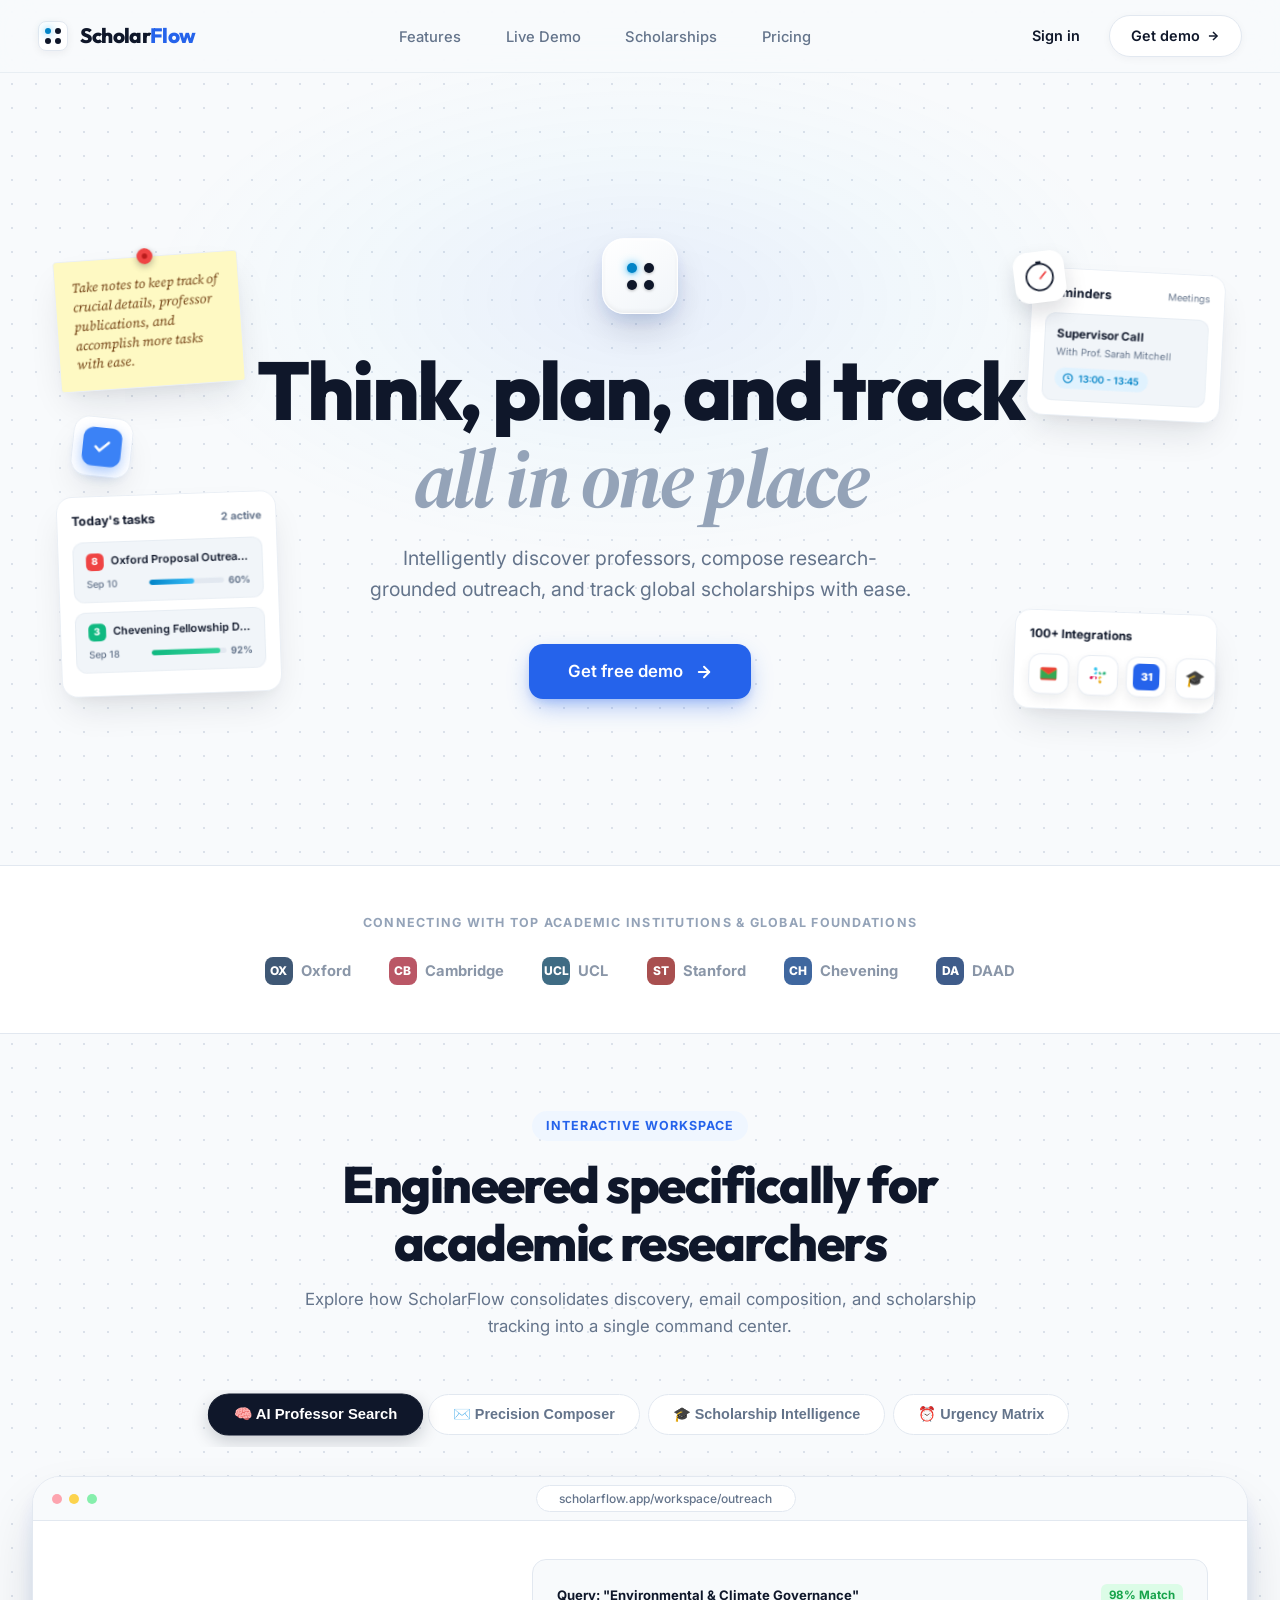
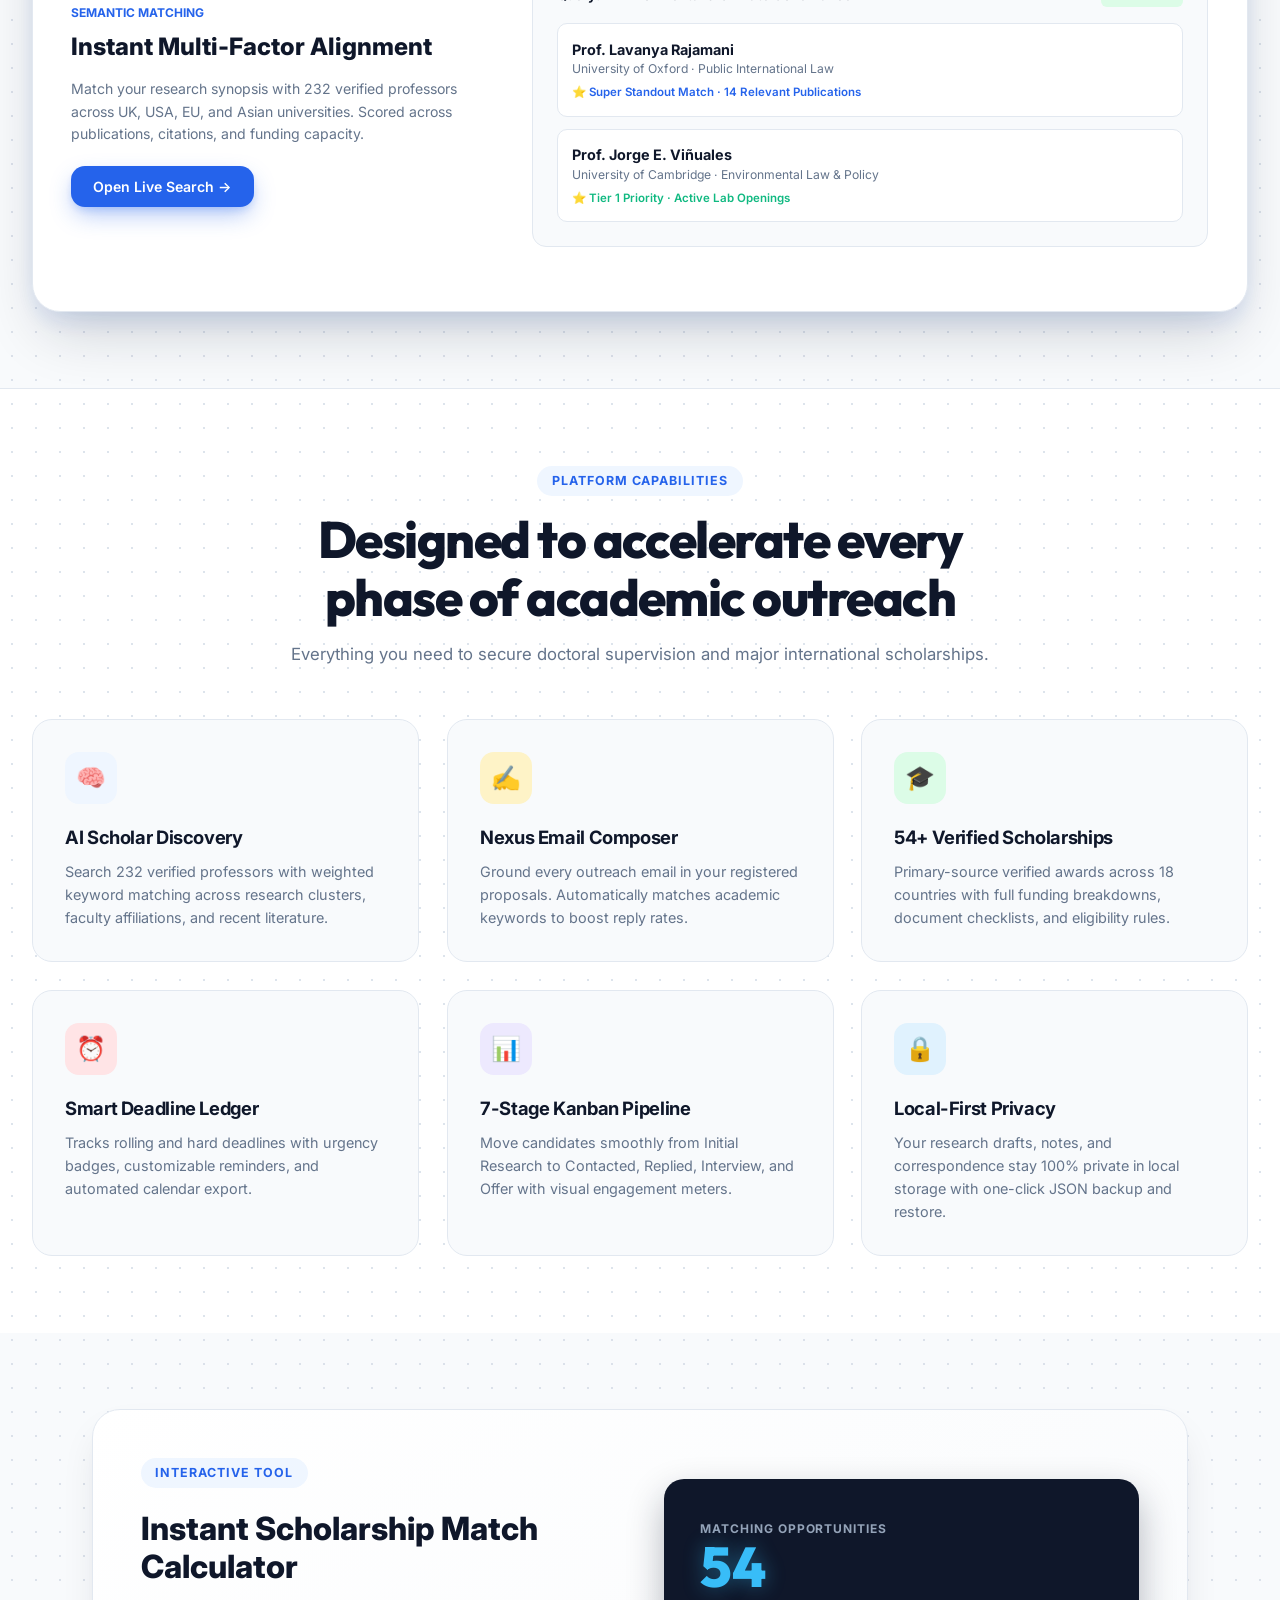
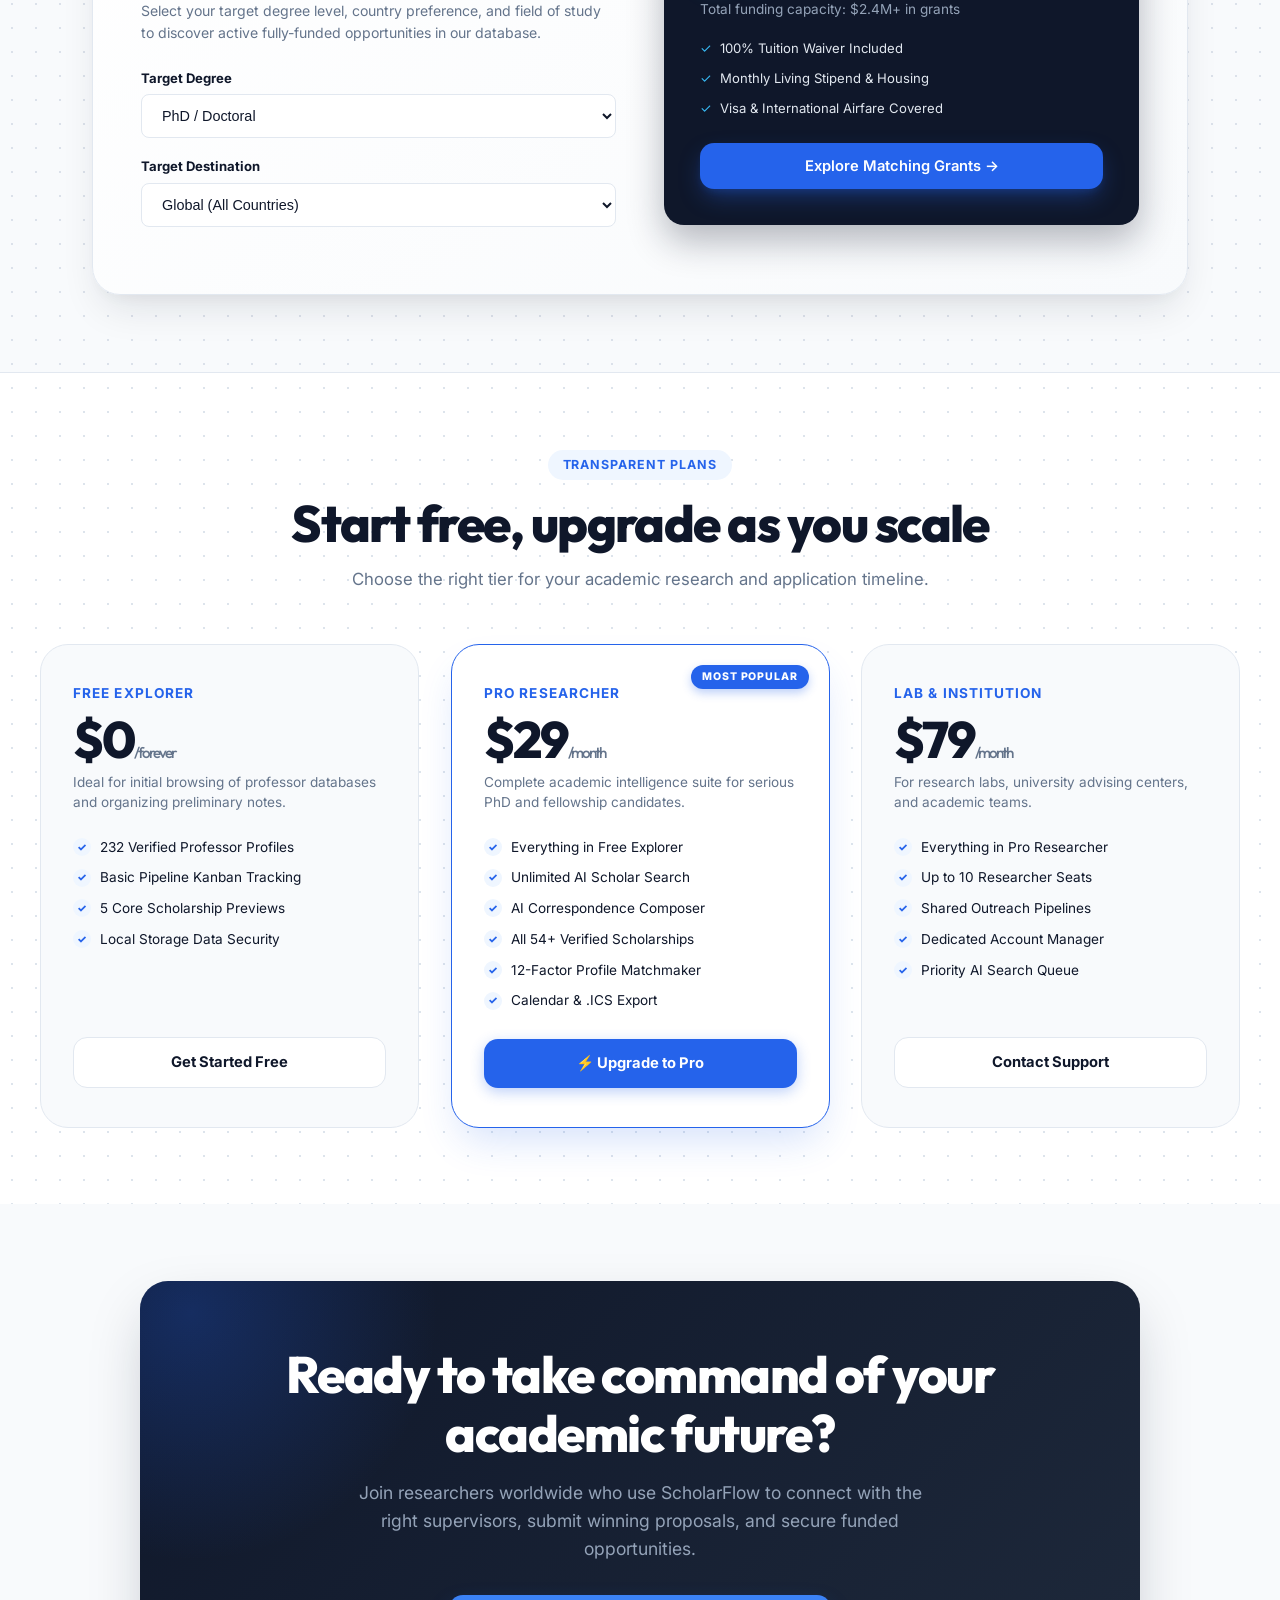
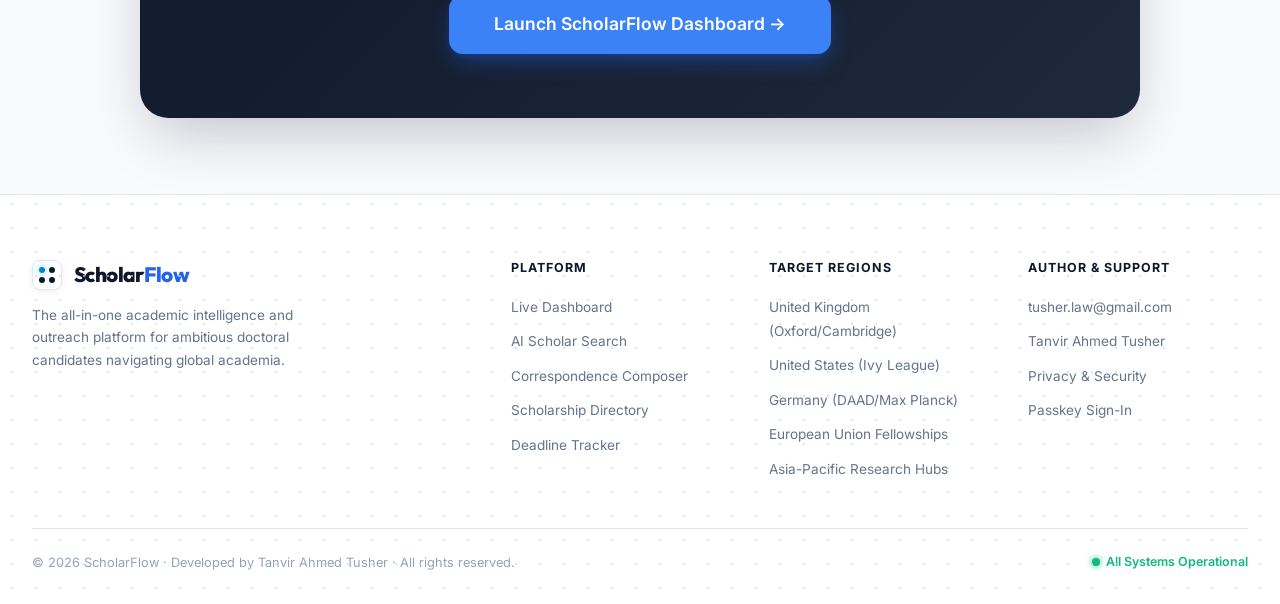
<file: landing.html>
<!DOCTYPE html>
<html lang="en">
<head>
  <meta charset="UTF-8">
  <meta name="viewport" content="width=device-width, initial-scale=1.0, maximum-scale=5.0, viewport-fit=cover">
  <title>ScholarFlow — Think, Plan, and Track Academic Outreach</title>
  <meta name="description" content="Intelligently discover professors, compose research-grounded outreach, track 54+ global scholarships, and manage PhD application deadlines in one cohesive ecosystem.">
  <meta name="theme-color" content="#2563EB">

  <!-- Favicon -->
  <link rel="icon" href="data:image/svg+xml,<svg xmlns=%22http://www.w3.org/2000/svg%22 viewBox=%220 0 100 100%22><rect width=%22100%22 height=%22100%22 rx=%2222%22 fill=%22%232563EB%22/><circle cx=%2235%22 cy=%2235%22 r=%2210%22 fill=%22%2338BDF8%22/><circle cx=%2265%22 cy=%2235%22 r=%2210%22 fill=%22white%22/><circle cx=%2235%22 cy=%2265%22 r=%2210%22 fill=%22white%22/><circle cx=%2265%22 cy=%2265%22 r=%2210%22 fill=%22white%22/></svg>">

  <!-- Google Fonts: Inter & Source Serif 4 & Outfit -->
  <link rel="preconnect" href="https://fonts.googleapis.com">
  <link rel="preconnect" href="https://fonts.gstatic.com" crossorigin>
  <link href="https://fonts.googleapis.com/css2?family=Inter:wght@300;400;500;600;700;800;900&family=Outfit:wght@400;500;600;700;800&family=Source+Serif+4:ital,opsz,wght@0,8..60,400;0,8..60,600;0,8..60,700;0,8..60,800;1,8..60,400;1,8..60,600&display=swap" rel="stylesheet">

  <style>
    /* ==========================================================================
       CHRONOTASK-INSPIRED 3D INTERACTIVE DESIGN SYSTEM
       ========================================================================== */
    *, *::before, *::after {
      box-sizing: border-box;
      margin: 0;
      padding: 0;
    }

    :root {
      --primary: #2563EB;
      --primary-hover: #1D4ED8;
      --primary-light: #EFF6FF;
      --primary-glow: rgba(37, 99, 235, 0.35);
      --cyan-dot: #0284C7;
      --cyan-bright: #38BDF8;

      --bg: #F8FAFC;
      --surface: #FFFFFF;
      --surface-subtle: #F1F5F9;
      --surface-hover: #F8FAFC;

      --border: #E2E8F0;
      --border-focus: #2563EB;
      --border-card: #EAEFF5;

      --text-main: #0F172A;
      --text-muted: #64748B;
      --text-light: #94A3B8;
      --text-subtle: #CBD5E1;

      --green: #10B981;
      --green-light: #ECFDF5;
      --amber: #F59E0B;
      --amber-light: #FEF3C7;
      --rose: #F43F5E;
      --rose-light: #FFE4E6;
      --purple: #8B5CF6;
      --purple-light: #F5F3FF;

      --shadow-sm: 0 2px 8px rgba(15, 23, 42, 0.04);
      --shadow-card: 0 10px 30px -5px rgba(15, 23, 42, 0.08), 0 4px 12px -2px rgba(15, 23, 42, 0.03);
      --shadow-float: 0 20px 40px -10px rgba(15, 23, 42, 0.12), 0 8px 16px -4px rgba(15, 23, 42, 0.04);
      --shadow-3d-deep: 0 28px 60px -12px rgba(15, 23, 42, 0.2), 0 12px 24px -6px rgba(37, 99, 235, 0.15);

      --radius-sm: 8px;
      --radius-md: 14px;
      --radius-lg: 20px;
      --radius-xl: 28px;
      --radius-full: 9999px;

      --font-sans: 'Inter', -apple-system, BlinkMacSystemFont, 'Segoe UI', Roboto, sans-serif;
      --font-display: 'Outfit', 'Inter', sans-serif;
      --font-serif: 'Source Serif 4', Georgia, serif;
    }

    html {
      scroll-behavior: smooth;
      -webkit-text-size-adjust: 100%;
    }

    body {
      font-family: var(--font-sans);
      background-color: var(--bg);
      color: var(--text-main);
      line-height: 1.5;
      -webkit-font-smoothing: antialiased;
      overflow-x: hidden;
      position: relative;
      perspective: 1200px;
    }

    /* Subtle Dot Matrix Canvas */
    .bg-dot-pattern {
      position: absolute;
      inset: 0;
      background-image: radial-gradient(circle, #CBD5E1 1.25px, transparent 1.25px);
      background-size: 24px 24px;
      opacity: 0.65;
      pointer-events: none;
      z-index: 0;
    }

    /* Ambient Soft Radial Lighting */
    .ambient-glow {
      position: absolute;
      top: 40px;
      left: 50%;
      transform: translateX(-50%);
      width: min(1000px, 90vw);
      height: 520px;
      background: radial-gradient(ellipse at center, rgba(37, 99, 235, 0.08) 0%, rgba(56, 189, 248, 0.03) 40%, transparent 70%);
      pointer-events: none;
      z-index: 0;
      animation: ambientPulse 8s ease-in-out infinite alternate;
    }

    @keyframes ambientPulse {
      0% { transform: translateX(-50%) scale(1); opacity: 0.7; }
      100% { transform: translateX(-50%) scale(1.1); opacity: 1; }
    }

    /* ==========================================================================
       3D TILT & ZOOM INTERACTIVE UTILITIES
       ========================================================================== */
    .tilt-3d {
      transform-style: preserve-3d;
      transition: transform 0.2s cubic-bezier(0.16, 1, 0.3, 1), box-shadow 0.2s ease;
      will-change: transform;
      position: relative;
    }

    .tilt-3d::after {
      content: '';
      position: absolute;
      inset: 0;
      border-radius: inherit;
      background: radial-gradient(circle at 50% 50%, rgba(255, 255, 255, 0.35) 0%, transparent 60%);
      opacity: 0;
      transition: opacity 0.3s ease;
      pointer-events: none;
      z-index: 10;
    }

    .tilt-3d:hover::after {
      opacity: 1;
    }

    /* Scroll 3D Reveal Animations */
    .reveal-3d {
      opacity: 0;
      transform: perspective(1000px) translateY(40px) scale(0.95) rotateX(4deg);
      transition: opacity 0.7s cubic-bezier(0.16, 1, 0.3, 1), transform 0.7s cubic-bezier(0.16, 1, 0.3, 1);
      will-change: opacity, transform;
    }

    .reveal-3d.in-view {
      opacity: 1;
      transform: perspective(1000px) translateY(0) scale(1) rotateX(0deg);
    }

    /* Zoom in keyframe on load */
    @keyframes zoomInScale {
      from {
        opacity: 0;
        transform: scale(0.9) translateY(24px);
      }
      to {
        opacity: 1;
        transform: scale(1) translateY(0);
      }
    }

    /* ==========================================================================
       TOP NAVIGATION BAR & MOBILE DRAWER
       ========================================================================== */
    .landing-nav {
      position: sticky;
      top: 0;
      z-index: 100;
      background: rgba(248, 250, 252, 0.9);
      backdrop-filter: blur(16px) saturate(180%);
      -webkit-backdrop-filter: blur(16px) saturate(180%);
      border-bottom: 1px solid rgba(226, 232, 240, 0.7);
      transition: all 0.3s ease;
    }

    .nav-container {
      max-width: 1400px;
      margin: 0 auto;
      padding: 0 clamp(1rem, 3vw, 2.5rem);
      height: clamp(64px, 8vh, 76px);
      display: flex;
      align-items: center;
      justify-content: space-between;
    }

    .nav-brand {
      display: flex;
      align-items: center;
      gap: 0.75rem;
      text-decoration: none;
      color: var(--text-main);
      transition: transform 0.3s ease;
    }

    .nav-brand:hover {
      transform: scale(1.03);
    }

    .brand-icon-matrix {
      display: grid;
      grid-template-columns: repeat(2, 6px);
      gap: 4px;
      padding: 6px;
      background: #FFFFFF;
      border-radius: 8px;
      box-shadow: 0 2px 8px rgba(15, 23, 42, 0.06);
      border: 1px solid var(--border);
      transition: transform 0.3s cubic-bezier(0.16, 1, 0.3, 1), box-shadow 0.3s ease;
    }

    .nav-brand:hover .brand-icon-matrix {
      transform: rotate(-10deg) scale(1.1);
      box-shadow: 0 4px 14px var(--primary-glow);
    }

    .matrix-dot {
      width: 6px;
      height: 6px;
      border-radius: 50%;
      background: #0F172A;
    }

    .matrix-dot.active {
      background: #0284C7;
      box-shadow: 0 0 8px #38BDF8;
      animation: pulseActiveDot 2s infinite;
    }

    @keyframes pulseActiveDot {
      0%, 100% { transform: scale(1); box-shadow: 0 0 6px #38BDF8; }
      50% { transform: scale(1.3); box-shadow: 0 0 12px #38BDF8; }
    }

    .brand-text {
      font-family: var(--font-display);
      font-size: clamp(1.15rem, 2vw, 1.3rem);
      font-weight: 800;
      letter-spacing: -0.03em;
      color: var(--text-main);
    }

    .brand-text span {
      color: var(--primary);
    }

    .nav-menu {
      display: flex;
      align-items: center;
      gap: clamp(1rem, 2vw, 2rem);
      list-style: none;
    }

    .nav-link {
      font-size: 0.92rem;
      font-weight: 500;
      color: var(--text-muted);
      text-decoration: none;
      transition: all 0.2s ease;
      padding: 0.4rem 0.6rem;
      border-radius: 8px;
      position: relative;
    }

    .nav-link:hover {
      color: var(--primary);
      background: var(--primary-light);
      transform: translateY(-1px);
    }

    .nav-actions {
      display: flex;
      align-items: center;
      gap: 0.75rem;
    }

    .nav-signin-btn {
      font-size: 0.9rem;
      font-weight: 600;
      color: var(--text-main);
      text-decoration: none;
      padding: 0.55rem 1.1rem;
      border-radius: var(--radius-full);
      transition: all 0.2s ease;
    }

    .nav-signin-btn:hover {
      background: var(--surface-subtle);
      color: var(--primary);
      transform: translateY(-1px);
    }

    .nav-cta-btn {
      font-size: 0.9rem;
      font-weight: 600;
      color: var(--text-main);
      background: var(--surface);
      border: 1.5px solid var(--border);
      padding: 0.55rem 1.3rem;
      border-radius: var(--radius-full);
      text-decoration: none;
      box-shadow: var(--shadow-sm);
      transition: all 0.25s cubic-bezier(0.16, 1, 0.3, 1);
      display: inline-flex;
      align-items: center;
      gap: 0.35rem;
    }

    .nav-cta-btn:hover {
      border-color: var(--primary);
      color: var(--primary);
      background: var(--primary-light);
      transform: translateY(-2px) scale(1.02);
      box-shadow: 0 6px 18px var(--primary-glow);
    }

    .mobile-menu-toggle {
      display: none;
      background: none;
      border: none;
      width: 40px;
      height: 40px;
      border-radius: 8px;
      cursor: pointer;
      align-items: center;
      justify-content: center;
      color: var(--text-main);
    }

    .mobile-nav-drawer {
      position: fixed;
      top: 64px;
      left: 0;
      right: 0;
      background: rgba(255, 255, 255, 0.96);
      backdrop-filter: blur(20px);
      -webkit-backdrop-filter: blur(20px);
      border-bottom: 1px solid var(--border);
      padding: 1.5rem;
      display: flex;
      flex-direction: column;
      gap: 1rem;
      transform: translateY(-120%);
      opacity: 0;
      visibility: hidden;
      transition: all 0.35s cubic-bezier(0.16, 1, 0.3, 1);
      z-index: 99;
      box-shadow: 0 20px 40px rgba(15, 23, 42, 0.1);
    }

    .mobile-nav-drawer.open {
      transform: translateY(0);
      opacity: 1;
      visibility: visible;
    }

    .mobile-nav-link {
      font-size: 1.05rem;
      font-weight: 600;
      color: var(--text-main);
      text-decoration: none;
      padding: 0.6rem 0;
      border-bottom: 1px solid rgba(226, 232, 240, 0.5);
    }

    .mobile-nav-actions {
      display: flex;
      flex-direction: column;
      gap: 0.75rem;
      margin-top: 0.5rem;
    }

    /* ==========================================================================
       HERO SECTION WITH 3D SPATIAL CANVAS
       ========================================================================== */
    .hero-section {
      position: relative;
      padding: clamp(2.5rem, 6vw, 5rem) clamp(1rem, 3vw, 2rem) clamp(3rem, 6vw, 6rem);
      min-height: clamp(660px, 88vh, 940px);
      display: flex;
      align-items: center;
      justify-content: center;
      z-index: 1;
      overflow: visible;
      perspective: 1200px;
    }

    .hero-canvas {
      max-width: 1320px;
      width: 100%;
      margin: 0 auto;
      position: relative;
      text-align: center;
      display: flex;
      flex-direction: column;
      align-items: center;
      transform-style: preserve-3d;
      animation: zoomInScale 0.8s cubic-bezier(0.16, 1, 0.3, 1) both;
    }

    /* 3D Center App Tile with 360 Spin on Click */
    .hero-3d-tile {
      width: clamp(58px, 8vw, 76px);
      height: clamp(58px, 8vw, 76px);
      background: linear-gradient(145deg, #FFFFFF, #F1F5F9);
      border-radius: clamp(16px, 2vw, 22px);
      box-shadow: 
        0 18px 36px -6px rgba(15, 23, 42, 0.18),
        0 8px 16px -2px rgba(37, 99, 235, 0.12),
        inset 0 1px 2px rgba(255, 255, 255, 0.95),
        inset 0 -2px 4px rgba(0, 0, 0, 0.05);
      border: 1px solid rgba(255, 255, 255, 0.8);
      display: flex;
      align-items: center;
      justify-content: center;
      margin-bottom: clamp(1.2rem, 3vw, 2rem);
      cursor: pointer;
      position: relative;
      transform-style: preserve-3d;
      transition: transform 0.5s cubic-bezier(0.16, 1, 0.3, 1), box-shadow 0.3s ease;
      animation: floatCenterTile 5s ease-in-out infinite;
    }

    .hero-3d-tile:hover {
      transform: translateY(-8px) scale(1.12) rotateX(10deg) rotateY(-10deg);
      box-shadow: 0 24px 48px -6px rgba(37, 99, 235, 0.3);
    }

    .hero-3d-tile.flipped {
      animation: spinDice3D 0.8s cubic-bezier(0.16, 1, 0.3, 1) forwards;
    }

    @keyframes spinDice3D {
      0% { transform: scale(1) rotateY(0deg) rotateX(0deg); }
      50% { transform: scale(1.25) rotateY(180deg) rotateX(20deg) translateY(-20px); }
      100% { transform: scale(1) rotateY(360deg) rotateX(0deg); }
    }

    @keyframes floatCenterTile {
      0%, 100% { transform: translateY(0) scale(1); }
      50% { transform: translateY(-10px) scale(1.03); }
    }

    .hero-3d-matrix {
      display: grid;
      grid-template-columns: repeat(2, 10px);
      gap: 7px;
    }

    .hero-3d-matrix .dot {
      width: 10px;
      height: 10px;
      border-radius: 50%;
      background: #0F172A;
      box-shadow: 0 1px 3px rgba(0,0,0,0.25);
    }

    .hero-3d-matrix .dot.active {
      background: #0284C7;
      box-shadow: 0 0 10px #38BDF8, 0 1px 3px rgba(2, 132, 199, 0.4);
    }

    /* Hero Typography */
    .hero-headline {
      font-family: var(--font-display);
      font-size: clamp(2.4rem, 6.4vw, 5.2rem);
      font-weight: 800;
      line-height: 1.08;
      letter-spacing: -0.035em;
      margin-bottom: 1.25rem;
      max-width: 900px;
      transform: translateZ(20px);
    }

    .hero-headline .title-dark {
      color: #0F172A;
      display: block;
      transition: transform 0.3s ease;
    }

    .hero-headline .title-light {
      color: #94A3B8;
      font-weight: 700;
      display: block;
      font-family: var(--font-serif);
      font-style: italic;
    }

    .hero-description {
      font-size: clamp(0.98rem, 1.8vw, 1.22rem);
      color: var(--text-muted);
      max-width: 560px;
      margin: 0 auto clamp(1.75rem, 3vw, 2.5rem);
      line-height: 1.6;
      padding: 0 0.5rem;
      transform: translateZ(10px);
    }

    .hero-cta-btn {
      display: inline-flex;
      align-items: center;
      justify-content: center;
      gap: 0.75rem;
      background: #2563EB;
      color: #FFFFFF;
      font-size: clamp(0.95rem, 1.5vw, 1.05rem);
      font-weight: 600;
      padding: clamp(0.85rem, 1.5vw, 0.95rem) clamp(1.8rem, 3vw, 2.4rem);
      border-radius: var(--radius-md);
      text-decoration: none;
      box-shadow: 0 10px 24px -4px rgba(37, 99, 235, 0.4), 0 4px 8px -2px rgba(37, 99, 235, 0.2);
      transition: all 0.3s cubic-bezier(0.16, 1, 0.3, 1);
      position: relative;
      overflow: hidden;
      transform: translateZ(30px);
    }

    .hero-cta-btn::before {
      content: '';
      position: absolute;
      top: 0;
      left: -100%;
      width: 100%;
      height: 100%;
      background: linear-gradient(90deg, transparent, rgba(255, 255, 255, 0.25), transparent);
      transition: left 0.6s ease;
    }

    .hero-cta-btn:hover::before {
      left: 100%;
    }

    .hero-cta-btn:hover {
      background: #1D4ED8;
      transform: translateZ(40px) translateY(-3px) scale(1.03);
      box-shadow: 0 18px 36px -4px rgba(37, 99, 235, 0.55), 0 0 20px rgba(56, 189, 248, 0.4);
    }

    .hero-cta-btn:active {
      transform: translateZ(30px) translateY(0) scale(0.98);
    }

    /* ==========================================================================
       SURROUNDING FLOATING 3D CARDS (DESKTOP & TABLETS)
       ========================================================================== */
    .float-card-common {
      position: absolute;
      background: #FFFFFF;
      border: 1px solid var(--border-card);
      box-shadow: var(--shadow-float);
      z-index: 3;
      transform-style: preserve-3d;
      transition: transform 0.35s cubic-bezier(0.16, 1, 0.3, 1), box-shadow 0.35s ease, filter 0.35s ease;
      cursor: pointer;
    }

    .float-card-common:hover {
      z-index: 20;
      box-shadow: var(--shadow-3d-deep);
      filter: drop-shadow(0 0 16px rgba(37, 99, 235, 0.12));
    }

    /* 1. TOP-LEFT: Yellow Sticky Note */
    .float-widget-sticky {
      top: 2%;
      left: 1%;
      width: 245px;
      background: #FEF9C3;
      padding: 1.6rem 1.4rem 1.4rem;
      border-radius: 4px;
      transform: rotate(-5deg) translateZ(20px);
      animation: floatSticky 7s ease-in-out infinite;
    }

    .float-widget-sticky:hover {
      transform: rotate(0deg) scale(1.08) translateZ(40px) !important;
    }

    @keyframes floatSticky {
      0%, 100% { transform: translateY(0) rotate(-5deg) translateZ(20px); }
      50% { transform: translateY(-12px) rotate(-3deg) translateZ(25px); }
    }

    .pushpin-icon {
      position: absolute;
      top: -10px;
      left: 50%;
      transform: translateX(-50%);
      width: 18px;
      height: 18px;
      background: #EF4444;
      border-radius: 50%;
      box-shadow: 0 3px 8px rgba(0,0,0,0.3);
      transition: transform 0.3s ease;
    }

    .float-widget-sticky:hover .pushpin-icon {
      transform: translateX(-50%) translateY(-2px) scale(1.15);
    }

    .pushpin-icon::after {
      content: '';
      position: absolute;
      top: 50%;
      left: 50%;
      transform: translate(-50%, -50%);
      width: 6px;
      height: 6px;
      background: #B91C1C;
      border-radius: 50%;
    }

    .sticky-note-text {
      font-family: var(--font-serif);
      font-style: italic;
      font-size: 0.94rem;
      line-height: 1.45;
      color: #713F12;
      text-align: left;
    }

    /* 2. MIDDLE-LEFT: Checkmark 3D Tile */
    .float-widget-check {
      top: 38%;
      left: 3%;
      width: 78px;
      height: 78px;
      border-radius: 18px;
      display: flex;
      align-items: center;
      justify-content: center;
      transform: rotate(6deg) translateZ(15px);
      animation: floatCheck 6.5s ease-in-out infinite 1s;
    }

    .float-widget-check:hover {
      transform: rotate(0deg) scale(1.15) translateZ(45px) !important;
    }

    @keyframes floatCheck {
      0%, 100% { transform: translateY(0) rotate(6deg) translateZ(15px); }
      50% { transform: translateY(-14px) rotate(9deg) translateZ(30px); }
    }

    .check-inner-box {
      width: 44px;
      height: 44px;
      background: #3B82F6;
      border-radius: 12px;
      display: flex;
      align-items: center;
      justify-content: center;
      color: #FFFFFF;
      box-shadow: 0 6px 16px rgba(59, 130, 246, 0.45);
      transition: transform 0.3s cubic-bezier(0.16, 1, 0.3, 1);
    }

    .float-widget-check:hover .check-inner-box {
      transform: scale(1.1) rotate(6deg);
    }

    /* 3. BOTTOM-LEFT: Today's Tasks */
    .float-widget-tasks {
      bottom: -2%;
      left: 1%;
      width: 285px;
      border-radius: 18px;
      padding: 1.25rem 1.4rem;
      text-align: left;
      transform: rotate(-2deg) translateZ(25px);
      animation: floatTasks 8s ease-in-out infinite 0.5s;
    }

    .float-widget-tasks:hover {
      transform: rotate(0deg) scale(1.06) translateZ(50px) !important;
    }

    @keyframes floatTasks {
      0%, 100% { transform: translateY(0) rotate(-2deg) translateZ(25px); }
      50% { transform: translateY(-12px) rotate(-1deg) translateZ(35px); }
    }

    .tab-folder-header {
      font-size: 0.88rem;
      font-weight: 700;
      color: var(--text-main);
      margin-bottom: 0.85rem;
      display: flex;
      align-items: center;
      justify-content: space-between;
    }

    .task-item-row {
      background: var(--surface-subtle);
      border-radius: 12px;
      padding: 0.75rem 0.85rem;
      margin-bottom: 0.65rem;
      border: 1px solid rgba(226, 232, 240, 0.6);
      transition: transform 0.2s ease, background 0.2s ease;
    }

    .task-item-row:hover {
      background: #EFF6FF;
      transform: translateX(3px);
    }

    .task-title-wrap {
      display: flex;
      align-items: center;
      gap: 0.5rem;
      margin-bottom: 0.45rem;
    }

    .task-num-badge {
      width: 20px;
      height: 20px;
      border-radius: 6px;
      font-size: 0.7rem;
      font-weight: 800;
      display: flex;
      align-items: center;
      justify-content: center;
      color: #FFFFFF;
    }

    .task-num-badge.red { background: #EF4444; }
    .task-num-badge.green { background: #10B981; }

    .task-name-text {
      font-size: 0.78rem;
      font-weight: 600;
      color: var(--text-main);
      flex: 1;
      white-space: nowrap;
      overflow: hidden;
      text-overflow: ellipsis;
    }

    .task-meta-row {
      display: flex;
      align-items: center;
      justify-content: space-between;
    }

    .task-date-text {
      font-size: 0.68rem;
      color: var(--text-muted);
      font-weight: 500;
    }

    .task-progress-bar-wrap {
      width: 85px;
      height: 6px;
      background: #E2E8F0;
      border-radius: 3px;
      overflow: hidden;
    }

    .task-progress-fill {
      height: 100%;
      border-radius: 3px;
      background: linear-gradient(90deg, #0284C7, #38BDF8);
      transition: width 1s ease;
    }

    .task-percent-text {
      font-size: 0.68rem;
      font-weight: 700;
      color: var(--text-muted);
      margin-left: 0.35rem;
    }

    /* 4. TOP-RIGHT: Stopwatch & Reminders */
    .float-widget-reminders {
      top: 5%;
      right: 1%;
      width: 255px;
      border-radius: 18px;
      padding: 1.25rem 1.4rem;
      text-align: left;
      transform: rotate(4deg) translateZ(20px);
      animation: floatReminders 7s ease-in-out infinite 1.5s;
    }

    .float-widget-reminders:hover {
      transform: rotate(0deg) scale(1.06) translateZ(45px) !important;
    }

    @keyframes floatReminders {
      0%, 100% { transform: translateY(0) rotate(4deg) translateZ(20px); }
      50% { transform: translateY(-14px) rotate(2deg) translateZ(30px); }
    }

    .stopwatch-3d-tile {
      position: absolute;
      top: -18px;
      left: -22px;
      width: 58px;
      height: 58px;
      background: #FFFFFF;
      border-radius: 16px;
      box-shadow: 0 12px 24px rgba(15, 23, 42, 0.14);
      display: flex;
      align-items: center;
      justify-content: center;
      transform: rotate(-10deg);
      transition: transform 0.3s ease;
    }

    .float-widget-reminders:hover .stopwatch-3d-tile {
      transform: rotate(0deg) scale(1.15);
    }

    .stopwatch-icon-wrap {
      width: 32px;
      height: 32px;
      border: 2px solid #0F172A;
      border-radius: 50%;
      position: relative;
      display: flex;
      align-items: center;
      justify-content: center;
    }

    .stopwatch-icon-wrap::before {
      content: '';
      position: absolute;
      top: -4px;
      width: 6px;
      height: 2px;
      background: #0F172A;
    }

    .stopwatch-hand {
      width: 1.5px;
      height: 11px;
      background: #EF4444;
      position: absolute;
      top: 5px;
      transform-origin: bottom center;
      transform: rotate(45deg);
      animation: tickTock 2s infinite linear;
    }

    @keyframes tickTock {
      from { transform: rotate(0deg); }
      to { transform: rotate(360deg); }
    }

    .reminders-category-tab {
      display: flex;
      align-items: center;
      justify-content: space-between;
      margin-bottom: 0.8rem;
    }

    .reminders-title {
      font-size: 0.88rem;
      font-weight: 700;
      color: var(--text-main);
    }

    .reminders-sub {
      font-size: 0.68rem;
      color: var(--text-muted);
    }

    .meeting-card-box {
      background: var(--surface-subtle);
      border-radius: 12px;
      padding: 0.8rem;
      border: 1px solid rgba(226, 232, 240, 0.6);
    }

    .meeting-title-bold {
      font-size: 0.82rem;
      font-weight: 700;
      color: var(--text-main);
      margin-bottom: 0.15rem;
    }

    .meeting-desc-sub {
      font-size: 0.7rem;
      color: var(--text-muted);
      margin-bottom: 0.6rem;
    }

    .meeting-time-pill {
      display: inline-flex;
      align-items: center;
      gap: 0.35rem;
      background: #E0F2FE;
      color: #0284C7;
      padding: 0.25rem 0.6rem;
      border-radius: var(--radius-full);
      font-size: 0.68rem;
      font-weight: 600;
    }

    /* 5. BOTTOM-RIGHT: 100+ Integrations */
    .float-widget-integrations {
      bottom: -4%;
      right: 1.5%;
      width: 265px;
      border-radius: 18px;
      padding: 1.15rem 1.35rem;
      text-align: left;
      transform: rotate(2deg) translateZ(15px);
      animation: floatIntegrations 8.5s ease-in-out infinite 1s;
    }

    .float-widget-integrations:hover {
      transform: rotate(0deg) scale(1.06) translateZ(45px) !important;
    }

    @keyframes floatIntegrations {
      0%, 100% { transform: translateY(0) rotate(2deg) translateZ(15px); }
      50% { transform: translateY(-12px) rotate(0deg) translateZ(25px); }
    }

    .integrations-label {
      font-size: 0.85rem;
      font-weight: 700;
      color: var(--text-main);
      margin-bottom: 0.8rem;
    }

    .integrations-icons-grid {
      display: flex;
      align-items: center;
      gap: 0.6rem;
    }

    .app-icon-tile {
      width: 46px;
      height: 46px;
      border-radius: 14px;
      background: #FFFFFF;
      box-shadow: 0 6px 14px rgba(15, 23, 42, 0.08);
      border: 1px solid rgba(226, 232, 240, 0.8);
      display: flex;
      align-items: center;
      justify-content: center;
      transition: transform 0.25s cubic-bezier(0.16, 1, 0.3, 1), box-shadow 0.25s ease;
      flex-shrink: 0;
    }

    .app-icon-tile:hover {
      transform: translateY(-5px) scale(1.15) rotate(4deg);
      box-shadow: 0 10px 20px rgba(37, 99, 235, 0.2);
    }

    /* Mobile / Tablet Horizontal Carousel Container */
    .mobile-cards-preview-strip {
      display: none;
      width: 100%;
      margin-top: 2.5rem;
      overflow-x: auto;
      padding: 1rem 0.5rem 1.5rem;
      gap: 1rem;
      scroll-snap-type: x mandatory;
      -webkit-overflow-scrolling: touch;
      scrollbar-width: none;
    }

    .mobile-cards-preview-strip::-webkit-scrollbar {
      display: none;
    }

    .mobile-preview-item {
      flex: 0 0 260px;
      scroll-snap-align: center;
      background: #FFFFFF;
      border-radius: 16px;
      padding: 1.25rem;
      border: 1px solid var(--border);
      box-shadow: var(--shadow-card);
      text-align: left;
      transition: transform 0.3s ease;
    }

    .mobile-preview-item:active {
      transform: scale(0.97);
    }

    /* ==========================================================================
       PROOF SECTION / UNIVERSITY LOGOS
       ========================================================================== */
    .proof-section {
      padding: clamp(2rem, 4vw, 3rem) clamp(1rem, 3vw, 2rem);
      border-top: 1px solid var(--border);
      border-bottom: 1px solid var(--border);
      background: var(--surface);
      position: relative;
      z-index: 2;
    }

    .proof-container {
      max-width: 1200px;
      margin: 0 auto;
      text-align: center;
    }

    .proof-heading {
      font-size: 0.78rem;
      font-weight: 700;
      text-transform: uppercase;
      letter-spacing: 0.1em;
      color: var(--text-light);
      margin-bottom: 1.5rem;
    }

    .proof-logos-wrap {
      display: flex;
      align-items: center;
      justify-content: center;
      gap: clamp(1.25rem, 3vw, 3rem);
      flex-wrap: wrap;
    }

    .uni-pill-logo {
      display: flex;
      align-items: center;
      gap: 0.5rem;
      font-size: clamp(0.82rem, 1.5vw, 0.92rem);
      font-weight: 700;
      color: var(--text-muted);
      opacity: 0.75;
      transition: all 0.25s ease;
      cursor: pointer;
    }

    .uni-pill-logo:hover {
      opacity: 1;
      color: var(--text-main);
      transform: translateY(-3px) scale(1.05);
    }

    .uni-badge-circle {
      width: 28px;
      height: 28px;
      border-radius: 8px;
      display: flex;
      align-items: center;
      justify-content: center;
      font-size: 0.75rem;
      font-weight: 800;
      color: #FFFFFF;
      flex-shrink: 0;
      transition: transform 0.3s ease;
    }

    .uni-pill-logo:hover .uni-badge-circle {
      transform: rotate(10deg);
    }

    /* ==========================================================================
       INTERACTIVE PRODUCT SHOWCASE SECTION WITH 3D TILT
       ========================================================================== */
    .showcase-section {
      padding: clamp(3.5rem, 6vw, 6rem) clamp(1rem, 3vw, 2rem);
      max-width: 1320px;
      margin: 0 auto;
      position: relative;
      z-index: 2;
    }

    .section-header-center {
      text-align: center;
      max-width: 720px;
      margin: 0 auto clamp(2rem, 4vw, 3.5rem);
    }

    .section-pill-badge {
      display: inline-flex;
      align-items: center;
      gap: 0.4rem;
      background: var(--primary-light);
      color: var(--primary);
      font-size: 0.78rem;
      font-weight: 700;
      text-transform: uppercase;
      letter-spacing: 0.08em;
      padding: 0.35rem 0.9rem;
      border-radius: var(--radius-full);
      margin-bottom: 0.85rem;
    }

    .section-title-large {
      font-family: var(--font-display);
      font-size: clamp(1.85rem, 4vw, 3.2rem);
      font-weight: 800;
      letter-spacing: -0.03em;
      color: var(--text-main);
      line-height: 1.15;
      margin-bottom: 0.85rem;
    }

    .section-desc-muted {
      font-size: clamp(0.92rem, 1.6vw, 1.05rem);
      color: var(--text-muted);
      line-height: 1.6;
    }

    .showcase-tabs-nav {
      display: flex;
      align-items: center;
      justify-content: center;
      gap: 0.5rem;
      margin-bottom: 1.75rem;
      overflow-x: auto;
      padding: 0.25rem 0.5rem 0.75rem;
      -webkit-overflow-scrolling: touch;
      scrollbar-width: none;
    }

    .showcase-tabs-nav::-webkit-scrollbar {
      display: none;
    }

    .showcase-tab-btn {
      padding: clamp(0.55rem, 1.2vw, 0.7rem) clamp(1.1rem, 2vw, 1.5rem);
      border-radius: var(--radius-full);
      background: var(--surface);
      border: 1.5px solid var(--border);
      font-size: 0.9rem;
      font-weight: 600;
      color: var(--text-muted);
      cursor: pointer;
      transition: all 0.25s cubic-bezier(0.16, 1, 0.3, 1);
      white-space: nowrap;
      flex-shrink: 0;
    }

    .showcase-tab-btn:hover {
      border-color: var(--primary);
      color: var(--primary);
      transform: translateY(-2px);
    }

    .showcase-tab-btn.active {
      background: var(--text-main);
      color: #FFFFFF;
      border-color: var(--text-main);
      box-shadow: 0 6px 18px rgba(15, 23, 42, 0.2);
      transform: scale(1.03);
    }

    /* Mockup Frame with 3D Elevation */
    .showcase-stage-mockup {
      background: #FFFFFF;
      border-radius: clamp(16px, 2.5vw, var(--radius-xl));
      border: 1.5px solid var(--border);
      box-shadow: var(--shadow-3d-deep);
      overflow: hidden;
      transform-style: preserve-3d;
      transition: transform 0.3s ease, box-shadow 0.3s ease;
    }

    .mockup-window-bar {
      height: 44px;
      background: #F8FAFC;
      border-bottom: 1px solid var(--border);
      display: flex;
      align-items: center;
      padding: 0 1.2rem;
      gap: 0.45rem;
    }

    .window-dot {
      width: 10px;
      height: 10px;
      border-radius: 50%;
    }
    .window-dot.r { background: #FDA4AF; }
    .window-dot.y { background: #FCD34D; }
    .window-dot.g { background: #86EFAC; }

    .window-url-pill {
      margin: 0 auto;
      background: #FFFFFF;
      border: 1px solid var(--border);
      border-radius: var(--radius-full);
      padding: 0.2rem 1.4rem;
      font-size: 0.75rem;
      color: var(--text-muted);
      font-weight: 500;
    }

    .mockup-content-body {
      padding: clamp(1.2rem, 3vw, 2.4rem);
      min-height: 390px;
    }

    .tab-content-panel {
      display: none;
      animation: fadeInPanel 0.4s cubic-bezier(0.16, 1, 0.3, 1) both;
    }

    .tab-content-panel.active {
      display: block;
    }

    @keyframes fadeInPanel {
      from { opacity: 0; transform: translateY(12px) scale(0.98); }
      to { opacity: 1; transform: translateY(0) scale(1); }
    }

    .showcase-grid-layout {
      display: grid;
      grid-template-columns: 1fr 1.6fr;
      gap: clamp(1.5rem, 3vw, 2.5rem);
      align-items: center;
    }

    /* ==========================================================================
       FEATURES 6-CARD GRID WITH 3D HOVER LIFT
       ========================================================================== */
    .features-grid-section {
      padding: clamp(3.5rem, 6vw, 5.5rem) clamp(1rem, 3vw, 2rem);
      background: var(--surface);
      border-top: 1px solid var(--border);
    }

    .features-container {
      max-width: 1280px;
      margin: 0 auto;
    }

    .grid-3col {
      display: grid;
      grid-template-columns: repeat(auto-fit, minmax(min(100%, 320px), 1fr));
      gap: clamp(1rem, 2.5vw, 1.75rem);
      margin-top: clamp(2rem, 4vw, 3.5rem);
    }

    .feature-clean-card {
      background: var(--bg);
      border: 1.5px solid var(--border);
      border-radius: var(--radius-lg);
      padding: clamp(1.5rem, 2.5vw, 2rem);
      transition: all 0.3s cubic-bezier(0.16, 1, 0.3, 1);
      display: flex;
      flex-direction: column;
      transform-style: preserve-3d;
    }

    .feature-clean-card:hover {
      transform: translateY(-8px) scale(1.02);
      background: #FFFFFF;
      box-shadow: var(--shadow-3d-deep);
      border-color: rgba(37, 99, 235, 0.4);
    }

    .f-icon-box {
      width: 52px;
      height: 52px;
      border-radius: 14px;
      display: flex;
      align-items: center;
      justify-content: center;
      font-size: 1.5rem;
      margin-bottom: 1.25rem;
      transition: transform 0.3s cubic-bezier(0.16, 1, 0.3, 1);
    }

    .feature-clean-card:hover .f-icon-box {
      transform: scale(1.15) rotate(6deg) translateZ(15px);
    }

    .f-card-title {
      font-size: 1.15rem;
      font-weight: 700;
      color: var(--text-main);
      margin-bottom: 0.5rem;
      letter-spacing: -0.02em;
    }

    .f-card-desc {
      font-size: 0.9rem;
      color: var(--text-muted);
      line-height: 1.6;
      flex: 1;
    }

    /* ==========================================================================
       INTERACTIVE SCHOLARSHIP CALCULATOR
       ========================================================================== */
    .demo-widget-section {
      padding: clamp(3.5rem, 6vw, 6rem) clamp(1rem, 3vw, 2rem);
      max-width: 1160px;
      margin: 0 auto;
    }

    .demo-calc-card {
      background: linear-gradient(145deg, #FFFFFF, #F8FAFC);
      border: 1.5px solid var(--border);
      border-radius: clamp(16px, 2.5vw, var(--radius-xl));
      padding: clamp(1.5rem, 4vw, 3rem);
      box-shadow: var(--shadow-float);
      transform-style: preserve-3d;
    }

    .calc-grid {
      display: grid;
      grid-template-columns: 1fr 1fr;
      gap: clamp(1.5rem, 4vw, 3rem);
      align-items: center;
    }

    .calc-input-group {
      margin-bottom: 1.2rem;
    }

    .calc-label {
      display: block;
      font-size: 0.82rem;
      font-weight: 700;
      color: var(--text-main);
      margin-bottom: 0.35rem;
    }

    .calc-select {
      width: 100%;
      padding: 0.75rem 1rem;
      border-radius: var(--radius-sm);
      border: 1.5px solid var(--border);
      background: #FFFFFF;
      font-size: 0.9rem;
      color: var(--text-main);
      outline: none;
      transition: all 0.2s ease;
    }

    .calc-select:focus {
      border-color: var(--primary);
      box-shadow: 0 0 0 3px var(--primary-glow);
    }

    .calc-result-box {
      background: var(--text-main);
      color: #FFFFFF;
      border-radius: var(--radius-lg);
      padding: clamp(1.5rem, 3vw, 2.25rem);
      box-shadow: 0 16px 36px rgba(15, 23, 42, 0.3);
      transition: transform 0.3s ease;
    }

    .calc-result-box:hover {
      transform: scale(1.02) translateZ(20px);
    }

    .calc-result-val {
      font-family: var(--font-display);
      font-size: clamp(2.5rem, 5vw, 3.5rem);
      font-weight: 800;
      color: #38BDF8;
      line-height: 1;
      margin-bottom: 0.25rem;
      text-shadow: 0 0 20px rgba(56, 189, 248, 0.4);
    }

    .calc-result-sub {
      font-size: 0.85rem;
      color: #94A3B8;
      margin-bottom: 1.25rem;
    }

    .calc-result-items {
      list-style: none;
      display: flex;
      flex-direction: column;
      gap: 0.65rem;
    }

    .calc-result-items li {
      font-size: 0.82rem;
      color: #E2E8F0;
      display: flex;
      align-items: center;
      gap: 0.5rem;
    }

    /* ==========================================================================
       PRICING TIERS WITH 3D HOVER ELEVATION
       ========================================================================== */
    .pricing-section {
      padding: clamp(3.5rem, 6vw, 6rem) clamp(1rem, 3vw, 2rem);
      background: var(--surface);
      border-top: 1px solid var(--border);
    }

    .pricing-container {
      max-width: 1200px;
      margin: 0 auto;
    }

    .pricing-cards-grid {
      display: grid;
      grid-template-columns: repeat(auto-fit, minmax(min(100%, 290px), 1fr));
      gap: clamp(1.25rem, 2.5vw, 2rem);
      margin-top: clamp(2rem, 4vw, 3.5rem);
    }

    .pricing-box {
      background: var(--bg);
      border: 1.5px solid var(--border);
      border-radius: var(--radius-xl);
      padding: clamp(1.75rem, 3vw, 2.5rem) clamp(1.25rem, 2.5vw, 2rem);
      display: flex;
      flex-direction: column;
      transition: all 0.35s cubic-bezier(0.16, 1, 0.3, 1);
      position: relative;
      transform-style: preserve-3d;
    }

    .pricing-box:hover {
      transform: translateY(-10px) scale(1.03);
      box-shadow: var(--shadow-3d-deep);
    }

    .pricing-box.featured {
      background: #FFFFFF;
      border-color: #2563EB;
      box-shadow: 0 20px 40px -10px rgba(37, 99, 235, 0.2);
    }

    .pricing-box.featured:hover {
      box-shadow: 0 30px 60px -10px rgba(37, 99, 235, 0.35);
    }

    .featured-ribbon {
      position: absolute;
      top: 1.25rem;
      right: 1.25rem;
      background: #2563EB;
      color: #FFFFFF;
      font-size: 0.66rem;
      font-weight: 800;
      text-transform: uppercase;
      letter-spacing: 0.08em;
      padding: 0.25rem 0.7rem;
      border-radius: var(--radius-full);
      box-shadow: 0 4px 10px rgba(37, 99, 235, 0.3);
    }

    .p-tier-name {
      font-size: 0.85rem;
      font-weight: 700;
      text-transform: uppercase;
      letter-spacing: 0.08em;
      color: var(--primary);
      margin-bottom: 0.65rem;
    }

    .p-price-amount {
      font-family: var(--font-display);
      font-size: clamp(2.5rem, 4vw, 3.2rem);
      font-weight: 800;
      color: var(--text-main);
      line-height: 1;
      letter-spacing: -0.04em;
      margin-bottom: 0.4rem;
    }

    .p-price-amount span {
      font-size: 0.95rem;
      font-weight: 500;
      color: var(--text-muted);
    }

    .p-tier-desc {
      font-size: 0.85rem;
      color: var(--text-muted);
      line-height: 1.5;
      margin-bottom: 1.5rem;
    }

    .p-features-list {
      list-style: none;
      flex: 1;
      display: flex;
      flex-direction: column;
      gap: 0.65rem;
      margin-bottom: 1.75rem;
    }

    .p-features-list li {
      font-size: 0.85rem;
      color: var(--text-main);
      display: flex;
      align-items: center;
      gap: 0.55rem;
    }

    .p-check-bullet {
      width: 18px;
      height: 18px;
      border-radius: 50%;
      background: #EFF6FF;
      color: #2563EB;
      display: flex;
      align-items: center;
      justify-content: center;
      font-size: 0.68rem;
      font-weight: 800;
      flex-shrink: 0;
    }

    .p-cta-btn {
      width: 100%;
      padding: 0.85rem;
      border-radius: var(--radius-md);
      font-size: 0.92rem;
      font-weight: 700;
      text-align: center;
      text-decoration: none;
      cursor: pointer;
      transition: all 0.25s ease;
      display: block;
    }

    .p-btn-secondary {
      background: #FFFFFF;
      color: var(--text-main);
      border: 1.5px solid var(--border);
    }

    .p-btn-secondary:hover {
      border-color: var(--text-main);
      background: var(--surface-subtle);
      transform: translateY(-2px);
    }

    .p-btn-primary {
      background: #2563EB;
      color: #FFFFFF;
      border: none;
      box-shadow: 0 4px 14px rgba(37, 99, 235, 0.3);
    }

    .p-btn-primary:hover {
      background: #1D4ED8;
      transform: translateY(-2px) scale(1.02);
      box-shadow: 0 8px 24px rgba(37, 99, 235, 0.45);
    }

    /* ==========================================================================
       CONVERSION CALL TO ACTION & FOOTER
       ========================================================================== */
    .conversion-cta-wrap {
      padding: clamp(3.5rem, 6vw, 6rem) clamp(1rem, 3vw, 2rem);
      background: var(--bg);
      position: relative;
    }

    .cta-banner-box {
      max-width: 1000px;
      margin: 0 auto;
      background: linear-gradient(135deg, #0F172A, #1E293B);
      border-radius: clamp(16px, 3vw, var(--radius-xl));
      padding: clamp(2.5rem, 5vw, 4.5rem) clamp(1.5rem, 4vw, 3rem);
      text-align: center;
      color: #FFFFFF;
      box-shadow: 0 24px 60px -12px rgba(15, 23, 42, 0.25);
      position: relative;
      overflow: hidden;
      transform-style: preserve-3d;
      transition: transform 0.3s ease;
    }

    .cta-banner-box:hover {
      transform: scale(1.015);
    }

    .cta-banner-box::before {
      content: '';
      position: absolute;
      top: -50%;
      left: -20%;
      width: 500px;
      height: 500px;
      background: radial-gradient(circle, rgba(37, 99, 235, 0.28), transparent 70%);
      pointer-events: none;
    }

    .cta-banner-box h2 {
      font-family: var(--font-display);
      font-size: clamp(1.8rem, 4vw, 3.2rem);
      font-weight: 800;
      letter-spacing: -0.03em;
      line-height: 1.15;
      margin-bottom: 1rem;
      position: relative;
    }

    .cta-banner-box p {
      font-size: clamp(0.95rem, 1.8vw, 1.1rem);
      color: #94A3B8;
      max-width: 580px;
      margin: 0 auto 2rem;
      line-height: 1.6;
      position: relative;
    }

    .footer-clean {
      background: #FFFFFF;
      border-top: 1px solid var(--border);
      padding: clamp(3rem, 5vw, 4.5rem) clamp(1rem, 3vw, 2rem) 2rem;
    }

    .footer-inner-grid {
      max-width: 1280px;
      margin: 0 auto;
      display: grid;
      grid-template-columns: 2fr 1fr 1fr 1fr;
      gap: clamp(1.5rem, 3vw, 3rem);
      margin-bottom: 3rem;
    }

    .footer-brand-bio p {
      font-size: 0.85rem;
      color: var(--text-muted);
      line-height: 1.65;
      margin-top: 0.85rem;
      max-width: 320px;
    }

    .footer-col-header {
      font-size: 0.78rem;
      font-weight: 700;
      text-transform: uppercase;
      letter-spacing: 0.08em;
      color: var(--text-main);
      margin-bottom: 1rem;
    }

    .footer-links-list {
      list-style: none;
      display: flex;
      flex-direction: column;
      gap: 0.65rem;
    }

    .footer-links-list a {
      font-size: 0.85rem;
      color: var(--text-muted);
      text-decoration: none;
      transition: color 0.2s ease;
    }

    .footer-links-list a:hover {
      color: var(--primary);
    }

    .footer-sub-bar {
      max-width: 1280px;
      margin: 0 auto;
      padding-top: 1.5rem;
      border-top: 1px solid var(--border);
      display: flex;
      align-items: center;
      justify-content: space-between;
      flex-wrap: wrap;
      gap: 1rem;
    }

    .footer-sub-bar span {
      font-size: 0.8rem;
      color: var(--text-light);
    }

    /* ==========================================================================
       MEDIA QUERIES FOR TABLETS & SMARTPHONES
       ========================================================================== */
    @media (min-width: 1440px) {
      .hero-canvas { max-width: 1400px; }
      .float-widget-sticky { left: 3%; }
      .float-widget-check { left: 5%; }
      .float-widget-tasks { left: 3%; }
      .float-widget-reminders { right: 3%; }
      .float-widget-integrations { right: 3%; }
    }

    @media (max-width: 1280px) {
      .float-widget-sticky { width: 210px; padding: 1.2rem; transform: scale(0.88) rotate(-4deg); }
      .float-widget-tasks { width: 250px; padding: 1rem; transform: scale(0.88) rotate(-2deg); }
      .float-widget-reminders { width: 220px; padding: 1rem; transform: scale(0.88) rotate(3deg); }
      .float-widget-integrations { width: 230px; padding: 1rem; transform: scale(0.88) rotate(2deg); }
      .float-widget-check { width: 68px; height: 68px; transform: scale(0.88) rotate(6deg); }
    }

    @media (max-width: 991px) {
      .float-card-common { display: none; }
      .mobile-cards-preview-strip { display: flex; }
      .showcase-grid-layout { grid-template-columns: 1fr; }
      .calc-grid { grid-template-columns: 1fr; }
      .footer-inner-grid { grid-template-columns: 1fr 1fr; gap: 2rem; }
    }

    @media (max-width: 767px) {
      .nav-menu, .nav-signin-btn { display: none; }
      .mobile-menu-toggle { display: flex; }
      .float-card-common { display: none; }
      .mobile-cards-preview-strip { display: flex; }
      .hero-cta-btn { width: 100%; max-width: 320px; }
      .proof-logos-wrap { gap: 1rem; }
      .uni-pill-logo { font-size: 0.8rem; }
      .footer-inner-grid { grid-template-columns: 1fr; gap: 2rem; }
      .footer-sub-bar { flex-direction: column; text-align: center; }
    }
  </style>
</head>
<body>

  <!-- Background Dot Pattern & Ambient Lighting -->
  <div class="bg-dot-pattern"></div>
  <div class="ambient-glow"></div>

  <!-- ==========================================================================
       TOP NAVIGATION
       ========================================================================== -->
  <header class="landing-nav" id="mainNav">
    <div class="nav-container">
      <a href="landing.html" class="nav-brand">
        <div class="brand-icon-matrix">
          <div class="matrix-dot active"></div>
          <div class="matrix-dot"></div>
          <div class="matrix-dot"></div>
          <div class="matrix-dot"></div>
        </div>
        <span class="brand-text">Scholar<span>Flow</span></span>
      </a>

      <!-- Desktop Nav Menu -->
      <nav>
        <ul class="nav-menu">
          <li><a href="#features" class="nav-link">Features</a></li>
          <li><a href="#demo" class="nav-link">Live Demo</a></li>
          <li><a href="#scholarships" class="nav-link">Scholarships</a></li>
          <li><a href="#pricing" class="nav-link">Pricing</a></li>
        </ul>
      </nav>

      <div class="nav-actions">
        <a href="index.html" class="nav-signin-btn">Sign in</a>
        <a href="index.html" class="nav-cta-btn">
          <span>Get demo</span>
          <svg width="14" height="14" viewBox="0 0 24 24" fill="none" stroke="currentColor" stroke-width="2.5">
            <line x1="5" y1="12" x2="19" y2="12"></line>
            <polyline points="12 5 19 12 12 19"></polyline>
          </svg>
        </a>
        <button class="mobile-menu-toggle" id="mobileMenuBtn" onclick="toggleMobileMenu()" aria-label="Open Navigation">
          <svg width="24" height="24" viewBox="0 0 24 24" fill="none" stroke="currentColor" stroke-width="2" stroke-linecap="round">
            <line x1="3" y1="6" x2="21" y2="6"></line>
            <line x1="3" y1="12" x2="21" y2="12"></line>
            <line x1="3" y1="18" x2="21" y2="18"></line>
          </svg>
        </button>
      </div>
    </div>

    <!-- Mobile Drawer -->
    <div class="mobile-nav-drawer" id="mobileDrawer">
      <a href="#features" class="mobile-nav-link" onclick="closeMobileMenu()">✨ Features</a>
      <a href="#demo" class="mobile-nav-link" onclick="closeMobileMenu()">💻 Live Demo</a>
      <a href="#scholarships" class="mobile-nav-link" onclick="closeMobileMenu()">🎓 Scholarships</a>
      <a href="#pricing" class="mobile-nav-link" onclick="closeMobileMenu()">💳 Pricing</a>
      <div class="mobile-nav-actions">
        <a href="index.html" class="hero-cta-btn" style="width:100%;font-size:0.95rem;padding:0.75rem;">
          🚀 Open Live Dashboard
        </a>
      </div>
    </div>
  </header>

  <!-- ==========================================================================
       HERO SECTION WITH 3D SPATIAL PARALLAX
       ========================================================================== -->
  <section class="hero-section" id="heroSection">
    <div class="hero-canvas" id="heroCanvas">

      <!-- Center 3D Tile with click flip -->
      <div class="hero-3d-tile tilt-3d" id="heroDice" onclick="trigger3DFlip()" title="Click for 3D Spin!">
        <div class="hero-3d-matrix">
          <div class="dot active"></div>
          <div class="dot"></div>
          <div class="dot"></div>
          <div class="dot"></div>
        </div>
      </div>

      <!-- Main Headline -->
      <h1 class="hero-headline">
        <span class="title-dark">Think, plan, and track</span>
        <span class="title-light">all in one place</span>
      </h1>

      <p class="hero-description">
        Intelligently discover professors, compose research-grounded outreach, and track global scholarships with ease.
      </p>

      <a href="index.html" class="hero-cta-btn">
        <span>Get free demo</span>
        <svg width="18" height="18" viewBox="0 0 24 24" fill="none" stroke="currentColor" stroke-width="2.5" stroke-linecap="round" stroke-linejoin="round">
          <line x1="5" y1="12" x2="19" y2="12"></line>
          <polyline points="12 5 19 12 12 19"></polyline>
        </svg>
      </a>

      <!-- 1. Top-Left: Yellow Sticky Note with Pushpin -->
      <div class="float-card-common float-widget-sticky tilt-3d" data-depth="25">
        <div class="pushpin-icon"></div>
        <p class="sticky-note-text">
          Take notes to keep track of crucial details, professor publications, and accomplish more tasks with ease.
        </p>
      </div>

      <!-- 2. Middle-Left: Checkmark 3D Tile -->
      <div class="float-card-common float-widget-check tilt-3d" data-depth="15">
        <div class="check-inner-box">
          <svg width="22" height="22" viewBox="0 0 24 24" fill="none" stroke="currentColor" stroke-width="3" stroke-linecap="round" stroke-linejoin="round">
            <polyline points="20 6 9 17 4 12"></polyline>
          </svg>
        </div>
      </div>

      <!-- 3. Bottom-Left: Today's Tasks -->
      <div class="float-card-common float-widget-tasks tilt-3d" data-depth="30">
        <div class="tab-folder-header">
          <span>Today's tasks</span>
          <span style="font-size:0.75rem;color:var(--text-muted);">2 active</span>
        </div>

        <div class="task-item-row">
          <div class="task-title-wrap">
            <div class="task-num-badge red">8</div>
            <span class="task-name-text">Oxford Proposal Outreach</span>
          </div>
          <div class="task-meta-row">
            <span class="task-date-text">Sep 10</span>
            <div style="display:flex;align-items:center;">
              <div class="task-progress-bar-wrap">
                <div class="task-progress-fill" style="width: 60%;"></div>
              </div>
              <span class="task-percent-text">60%</span>
            </div>
          </div>
        </div>

        <div class="task-item-row">
          <div class="task-title-wrap">
            <div class="task-num-badge green">3</div>
            <span class="task-name-text">Chevening Fellowship Draft</span>
          </div>
          <div class="task-meta-row">
            <span class="task-date-text">Sep 18</span>
            <div style="display:flex;align-items:center;">
              <div class="task-progress-bar-wrap">
                <div class="task-progress-fill" style="width: 92%; background: linear-gradient(90deg, #10B981, #34D399);"></div>
              </div>
              <span class="task-percent-text">92%</span>
            </div>
          </div>
        </div>
      </div>

      <!-- 4. Top-Right: Reminders & Stopwatch -->
      <div class="float-card-common float-widget-reminders tilt-3d" data-depth="-20">
        <div class="stopwatch-3d-tile">
          <div class="stopwatch-icon-wrap">
            <div class="stopwatch-hand"></div>
          </div>
        </div>

        <div class="reminders-category-tab">
          <span class="reminders-title">Reminders</span>
          <span class="reminders-sub">Meetings</span>
        </div>

        <div class="meeting-card-box">
          <div class="meeting-title-bold">Supervisor Call</div>
          <div class="meeting-desc-sub">With Prof. Sarah Mitchell</div>
          <div class="meeting-time-pill">
            <svg width="12" height="12" viewBox="0 0 24 24" fill="none" stroke="currentColor" stroke-width="2.5">
              <circle cx="12" cy="12" r="10"></circle>
              <polyline points="12 6 12 12 16 14"></polyline>
            </svg>
            <span>13:00 - 13:45</span>
          </div>
        </div>
      </div>

      <!-- 5. Bottom-Right: 100+ Integrations -->
      <div class="float-card-common float-widget-integrations tilt-3d" data-depth="-30">
        <div class="integrations-label">100+ Integrations</div>
        <div class="integrations-icons-grid">
          <div class="app-icon-tile" title="Gmail">
            <svg width="22" height="22" viewBox="0 0 24 24">
              <path fill="#EA4335" d="M20 4H4c-1.1 0-2 .9-2 2v12c0 1.1.9 2 2 2h16c1.1 0 2-.9 2-2V6c0-1.1-.9-2-2-2z"/>
              <path fill="#FBBC05" d="M12 13L2 6.5V6l10 6.5L22 6v.5L12 13z"/>
              <path fill="#34A853" d="M22 6.5L12 13 2 6.5V18h20V6.5z"/>
            </svg>
          </div>
          <div class="app-icon-tile" title="Slack">
            <svg width="22" height="22" viewBox="0 0 24 24">
              <path fill="#E01E5A" d="M6 15a2 2 0 1 1-2-2h2v2zm1 0a2 2 0 1 1 2 2V13H7v2z"/>
              <path fill="#36C5F0" d="M9 6a2 2 0 1 1 2-2v2H9zm0 1a2 2 0 1 1-2 2h2V7z"/>
              <path fill="#2EB67D" d="M18 9a2 2 0 1 1 2 2h-2V9zm-1 0a2 2 0 1 1-2-2v2h2v0z"/>
              <path fill="#ECB22E" d="M15 18a2 2 0 1 1-2 2v-2h2zm0-1a2 2 0 1 1 2-2h-2v2z"/>
            </svg>
          </div>
          <div class="app-icon-tile" title="Calendar">
            <div style="background:#2563EB;color:#FFF;font-size:0.75rem;font-weight:900;width:30px;height:30px;border-radius:7px;display:flex;align-items:center;justify-content:center;">
              31
            </div>
          </div>
          <div class="app-icon-tile" title="Google Scholar">
            <span style="font-size:1.15rem;">🎓</span>
          </div>
        </div>
      </div>

      <!-- Mobile / Small Tablet Preview Strip (Snap Carousel) -->
      <div class="mobile-cards-preview-strip">
        <div class="mobile-preview-item" style="background:#FEF9C3;border-color:#FDE047;">
          <div style="display:flex;align-items:center;gap:0.4rem;margin-bottom:0.5rem;">
            <span style="font-size:1rem;">📌</span>
            <span style="font-size:0.75rem;font-weight:700;color:#713F12;">Research Notes</span>
          </div>
          <p style="font-family:var(--font-serif);font-style:italic;font-size:0.85rem;color:#713F12;line-height:1.4;">
            Track supervisor publications and proposal milestones seamlessly.
          </p>
        </div>

        <div class="mobile-preview-item">
          <div class="tab-folder-header">
            <span>Today's tasks</span>
            <span style="font-size:0.75rem;color:#10B981;font-weight:700;">Active</span>
          </div>
          <div class="task-item-row" style="margin-bottom:0;">
            <div class="task-title-wrap">
              <div class="task-num-badge red">8</div>
              <span class="task-name-text">Oxford Proposal</span>
            </div>
            <div class="task-meta-row">
              <span class="task-date-text">Sep 10</span>
              <span class="task-percent-text">60% Done</span>
            </div>
          </div>
        </div>

        <div class="mobile-preview-item">
          <div class="reminders-category-tab">
            <span class="reminders-title">⏱️ Upcoming Call</span>
            <span class="reminders-sub">13:00</span>
          </div>
          <div class="meeting-title-bold" style="font-size:0.82rem;">Supervisor Interview</div>
          <div class="meeting-desc-sub" style="font-size:0.72rem;">Prof. Sarah Mitchell (Oxford)</div>
        </div>

        <div class="mobile-preview-item">
          <div class="integrations-label" style="margin-bottom:0.5rem;">100+ Integrations</div>
          <div style="font-size:0.78rem;color:var(--text-muted);">Sync with Gmail, Calendar, Slack &amp; Scholar</div>
        </div>
      </div>

    </div>
  </section>

  <!-- ==========================================================================
       PROOF SECTION / UNIVERSITY LOGOS
       ========================================================================== -->
  <section class="proof-section reveal-3d">
    <div class="proof-container">
      <p class="proof-heading">Connecting with top academic institutions &amp; global foundations</p>
      <div class="proof-logos-wrap">
        <div class="uni-pill-logo"><div class="uni-badge-circle" style="background:#002147;">OX</div> Oxford</div>
        <div class="uni-pill-logo"><div class="uni-badge-circle" style="background:#A31F34;">CB</div> Cambridge</div>
        <div class="uni-pill-logo"><div class="uni-badge-circle" style="background:#003B5C;">UCL</div> UCL</div>
        <div class="uni-pill-logo"><div class="uni-badge-circle" style="background:#8C1515;">ST</div> Stanford</div>
        <div class="uni-pill-logo"><div class="uni-badge-circle" style="background:#003580;">CH</div> Chevening</div>
        <div class="uni-pill-logo"><div class="uni-badge-circle" style="background:#002663;">DA</div> DAAD</div>
      </div>
    </div>
  </section>

  <!-- ==========================================================================
       INTERACTIVE PRODUCT SHOWCASE SECTION WITH 3D TILT
       ========================================================================== -->
  <section class="showcase-section" id="demo">
    <div class="section-header-center reveal-3d">
      <div class="section-pill-badge">Interactive Workspace</div>
      <h2 class="section-title-large">Engineered specifically for academic researchers</h2>
      <p class="section-desc-muted">Explore how ScholarFlow consolidates discovery, email composition, and scholarship tracking into a single command center.</p>
    </div>

    <!-- Tab Buttons -->
    <div class="showcase-tabs-nav reveal-3d">
      <button class="showcase-tab-btn active" onclick="switchShowcaseTab(0)">🧠 AI Professor Search</button>
      <button class="showcase-tab-btn" onclick="switchShowcaseTab(1)">✉️ Precision Composer</button>
      <button class="showcase-tab-btn" onclick="switchShowcaseTab(2)">🎓 Scholarship Intelligence</button>
      <button class="showcase-tab-btn" onclick="switchShowcaseTab(3)">⏰ Urgency Matrix</button>
    </div>

    <!-- Mockup Frame with 3D Tilt -->
    <div class="showcase-stage-mockup tilt-3d reveal-3d">
      <div class="mockup-window-bar">
        <div class="window-dot r"></div>
        <div class="window-dot y"></div>
        <div class="window-dot g"></div>
        <div class="window-url-pill">scholarflow.app/workspace/outreach</div>
      </div>

      <div class="mockup-content-body">
        <!-- Tab 0: AI Search Mockup -->
        <div class="tab-content-panel active" id="tab-panel-0">
          <div class="showcase-grid-layout">
            <div>
              <span style="font-size:0.75rem;font-weight:700;color:var(--primary);text-transform:uppercase;">Semantic Matching</span>
              <h3 style="font-size:clamp(1.25rem,2.5vw,1.5rem);font-weight:800;color:var(--text-main);margin:0.4rem 0 0.8rem;">Instant Multi-Factor Alignment</h3>
              <p style="font-size:0.88rem;color:var(--text-muted);line-height:1.6;margin-bottom:1.25rem;">
                Match your research synopsis with 232 verified professors across UK, USA, EU, and Asian universities. Scored across publications, citations, and funding capacity.
              </p>
              <a href="index.html" class="hero-cta-btn" style="padding:0.65rem 1.4rem;font-size:0.88rem;">Open Live Search →</a>
            </div>
            <div style="background:var(--bg);border-radius:14px;border:1px solid var(--border);padding:clamp(1rem, 2vw, 1.5rem);">
              <div style="display:flex;justify-content:space-between;align-items:center;margin-bottom:1rem;flex-wrap:wrap;gap:0.4rem;">
                <span style="font-size:0.82rem;font-weight:700;">Query: "Environmental & Climate Governance"</span>
                <span style="font-size:0.72rem;background:#DCFCE7;color:#16A34A;padding:3px 8px;border-radius:6px;font-weight:700;">98% Match</span>
              </div>
              <div style="background:#FFFFFF;border-radius:10px;padding:0.9rem;border:1px solid var(--border);margin-bottom:0.75rem;transition:transform 0.2s ease;">
                <div style="font-size:0.9rem;font-weight:700;color:var(--text-main);">Prof. Lavanya Rajamani</div>
                <div style="font-size:0.76rem;color:var(--text-muted);">University of Oxford · Public International Law</div>
                <div style="font-size:0.72rem;color:var(--primary);margin-top:0.35rem;font-weight:600;">⭐ Super Standout Match · 14 Relevant Publications</div>
              </div>
              <div style="background:#FFFFFF;border-radius:10px;padding:0.9rem;border:1px solid var(--border);transition:transform 0.2s ease;">
                <div style="font-size:0.9rem;font-weight:700;color:var(--text-main);">Prof. Jorge E. Viñuales</div>
                <div style="font-size:0.76rem;color:var(--text-muted);">University of Cambridge · Environmental Law & Policy</div>
                <div style="font-size:0.72rem;color:#10B981;margin-top:0.35rem;font-weight:600;">⭐ Tier 1 Priority · Active Lab Openings</div>
              </div>
            </div>
          </div>
        </div>

        <!-- Tab 1: Composer Mockup -->
        <div class="tab-content-panel" id="tab-panel-1">
          <div class="showcase-grid-layout">
            <div>
              <span style="font-size:0.75rem;font-weight:700;color:var(--primary);text-transform:uppercase;">AI Outreach Engine</span>
              <h3 style="font-size:clamp(1.25rem,2.5vw,1.5rem);font-weight:800;color:var(--text-main);margin:0.4rem 0 0.8rem;">Grounded In Your Proposal</h3>
              <p style="font-size:0.88rem;color:var(--text-muted);line-height:1.6;margin-bottom:1.25rem;">
                Generate customized academic emails that reference the professor's latest articles and directly tie into your research proposal.
              </p>
              <a href="index.html" class="hero-cta-btn" style="padding:0.65rem 1.4rem;font-size:0.88rem;">Try Composer →</a>
            </div>
            <div style="background:var(--bg);border-radius:14px;border:1px solid var(--border);padding:clamp(1rem, 2vw, 1.5rem);">
              <div style="font-size:0.76rem;font-weight:600;color:var(--text-muted);margin-bottom:0.5rem;">Subject: Prospective DPhil Research: Transnational Climate Governance</div>
              <div style="background:#FFFFFF;border-radius:10px;padding:1rem;border:1px solid var(--border);font-size:0.82rem;color:var(--text-main);line-height:1.6;">
                Dear Professor Rajamani,<br><br>
                I have followed your analysis on the Paris Agreement compliance mechanisms with great admiration... Having prepared a proposal analyzing customary environmental obligations in South Asia, I would be honored to discuss potential supervision...
              </div>
            </div>
          </div>
        </div>

        <!-- Tab 2: Scholarship Mockup -->
        <div class="tab-content-panel" id="tab-panel-2">
          <div class="showcase-grid-layout">
            <div>
              <span style="font-size:0.75rem;font-weight:700;color:var(--primary);text-transform:uppercase;">Verified Grants Directory</span>
              <h3 style="font-size:clamp(1.25rem,2.5vw,1.5rem);font-weight:800;color:var(--text-main);margin:0.4rem 0 0.8rem;">54+ Fully-Funded Awards</h3>
              <p style="font-size:0.88rem;color:var(--text-muted);line-height:1.6;margin-bottom:1.25rem;">
                Full eligibility checklists, stipend amounts, document requirements, and country discovery wizards for UK, USA, Germany, Japan, and Canada.
              </p>
              <a href="index.html" class="hero-cta-btn" style="padding:0.65rem 1.4rem;font-size:0.88rem;">Explore Scholarships →</a>
            </div>
            <div style="background:var(--bg);border-radius:14px;border:1px solid var(--border);padding:clamp(1rem, 2vw, 1.5rem);display:flex;flex-direction:column;gap:0.75rem;">
              <div style="background:#FFFFFF;border-radius:10px;padding:0.85rem;border:1px solid var(--border);display:flex;justify-content:space-between;align-items:center;">
                <div>
                  <div style="font-size:0.88rem;font-weight:700;">🇬🇧 Chevening Scholarship 2026</div>
                  <div style="font-size:0.72rem;color:var(--text-muted);">Full Tuition + £1,400/mo Stipend</div>
                </div>
                <span style="font-size:0.72rem;background:#FEE2E2;color:#DC2626;padding:3px 7px;border-radius:6px;font-weight:800;">8d Left</span>
              </div>
              <div style="background:#FFFFFF;border-radius:10px;padding:0.85rem;border:1px solid var(--border);display:flex;justify-content:space-between;align-items:center;">
                <div>
                  <div style="font-size:0.88rem;font-weight:700;">🇩🇪 DAAD Research Grant</div>
                  <div style="font-size:0.72rem;color:var(--text-muted);">€1,300/mo + Health Insurance</div>
                </div>
                <span style="font-size:0.72rem;background:#DCFCE7;color:#16A34A;padding:3px 7px;border-radius:6px;font-weight:800;">100% Match</span>
              </div>
            </div>
          </div>
        </div>

        <!-- Tab 3: Urgency Matrix Mockup -->
        <div class="tab-content-panel" id="tab-panel-3">
          <div class="showcase-grid-layout">
            <div>
              <span style="font-size:0.75rem;font-weight:700;color:var(--primary);text-transform:uppercase;">Deadline Management</span>
              <h3 style="font-size:clamp(1.25rem,2.5vw,1.5rem);font-weight:800;color:var(--text-main);margin:0.4rem 0 0.8rem;">Never Miss A Cutoff</h3>
              <p style="font-size:0.88rem;color:var(--text-muted);line-height:1.6;margin-bottom:1.25rem;">
                Visual urgency classification (Urgent, Approaching, Rolling) with one-click export to Google Calendar and Apple .ICS formats.
              </p>
              <a href="index.html" class="hero-cta-btn" style="padding:0.65rem 1.4rem;font-size:0.88rem;">View Deadline Matrix →</a>
            </div>
            <div style="background:var(--bg);border-radius:14px;border:1px solid var(--border);padding:clamp(1rem, 2vw, 1.5rem);">
              <div style="display:grid;grid-template-columns:repeat(3,1fr);gap:clamp(0.5rem, 1.5vw, 1rem);text-align:center;">
                <div style="background:#FFFFFF;border-radius:10px;padding:1rem 0.4rem;border:1px solid var(--border);">
                  <div style="font-size:clamp(1.4rem, 3vw, 1.8rem);font-weight:800;color:#DC2626;">4</div>
                  <div style="font-size:0.7rem;font-weight:700;color:var(--text-muted);">Urgent (≤14d)</div>
                </div>
                <div style="background:#FFFFFF;border-radius:10px;padding:1rem 0.4rem;border:1px solid var(--border);">
                  <div style="font-size:clamp(1.4rem, 3vw, 1.8rem);font-weight:800;color:#D97706;">11</div>
                  <div style="font-size:0.7rem;font-weight:700;color:var(--text-muted);">Approaching</div>
                </div>
                <div style="background:#FFFFFF;border-radius:10px;padding:1rem 0.4rem;border:1px solid var(--border);">
                  <div style="font-size:clamp(1.4rem, 3vw, 1.8rem);font-weight:800;color:#16A34A;">21</div>
                  <div style="font-size:0.7rem;font-weight:700;color:var(--text-muted);">On Schedule</div>
                </div>
              </div>
            </div>
          </div>
        </div>

      </div>
    </div>
  </section>

  <!-- ==========================================================================
       6-FEATURE CLEAN GRID WITH 3D ZOOM LIFT
       ========================================================================== -->
  <section class="features-grid-section" id="features">
    <div class="features-container">
      <div class="section-header-center reveal-3d">
        <div class="section-pill-badge">Platform Capabilities</div>
        <h2 class="section-title-large">Designed to accelerate every phase of academic outreach</h2>
        <p class="section-desc-muted">Everything you need to secure doctoral supervision and major international scholarships.</p>
      </div>

      <div class="grid-3col">
        <div class="feature-clean-card tilt-3d reveal-3d">
          <div class="f-icon-box" style="background:#EFF6FF;color:#2563EB;">🧠</div>
          <h3 class="f-card-title">AI Scholar Discovery</h3>
          <p class="f-card-desc">Search 232 verified professors with weighted keyword matching across research clusters, faculty affiliations, and recent literature.</p>
        </div>

        <div class="feature-clean-card tilt-3d reveal-3d">
          <div class="f-icon-box" style="background:#FEF3C7;color:#D97706;">✍️</div>
          <h3 class="f-card-title">Nexus Email Composer</h3>
          <p class="f-card-desc">Ground every outreach email in your registered proposals. Automatically matches academic keywords to boost reply rates.</p>
        </div>

        <div class="feature-clean-card tilt-3d reveal-3d">
          <div class="f-icon-box" style="background:#DCFCE7;color:#16A34A;">🎓</div>
          <h3 class="f-card-title">54+ Verified Scholarships</h3>
          <p class="f-card-desc">Primary-source verified awards across 18 countries with full funding breakdowns, document checklists, and eligibility rules.</p>
        </div>

        <div class="feature-clean-card tilt-3d reveal-3d">
          <div class="f-icon-box" style="background:#FFE4E6;color:#E11D48;">⏰</div>
          <h3 class="f-card-title">Smart Deadline Ledger</h3>
          <p class="f-card-desc">Tracks rolling and hard deadlines with urgency badges, customizable reminders, and automated calendar export.</p>
        </div>

        <div class="feature-clean-card tilt-3d reveal-3d">
          <div class="f-icon-box" style="background:#EDE9FE;color:#7C3AED;">📊</div>
          <h3 class="f-card-title">7-Stage Kanban Pipeline</h3>
          <p class="f-card-desc">Move candidates smoothly from Initial Research to Contacted, Replied, Interview, and Offer with visual engagement meters.</p>
        </div>

        <div class="feature-clean-card tilt-3d reveal-3d">
          <div class="f-icon-box" style="background:#E0F2FE;color:#0284C7;">🔒</div>
          <h3 class="f-card-title">Local-First Privacy</h3>
          <p class="f-card-desc">Your research drafts, notes, and correspondence stay 100% private in local storage with one-click JSON backup and restore.</p>
        </div>
      </div>
    </div>
  </section>

  <!-- ==========================================================================
       INTERACTIVE SCHOLARSHIP CALCULATOR WITH 3D GLOW
       ========================================================================== -->
  <section class="demo-widget-section" id="scholarships">
    <div class="demo-calc-card tilt-3d reveal-3d">
      <div class="calc-grid">
        <div>
          <div class="section-pill-badge">Interactive Tool</div>
          <h2 style="font-size:clamp(1.6rem, 3vw, 2rem);font-weight:800;color:var(--text-main);line-height:1.2;margin:0.5rem 0 0.85rem;">
            Instant Scholarship Match Calculator
          </h2>
          <p style="font-size:0.88rem;color:var(--text-muted);line-height:1.6;margin-bottom:1.5rem;">
            Select your target degree level, country preference, and field of study to discover active fully-funded opportunities in our database.
          </p>

          <div class="calc-input-group">
            <label class="calc-label">Target Degree</label>
            <select class="calc-select" id="calcDegree" onchange="calculateMatches()">
              <option value="phd">PhD / Doctoral</option>
              <option value="msc">Master's / LL.M</option>
              <option value="postdoc">Postdoctoral Fellowship</option>
            </select>
          </div>

          <div class="calc-input-group">
            <label class="calc-label">Target Destination</label>
            <select class="calc-select" id="calcCountry" onchange="calculateMatches()">
              <option value="all">Global (All Countries)</option>
              <option value="uk">United Kingdom (Oxford, Cambridge, Russell Group)</option>
              <option value="usa">United States (Fulbright, Ivy League)</option>
              <option value="eu">European Union (DAAD, Erasmus, Marie Curie)</option>
            </select>
          </div>
        </div>

        <div class="calc-result-box">
          <span style="font-size:0.75rem;font-weight:700;text-transform:uppercase;color:#94A3B8;letter-spacing:0.08em;">Matching Opportunities</span>
          <div class="calc-result-val" id="matchCount">54</div>
          <div class="calc-result-sub" id="matchFunding">Total funding capacity: $2.4M+ in grants</div>

          <ul class="calc-result-items">
            <li><span style="color:#38BDF8;">✓</span> 100% Tuition Waiver Included</li>
            <li><span style="color:#38BDF8;">✓</span> Monthly Living Stipend &amp; Housing</li>
            <li><span style="color:#38BDF8;">✓</span> Visa &amp; International Airfare Covered</li>
          </ul>

          <a href="index.html" class="hero-cta-btn" style="width:100%;justify-content:center;margin-top:1.5rem;padding:0.75rem;font-size:0.92rem;">
            Explore Matching Grants →
          </a>
        </div>
      </div>
    </div>
  </section>

  <!-- ==========================================================================
       PRICING TIERS WITH 3D PERSPECTIVE
       ========================================================================== -->
  <section class="pricing-section" id="pricing">
    <div class="pricing-container">
      <div class="section-header-center reveal-3d">
        <div class="section-pill-badge">Transparent Plans</div>
        <h2 class="section-title-large">Start free, upgrade as you scale</h2>
        <p class="section-desc-muted">Choose the right tier for your academic research and application timeline.</p>
      </div>

      <div class="pricing-cards-grid">
        <div class="pricing-box tilt-3d reveal-3d">
          <div class="p-tier-name">Free Explorer</div>
          <div class="p-price-amount">$0<span>/forever</span></div>
          <p class="p-tier-desc">Ideal for initial browsing of professor databases and organizing preliminary notes.</p>
          <ul class="p-features-list">
            <li><span class="p-check-bullet">✓</span> 232 Verified Professor Profiles</li>
            <li><span class="p-check-bullet">✓</span> Basic Pipeline Kanban Tracking</li>
            <li><span class="p-check-bullet">✓</span> 5 Core Scholarship Previews</li>
            <li><span class="p-check-bullet">✓</span> Local Storage Data Security</li>
          </ul>
          <a href="index.html" class="p-cta-btn p-btn-secondary">Get Started Free</a>
        </div>

        <div class="pricing-box featured tilt-3d reveal-3d">
          <div class="featured-ribbon">Most Popular</div>
          <div class="p-tier-name">Pro Researcher</div>
          <div class="p-price-amount">$29<span>/month</span></div>
          <p class="p-tier-desc">Complete academic intelligence suite for serious PhD and fellowship candidates.</p>
          <ul class="p-features-list">
            <li><span class="p-check-bullet">✓</span> Everything in Free Explorer</li>
            <li><span class="p-check-bullet">✓</span> Unlimited AI Scholar Search</li>
            <li><span class="p-check-bullet">✓</span> AI Correspondence Composer</li>
            <li><span class="p-check-bullet">✓</span> All 54+ Verified Scholarships</li>
            <li><span class="p-check-bullet">✓</span> 12-Factor Profile Matchmaker</li>
            <li><span class="p-check-bullet">✓</span> Calendar &amp; .ICS Export</li>
          </ul>
          <a href="index.html" class="p-cta-btn p-btn-primary">⚡ Upgrade to Pro</a>
        </div>

        <div class="pricing-box tilt-3d reveal-3d">
          <div class="p-tier-name">Lab &amp; Institution</div>
          <div class="p-price-amount">$79<span>/month</span></div>
          <p class="p-tier-desc">For research labs, university advising centers, and academic teams.</p>
          <ul class="p-features-list">
            <li><span class="p-check-bullet">✓</span> Everything in Pro Researcher</li>
            <li><span class="p-check-bullet">✓</span> Up to 10 Researcher Seats</li>
            <li><span class="p-check-bullet">✓</span> Shared Outreach Pipelines</li>
            <li><span class="p-check-bullet">✓</span> Dedicated Account Manager</li>
            <li><span class="p-check-bullet">✓</span> Priority AI Search Queue</li>
          </ul>
          <a href="index.html" class="p-cta-btn p-btn-secondary">Contact Support</a>
        </div>
      </div>
    </div>
  </section>

  <!-- ==========================================================================
       CONVERSION CALL TO ACTION
       ========================================================================== -->
  <section class="conversion-cta-wrap">
    <div class="cta-banner-box tilt-3d reveal-3d">
      <h2>Ready to take command of your academic future?</h2>
      <p>Join researchers worldwide who use ScholarFlow to connect with the right supervisors, submit winning proposals, and secure funded opportunities.</p>
      <a href="index.html" class="hero-cta-btn" style="background:#3B82F6;color:#FFF;padding:clamp(0.85rem, 2vw, 1rem) clamp(1.8rem, 4vw, 2.8rem);font-size:clamp(0.95rem, 1.5vw, 1.1rem);">
        Launch ScholarFlow Dashboard →
      </a>
    </div>
  </section>

  <!-- ==========================================================================
       FOOTER
       ========================================================================== -->
  <footer class="footer-clean">
    <div class="footer-inner-grid">
      <div class="footer-brand-bio">
        <a href="landing.html" class="nav-brand">
          <div class="brand-icon-matrix">
            <div class="matrix-dot active"></div>
            <div class="matrix-dot"></div>
            <div class="matrix-dot"></div>
            <div class="matrix-dot"></div>
          </div>
          <span class="brand-text">Scholar<span>Flow</span></span>
        </a>
        <p>The all-in-one academic intelligence and outreach platform for ambitious doctoral candidates navigating global academia.</p>
      </div>

      <div>
        <div class="footer-col-header">Platform</div>
        <ul class="footer-links-list">
          <li><a href="index.html">Live Dashboard</a></li>
          <li><a href="index.html">AI Scholar Search</a></li>
          <li><a href="index.html">Correspondence Composer</a></li>
          <li><a href="index.html">Scholarship Directory</a></li>
          <li><a href="index.html">Deadline Tracker</a></li>
        </ul>
      </div>

      <div>
        <div class="footer-col-header">Target Regions</div>
        <ul class="footer-links-list">
          <li><a href="index.html">United Kingdom (Oxford/Cambridge)</a></li>
          <li><a href="index.html">United States (Ivy League)</a></li>
          <li><a href="index.html">Germany (DAAD/Max Planck)</a></li>
          <li><a href="index.html">European Union Fellowships</a></li>
          <li><a href="index.html">Asia-Pacific Research Hubs</a></li>
        </ul>
      </div>

      <div>
        <div class="footer-col-header">Author &amp; Support</div>
        <ul class="footer-links-list">
          <li><a href="mailto:tusher.law@gmail.com">tusher.law@gmail.com</a></li>
          <li><a href="index.html">Tanvir Ahmed Tusher</a></li>
          <li><a href="index.html">Privacy &amp; Security</a></li>
          <li><a href="index.html">Passkey Sign-In</a></li>
        </ul>
      </div>
    </div>

    <div class="footer-sub-bar">
      <span>© 2026 ScholarFlow · Developed by Tanvir Ahmed Tusher · All rights reserved.</span>
      <span style="display:flex;align-items:center;gap:0.4rem;color:#10B981;font-weight:600;font-size:0.78rem;">
        <span style="width:8px;height:8px;border-radius:50%;background:#10B981;box-shadow:0 0 6px #10B981;"></span>
        All Systems Operational
      </span>
    </div>
  </footer>

  <!-- ==========================================================================
       SCRIPTS: 3D PARALLAX, TILT ENGINE, SCROLL REVEALS & CALCULATOR
       ========================================================================== -->
  <script>
    // 1. Mobile Drawer Toggle
    function toggleMobileMenu() {
      const drawer = document.getElementById('mobileDrawer');
      drawer.classList.toggle('open');
    }

    function closeMobileMenu() {
      const drawer = document.getElementById('mobileDrawer');
      drawer.classList.remove('open');
    }

    // 2. 3D Dice Flip on Click
    function trigger3DFlip() {
      const dice = document.getElementById('heroDice');
      dice.classList.remove('flipped');
      void dice.offsetWidth; // Trigger reflow
      dice.classList.add('flipped');
    }

    // 3. 3D Mouse Parallax on Hero Section (Physics Depth)
    const heroSection = document.getElementById('heroSection');
    const heroCanvas = document.getElementById('heroCanvas');
    const floatingElements = document.querySelectorAll('.float-card-common');

    if (window.matchMedia('(min-width: 992px)').matches && heroSection) {
      heroSection.addEventListener('mousemove', (e) => {
        const rect = heroSection.getBoundingClientRect();
        const mouseX = (e.clientX - rect.left - rect.width / 2) / (rect.width / 2);
        const mouseY = (e.clientY - rect.top - rect.height / 2) / (rect.height / 2);

        // Subtle 3D tilt on hero canvas
        heroCanvas.style.transform = `rotateY(${mouseX * 4}deg) rotateX(${-mouseY * 4}deg)`;

        // Depth parallax on each floating card
        floatingElements.forEach((card) => {
          const depth = parseFloat(card.getAttribute('data-depth')) || 20;
          const moveX = mouseX * depth;
          const moveY = mouseY * depth;
          card.style.transform = `translate3d(${moveX}px, ${moveY}px, ${Math.abs(depth)}px)`;
        });
      });

      heroSection.addEventListener('mouseleave', () => {
        heroCanvas.style.transform = 'rotateY(0deg) rotateX(0deg)';
        floatingElements.forEach((card) => {
          card.style.transform = '';
        });
      });
    }

    // 4. Interactive 3D Card Tilt Engine with Specular Glare
    const tiltCards = document.querySelectorAll('.tilt-3d');
    tiltCards.forEach((card) => {
      card.addEventListener('mousemove', (e) => {
        const rect = card.getBoundingClientRect();
        const x = e.clientX - rect.left;
        const y = e.clientY - rect.top;
        const centerX = rect.width / 2;
        const centerY = rect.height / 2;

        const rotateX = ((y - centerY) / centerY) * -10;
        const rotateY = ((x - centerX) / centerX) * 10;

        card.style.transform = `perspective(1000px) rotateX(${rotateX}deg) rotateY(${rotateY}deg) scale3d(1.03, 1.03, 1.03) translateZ(20px)`;
      });

      card.addEventListener('mouseleave', () => {
        card.style.transform = '';
      });
    });

    // 5. Scroll 3D Reveal Observer
    const reveals = document.querySelectorAll('.reveal-3d');
    const observer = new IntersectionObserver((entries) => {
      entries.forEach((entry) => {
        if (entry.isIntersecting) {
          entry.target.classList.add('in-view');
          observer.unobserve(entry.target);
        }
      });
    }, { threshold: 0.1, rootMargin: '0px 0px -50px 0px' });

    reveals.forEach((el) => observer.observe(el));

    // 6. Tab switcher in interactive showcase
    function switchShowcaseTab(index) {
      const tabBtns = document.querySelectorAll('.showcase-tab-btn');
      const tabPanels = document.querySelectorAll('.tab-content-panel');

      tabBtns.forEach((btn, idx) => {
        if (idx === index) {
          btn.classList.add('active');
        } else {
          btn.classList.remove('active');
        }
      });

      tabPanels.forEach((panel, idx) => {
        if (idx === index) {
          panel.classList.add('active');
        } else {
          panel.classList.remove('active');
        }
      });
    }

    // 7. Dynamic Scholarship Match Calculator
    function calculateMatches() {
      const degree = document.getElementById('calcDegree').value;
      const country = document.getElementById('calcCountry').value;
      const countEl = document.getElementById('matchCount');
      const fundingEl = document.getElementById('matchFunding');

      let matches = 54;
      let funding = "$2.4M+ in grants";

      if (degree === 'phd') {
        if (country === 'uk') { matches = 24; funding = "£1.2M+ in UK doctoral stipends"; }
        else if (country === 'usa') { matches = 18; funding = "$1.1M+ in US fellowships"; }
        else if (country === 'eu') { matches = 16; funding = "€950k+ in EU research grants"; }
        else { matches = 54; funding = "$2.4M+ in global awards"; }
      } else if (degree === 'msc') {
        if (country === 'uk') { matches = 14; funding = "£650k+ in Chevening & Commonwealth"; }
        else if (country === 'usa') { matches = 10; funding = "$500k+ in Fulbright awards"; }
        else if (country === 'eu') { matches = 12; funding = "€600k+ in DAAD & Erasmus"; }
        else { matches = 36; funding = "$1.7M+ in master's funding"; }
      } else {
        matches = 8; funding = "$600k+ in postdoc awards";
      }

      // Smooth number animation feel
      countEl.style.transform = 'scale(1.2)';
      countEl.style.color = '#38BDF8';
      setTimeout(() => {
        countEl.textContent = matches;
        fundingEl.textContent = "Total funding capacity: " + funding;
        countEl.style.transform = 'scale(1)';
      }, 150);
    }

    // 8. Nav shadow on scroll
    const navBar = document.getElementById('mainNav');
    window.addEventListener('scroll', () => {
      if (window.scrollY > 20) {
        navBar.style.boxShadow = '0 4px 20px rgba(15, 23, 42, 0.06)';
      } else {
        navBar.style.boxShadow = 'none';
      }
    }, { passive: true });
  </script>
</body>
</html>
</file>
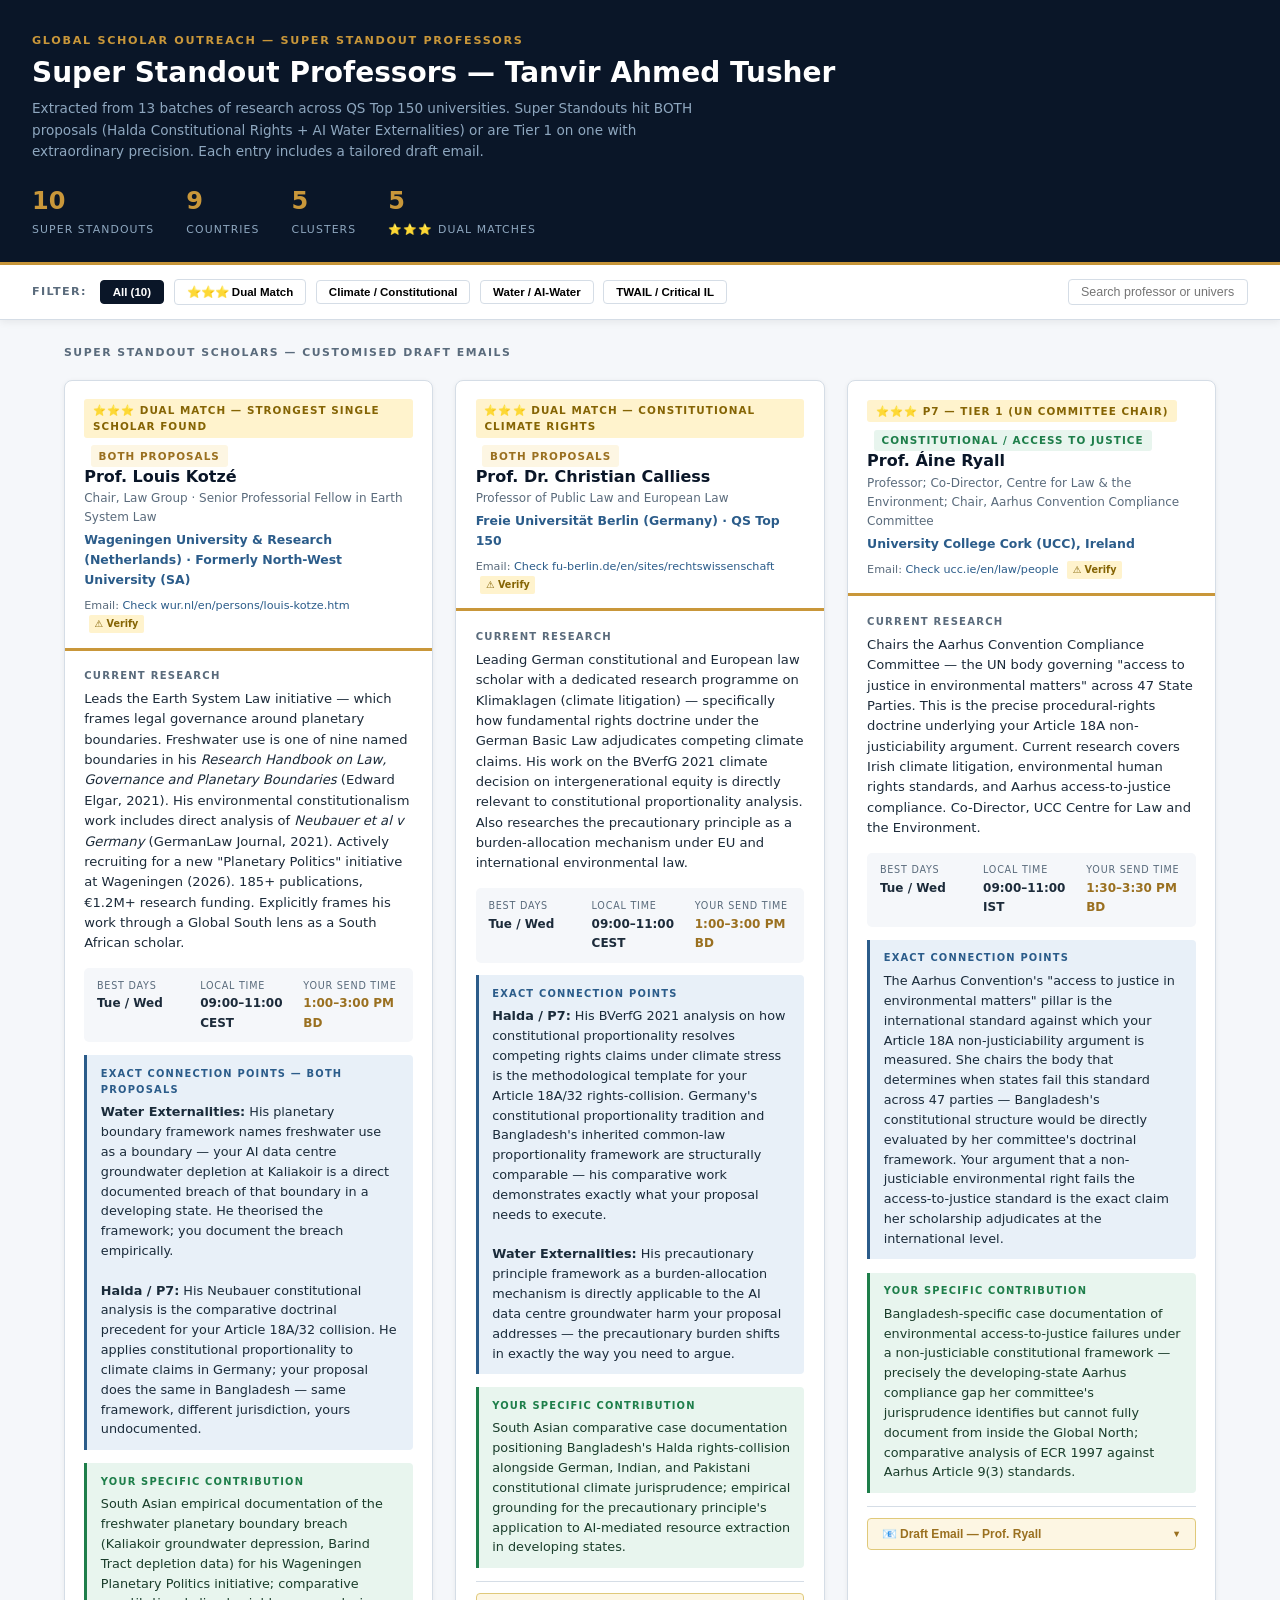
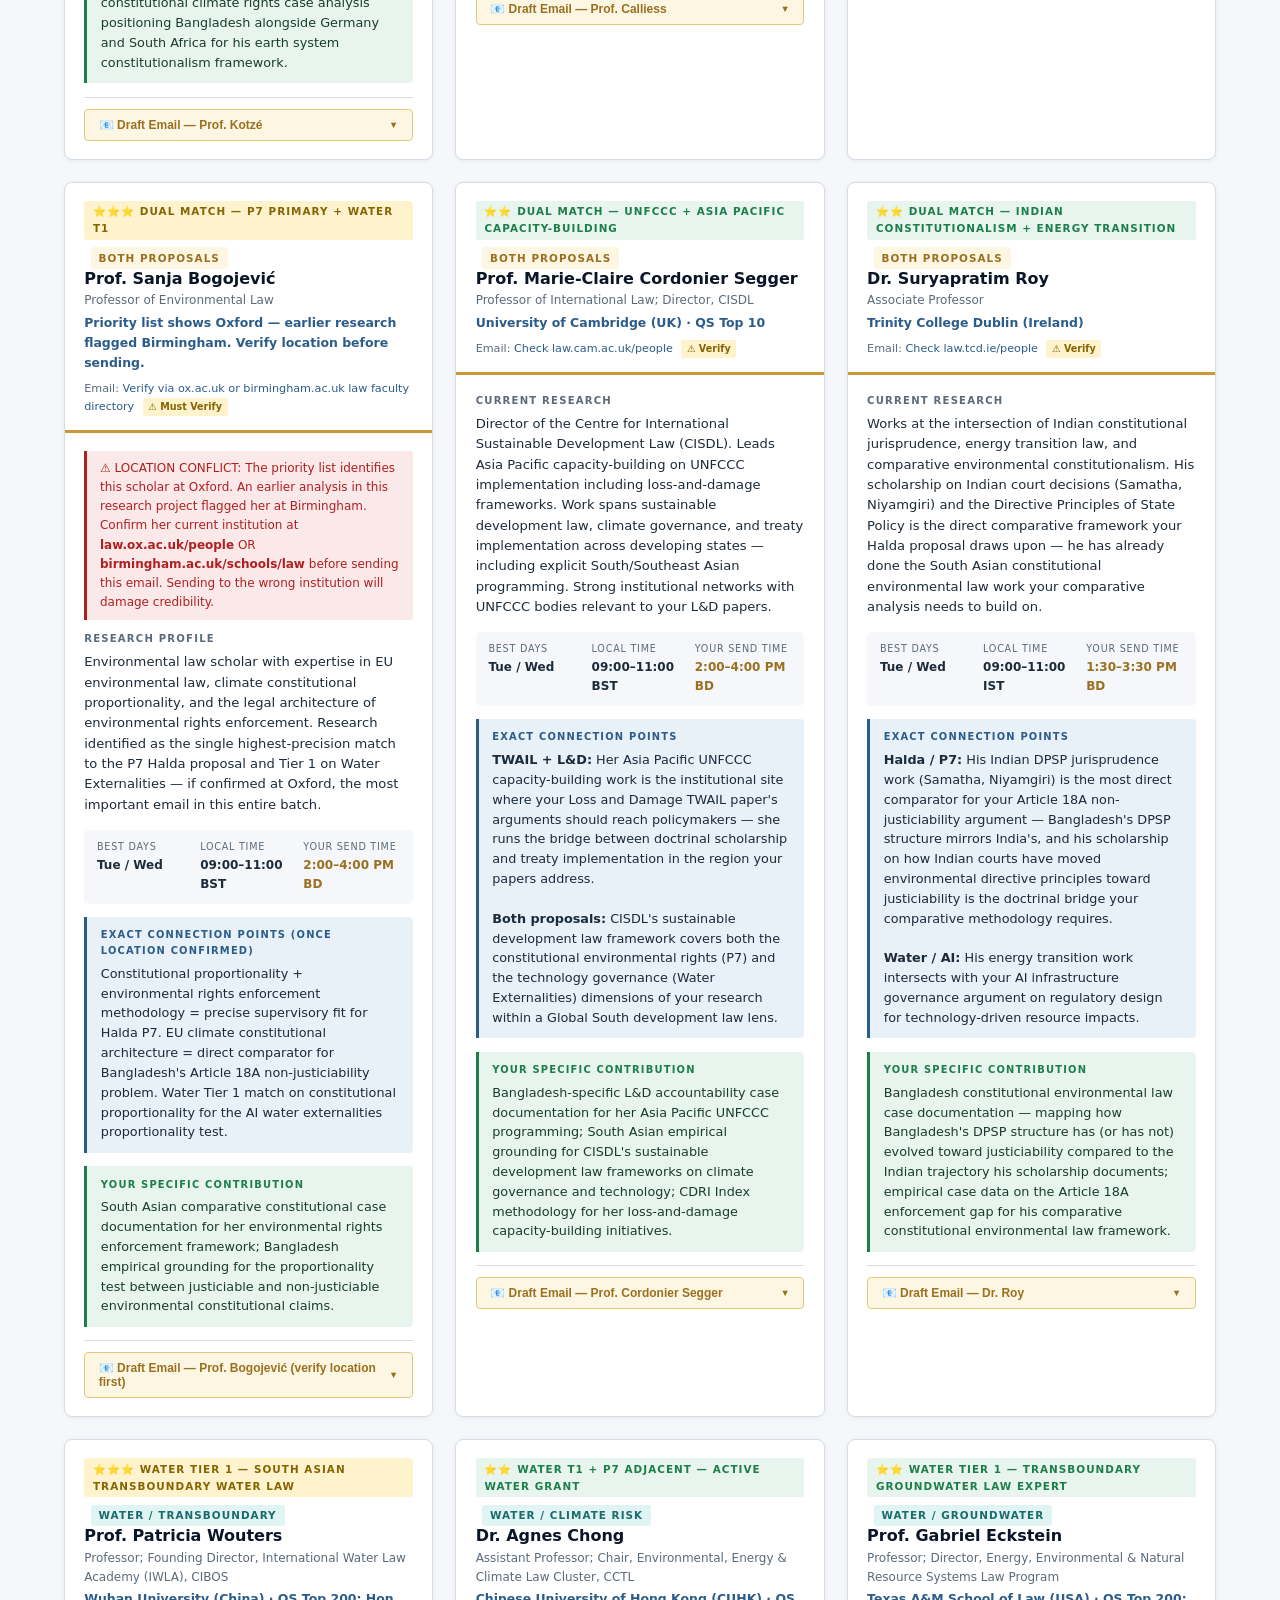
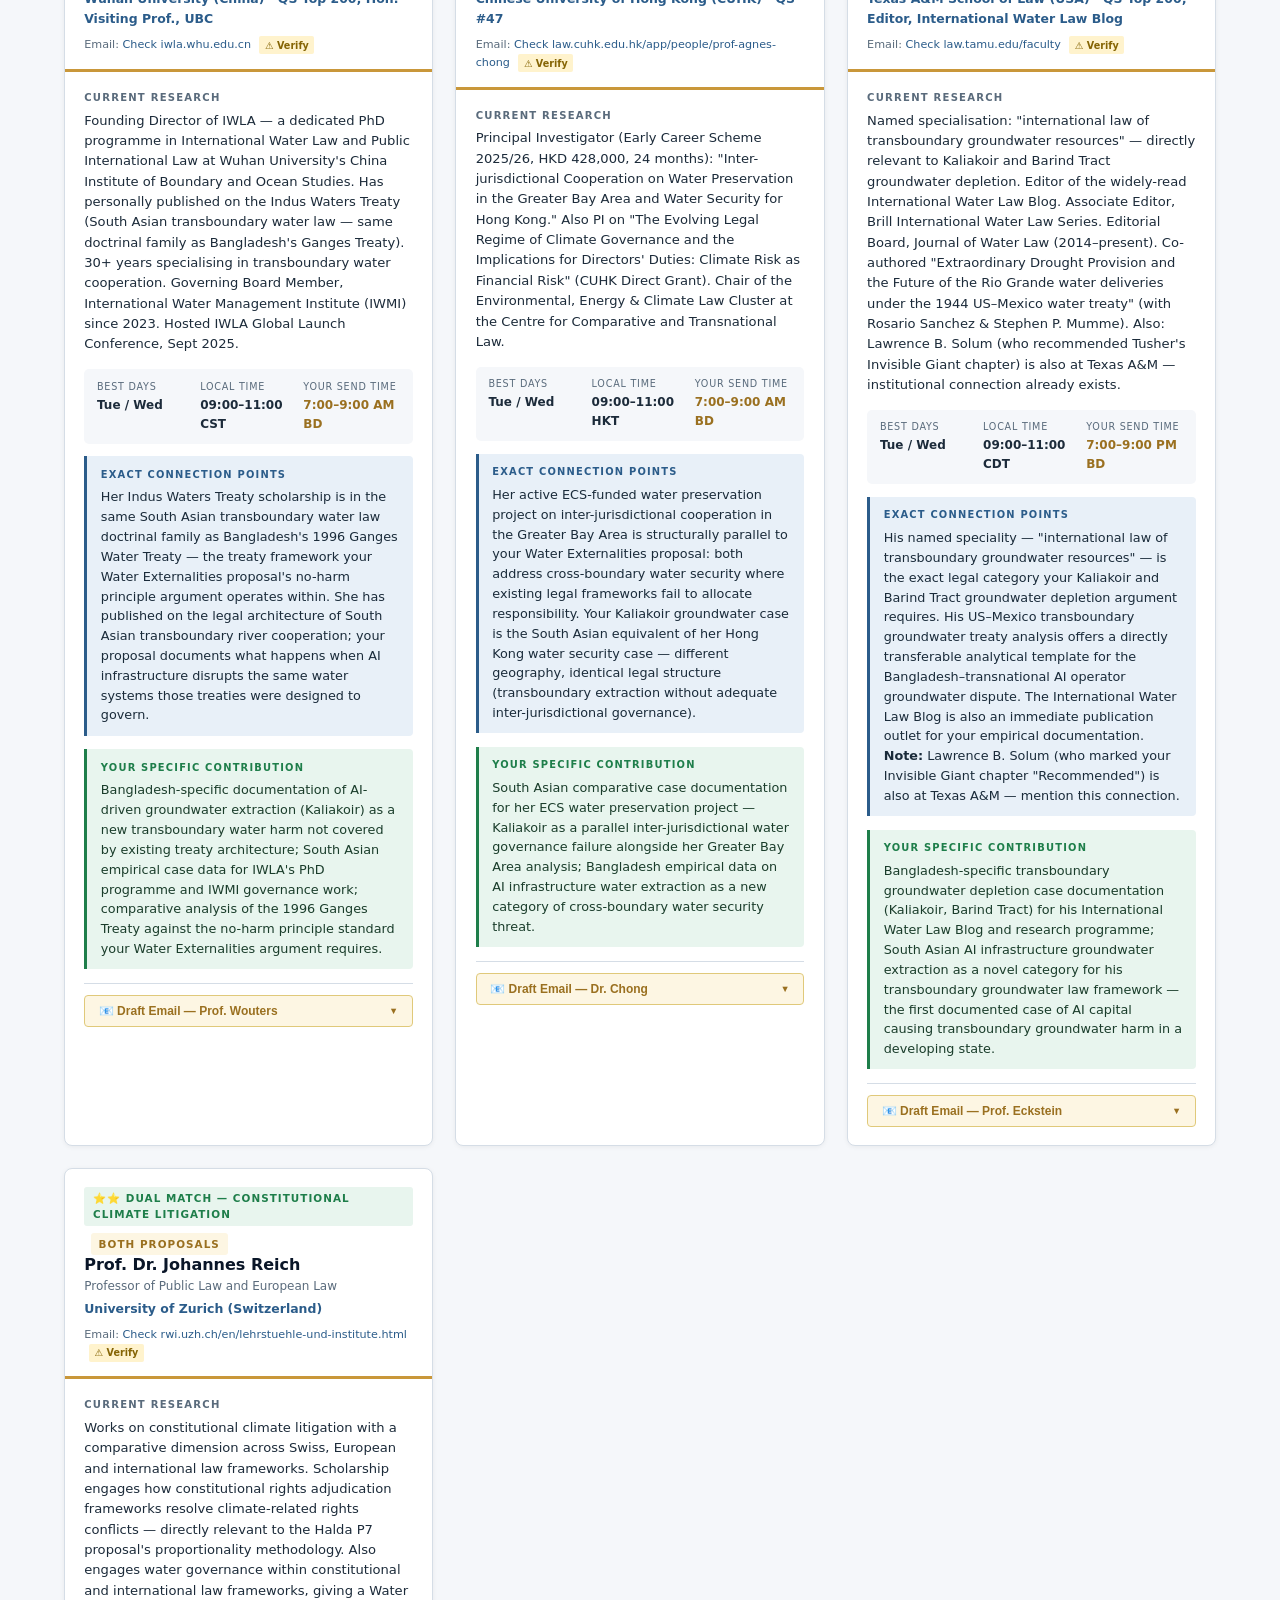
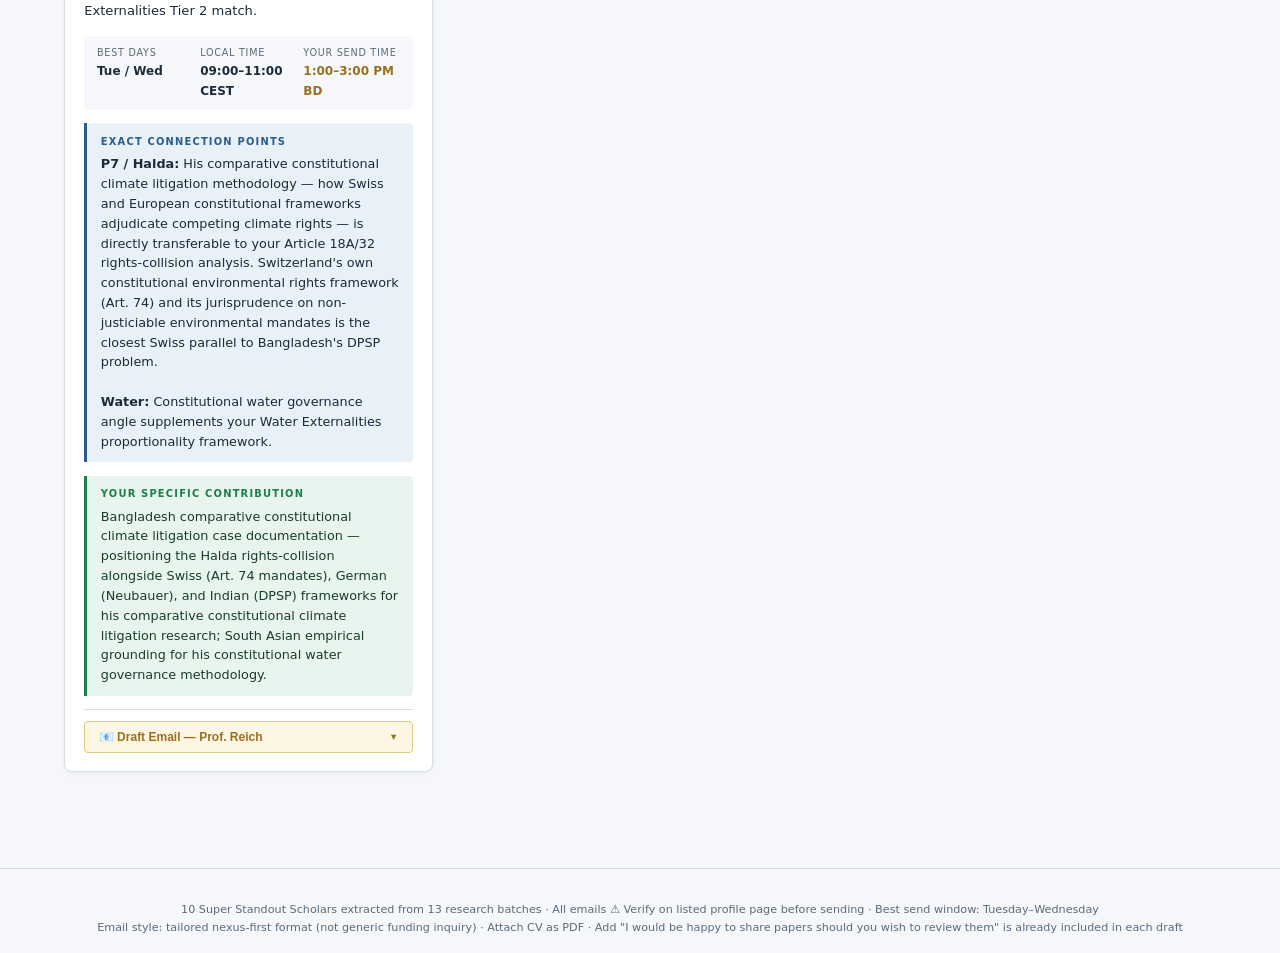
<file: super_standout_dashboard.html>
<!DOCTYPE html>
<html lang="en">
<head>
<meta charset="UTF-8">
<meta name="viewport" content="width=device-width, initial-scale=1.0">
<title>Super Standout Professors — Tanvir Ahmed Tusher</title>
<style>
:root{
  --navy:#0A1628;--navy2:#1A2E4A;--blue:#2B5C8A;--blue-lt:#E8F0F8;
  --gold:#C9973A;--gold-lt:#FDF6E3;--gold-dark:#9A7020;
  --white:#FFFFFF;--off:#F5F7FA;--text:#1C2B3A;--muted:#5A6B7C;
  --border:#D5DDE6;--green:#1E7E4A;--green-lt:#E8F5EE;
  --red:#B02020;--red-lt:#FBE8E8;--purple:#5B3A8A;--purple-lt:#F0EBF8;
  --teal:#1A6B6B;--teal-lt:#E0F4F4;--orange:#B05C10;--orange-lt:#FDF0E0;
}
*{box-sizing:border-box;margin:0;padding:0;}
body{font-family:system-ui,-apple-system,sans-serif;background:var(--off);color:var(--text);line-height:1.6;font-size:14px;}

/* HEADER */
.site-header{background:var(--navy);padding:2rem 2rem 1.5rem;border-bottom:3px solid var(--gold);}
.site-header .eyebrow{font-size:.7rem;font-weight:700;letter-spacing:.15em;text-transform:uppercase;color:var(--gold);margin-bottom:.4rem;}
.site-header h1{font-size:1.75rem;font-weight:700;color:#fff;line-height:1.2;}
.site-header p{color:#8EA7BF;font-size:.85rem;margin-top:.5rem;max-width:680px;}
.hdr-stats{display:flex;gap:2rem;margin-top:1.2rem;flex-wrap:wrap;}
.hdr-stat .n{font-size:1.5rem;font-weight:700;color:var(--gold);}
.hdr-stat .l{font-size:.68rem;letter-spacing:.1em;text-transform:uppercase;color:#8EA7BF;}

/* STICKY CONTROLS */
.controls{background:#fff;border-bottom:1px solid var(--border);padding:.85rem 2rem;display:flex;align-items:center;gap:.6rem;flex-wrap:wrap;position:sticky;top:0;z-index:100;box-shadow:0 2px 8px rgba(0,0,0,.07);}
.ctrl-label{font-size:.7rem;font-weight:700;letter-spacing:.12em;text-transform:uppercase;color:var(--muted);white-space:nowrap;margin-right:.2rem;}
.fbtn{font-size:.72rem;font-weight:600;padding:.32rem .75rem;border-radius:4px;border:1px solid var(--border);background:#fff;cursor:pointer;transition:.15s;white-space:nowrap;}
.fbtn:hover{background:var(--blue-lt);border-color:var(--blue);}
.fbtn.active{background:var(--navy);color:#fff;border-color:var(--navy);}
.search-box{margin-left:auto;padding:.32rem .75rem;border:1px solid var(--border);border-radius:4px;font-size:.78rem;width:180px;outline:none;}
.search-box:focus{border-color:var(--blue);}

/* MAIN */
.wrap{max-width:1200px;margin:0 auto;padding:1.5rem 1.5rem 4rem;}
.section-label{font-size:.68rem;font-weight:700;letter-spacing:.14em;text-transform:uppercase;color:var(--muted);margin-bottom:1rem;}

/* CARDS GRID */
.grid{display:grid;grid-template-columns:repeat(auto-fill,minmax(360px,1fr));gap:1.4rem;margin-top:1.2rem;}
@media(max-width:600px){.grid{grid-template-columns:1fr;}}
.card{background:#fff;border:1px solid var(--border);border-radius:8px;overflow:hidden;display:flex;flex-direction:column;box-shadow:0 1px 5px rgba(0,0,0,.06);transition:.2s;}
.card.hidden{display:none;}

/* CARD TOP */
.card-top{padding:1.1rem 1.2rem .9rem;border-bottom:3px solid var(--gold);}
.star-badge{font-size:.65rem;font-weight:700;letter-spacing:.1em;padding:.18rem .55rem;border-radius:3px;display:inline-block;margin-bottom:.4rem;text-transform:uppercase;}
.s3{background:#FFF3CD;color:#856404;}
.s2{background:#E8F5EE;color:var(--green);}
.cluster-tag{font-size:.65rem;font-weight:700;letter-spacing:.1em;padding:.15rem .5rem;border-radius:3px;display:inline-block;margin-left:.4rem;text-transform:uppercase;vertical-align:middle;}
.cl-twail{background:var(--purple-lt);color:var(--purple);}
.cl-climate{background:var(--green-lt);color:var(--green);}
.cl-water{background:var(--teal-lt);color:var(--teal);}
.cl-ai{background:var(--blue-lt);color:var(--blue);}
.cl-invest{background:var(--orange-lt);color:var(--orange);}
.cl-dual{background:#FDF6E3;color:var(--gold-dark);}
.card-top h3{font-size:1rem;font-weight:700;color:var(--navy);line-height:1.25;margin-bottom:.15rem;}
.card-top .role{font-size:.75rem;color:var(--muted);margin-top:.1rem;}
.card-top .univ{font-size:.78rem;font-weight:600;color:var(--blue);margin-top:.15rem;}
.card-top .email-row{margin-top:.45rem;font-size:.7rem;color:var(--muted);}
.email-row a{color:var(--blue);text-decoration:none;}
.email-row a:hover{text-decoration:underline;}
.es{display:inline-block;padding:.08rem .35rem;border-radius:2px;font-size:.6rem;font-weight:700;margin-left:.3rem;}
.es-c{background:var(--green-lt);color:var(--green);}
.es-v{background:#FFF3CD;color:#856404;}

/* CARD BODY */
.card-body{padding:1.1rem 1.2rem;flex:1;}
.cb-section{margin-bottom:.9rem;}
.cb-section h4{font-size:.63rem;font-weight:700;letter-spacing:.12em;text-transform:uppercase;color:var(--muted);margin-bottom:.3rem;}
.cb-section p{font-size:.82rem;line-height:1.55;color:var(--text);}

.nexus-box{background:var(--blue-lt);border-left:3px solid var(--blue);padding:.65rem .85rem;border-radius:0 4px 4px 0;margin-bottom:.85rem;}
.nexus-box h4{font-size:.62rem;font-weight:700;letter-spacing:.12em;text-transform:uppercase;color:var(--blue);margin-bottom:.3rem;}
.nexus-box p{font-size:.8rem;line-height:1.55;color:#1A2B3A;}

.contrib-box{background:var(--green-lt);border-left:3px solid var(--green);padding:.65rem .85rem;border-radius:0 4px 4px 0;margin-bottom:.85rem;}
.contrib-box h4{font-size:.62rem;font-weight:700;letter-spacing:.12em;text-transform:uppercase;color:var(--green);margin-bottom:.3rem;}
.contrib-box p{font-size:.8rem;line-height:1.55;color:#1A3D2B;}

.timing-row{display:grid;grid-template-columns:1fr 1fr 1fr;gap:.4rem;background:var(--off);border-radius:5px;padding:.6rem .8rem;margin-bottom:.8rem;}
.tc .tl{font-size:.6rem;text-transform:uppercase;letter-spacing:.08em;color:var(--muted);margin-bottom:.1rem;}
.tc .tv{font-size:.75rem;font-weight:700;color:var(--text);}
.tc .bd{color:var(--gold-dark);}

.warn-box{background:var(--red-lt);border-left:3px solid var(--red);padding:.5rem .8rem;border-radius:0 3px 3px 0;margin-bottom:.7rem;font-size:.75rem;color:var(--red);}

hr.div{border:none;border-top:1px solid var(--border);margin:.7rem 0;}

/* EMAIL TOGGLE */
.email-btn{display:flex;align-items:center;gap:.4rem;width:100%;background:var(--gold-lt);border:1px solid #E0C97A;border-radius:4px;padding:.5rem .85rem;font-size:.75rem;font-weight:600;color:var(--gold-dark);cursor:pointer;text-align:left;transition:.15s;}
.email-btn:hover{background:#F5E8B0;}
.email-btn .arr{margin-left:auto;font-size:.58rem;transition:.2s;}
.email-btn.open .arr{transform:rotate(180deg);}
.email-panel{display:none;background:var(--off);border:1px solid var(--border);border-top:none;border-radius:0 0 4px 4px;padding:.85rem;}
.email-panel.vis{display:block;}
.e-meta{font-size:.72rem;color:var(--muted);margin-bottom:.55rem;line-height:1.7;}
.e-meta strong{color:var(--text);}
.e-body{font-family:'Georgia',serif;font-size:.78rem;line-height:1.85;color:var(--text);white-space:pre-wrap;background:#fff;border:1px solid var(--border);border-radius:4px;padding:.85rem;margin-bottom:.6rem;}
.copy-btn{font-size:.7rem;font-weight:600;padding:.35rem .85rem;background:var(--navy);color:#fff;border:none;border-radius:3px;cursor:pointer;transition:.15s;}
.copy-btn:hover{background:var(--navy2);}
.copy-btn.ok{background:var(--green);}

footer{text-align:center;font-size:.7rem;color:var(--muted);padding:2rem 0 1rem;border-top:1px solid var(--border);margin-top:2rem;}
</style>
</head>
<body>

<header class="site-header">
  <div class="eyebrow">Global Scholar Outreach — Super Standout Professors</div>
  <h1>Super Standout Professors — Tanvir Ahmed Tusher</h1>
  <p>Extracted from 13 batches of research across QS Top 150 universities. Super Standouts hit BOTH proposals (Halda Constitutional Rights + AI Water Externalities) or are Tier 1 on one with extraordinary precision. Each entry includes a tailored draft email.</p>
  <div class="hdr-stats">
    <div class="hdr-stat"><div class="n">10</div><div class="l">Super Standouts</div></div>
    <div class="hdr-stat"><div class="n">9</div><div class="l">Countries</div></div>
    <div class="hdr-stat"><div class="n">5</div><div class="l">Clusters</div></div>
    <div class="hdr-stat"><div class="n">5</div><div class="l">⭐⭐⭐ Dual Matches</div></div>
  </div>
</header>

<div class="controls">
  <span class="ctrl-label">Filter:</span>
  <button class="fbtn active" onclick="filter('all',this)">All (10)</button>
  <button class="fbtn" onclick="filter('dual',this)">⭐⭐⭐ Dual Match</button>
  <button class="fbtn" onclick="filter('climate',this)">Climate / Constitutional</button>
  <button class="fbtn" onclick="filter('water',this)">Water / AI-Water</button>
  <button class="fbtn" onclick="filter('twail',this)">TWAIL / Critical IL</button>
  <input class="search-box" placeholder="Search professor or university..." oninput="search(this.value)">
</div>

<div class="wrap">
<div class="section-label">Super Standout Scholars — Customised Draft Emails</div>
<div class="grid" id="grid">

<!-- ═══ 1. LOUIS KOTZÉ — WAGENINGEN ════════════════════════════ -->
<div class="card" data-cluster="dual" data-search="kotzé kotze wageningen earth system law dual constitutional water">
  <div class="card-top">
    <span class="star-badge s3">⭐⭐⭐ Dual Match — Strongest Single Scholar Found</span>
    <span class="cluster-tag cl-dual">Both Proposals</span>
    <h3>Prof. Louis Kotzé</h3>
    <div class="role">Chair, Law Group · Senior Professorial Fellow in Earth System Law</div>
    <div class="univ">Wageningen University &amp; Research (Netherlands) · Formerly North-West University (SA)</div>
    <div class="email-row">Email: <a href="#">Check wur.nl/en/persons/louis-kotze.htm</a> <span class="es es-v">⚠ Verify</span></div>
  </div>
  <div class="card-body">
    <div class="cb-section">
      <h4>Current Research</h4>
      <p>Leads the Earth System Law initiative — which frames legal governance around planetary boundaries. Freshwater use is one of nine named boundaries in his <em>Research Handbook on Law, Governance and Planetary Boundaries</em> (Edward Elgar, 2021). His environmental constitutionalism work includes direct analysis of <em>Neubauer et al v Germany</em> (GermanLaw Journal, 2021). Actively recruiting for a new "Planetary Politics" initiative at Wageningen (2026). 185+ publications, €1.2M+ research funding. Explicitly frames his work through a Global South lens as a South African scholar.</p>
    </div>
    <div class="timing-row">
      <div class="tc"><div class="tl">Best Days</div><div class="tv">Tue / Wed</div></div>
      <div class="tc"><div class="tl">Local Time</div><div class="tv">09:00–11:00 CEST</div></div>
      <div class="tc"><div class="tl">Your Send Time</div><div class="tv bd">1:00–3:00 PM BD</div></div>
    </div>
    <div class="nexus-box">
      <h4>Exact Connection Points — Both Proposals</h4>
      <p><strong>Water Externalities:</strong> His planetary boundary framework names freshwater use as a boundary — your AI data centre groundwater depletion at Kaliakoir is a direct documented breach of that boundary in a developing state. He theorised the framework; you document the breach empirically.<br><br>
      <strong>Halda / P7:</strong> His Neubauer constitutional analysis is the comparative doctrinal precedent for your Article 18A/32 collision. He applies constitutional proportionality to climate claims in Germany; your proposal does the same in Bangladesh — same framework, different jurisdiction, yours undocumented.</p>
    </div>
    <div class="contrib-box">
      <h4>Your Specific Contribution</h4>
      <p>South Asian empirical documentation of the freshwater planetary boundary breach (Kaliakoir groundwater depression, Barind Tract depletion data) for his Wageningen Planetary Politics initiative; comparative constitutional climate rights case analysis positioning Bangladesh alongside Germany and South Africa for his earth system constitutionalism framework.</p>
    </div>
    <hr class="div">
    <button class="email-btn" onclick="tog(this)">📧 Draft Email — Prof. Kotzé <span class="arr">▼</span></button>
    <div class="email-panel">
      <div class="e-meta"><strong>To:</strong> [Check wur.nl/en/persons/louis-kotze.htm]<br><strong>Subject:</strong> Earth System Law, Freshwater Boundaries &amp; Bangladesh — A Voluntary Research Contribution</div>
      <div class="e-body">Dear Professor Kotzé,

I write with reference to your scholarship on earth system law and environmental constitutionalism — particularly your Research Handbook on Law, Governance and Planetary Boundaries and your constitutional analysis of Neubauer et al v Germany, which I have engaged with closely in developing two interconnected research proposals.

I am a final-year LL.B. candidate at Noakhali Science and Technology University, Bangladesh. My published and forthcoming work includes a paper on TWAIL and climate reparations (RAPID, Vol. 7, Issue 2, under revision), a loss-and-damage paper under minor revision at Daengku Journal, and two forthcoming IGI Global book chapters on AI governance and disaster liability — one of which, 'Governing the Invisible Giant: TWAIL, the Energy-Water Nexus, and the International Legal Void in AI Infrastructure,' was marked "Recommended" by Professor Lawrence B. Solum (Texas A&M). I am developing two research proposals: one on the constitutional rights collision produced by salinity intrusion at Bangladesh's Halda River (Article 18A versus Article 32), and one on the constitutional proportionality challenge posed by AI data centres extracting groundwater from Bangladesh's Kaliakoir Hi-Tech Park.

The connection I want to identify is precise and double. Your earth system law framework names freshwater use as one of nine planetary boundaries — my Water Externalities proposal documents what a breach of that boundary looks like in a developing-state legal context: AI infrastructure operators drawing from Bangladesh's water table with no regulatory obligation to account for the harm. You theorised the framework; my research documents its breach empirically from the inside. Your environmental constitutionalism work — particularly your Neubauer analysis — is simultaneously the comparative doctrinal precedent for my Halda proposal's Article 18A/32 rights-collision argument. You apply constitutional proportionality to competing climate claims in Germany; I am attempting the same analysis in Bangladesh, where the collision has never been adjudicated. Both proposals are working within the analytical architecture your scholarship has built.

What I recognise in that is also what I still lack: the planetary-scale legal framework that connects these local documentation points to a structural argument. I cannot build that connection without engagement with a scholar who has already built the scaffold.

I am a final-year student, and I humbly request the opportunity to contribute to your research voluntarily — specifically through South Asian empirical documentation for your Wageningen Planetary Politics initiative (freshwater boundary breach data, constitutional rights-collision case material) and comparative constitutional climate rights analysis for your earth system constitutionalism framework. If you are willing to offer that opportunity, I would be deeply grateful. I would be happy to share any of the papers mentioned above should you wish to review them.

With sincere respect,
Tanvir Ahmed Tusher
LL.B. Candidate, Noakhali Science and Technology University, Bangladesh
tusher.law@gmail.com | [ORCID] | [Google Scholar]</div>
      <button class="copy-btn" onclick="cp(this)">Copy Email</button>
    </div>
  </div>
</div>

<!-- ═══ 2. CHRISTIAN CALLIESS — FU BERLIN ══════════════════════ -->
<div class="card" data-cluster="dual climate" data-search="calliess berlin klimaklagen constitutional climate dual">
  <div class="card-top">
    <span class="star-badge s3">⭐⭐⭐ Dual Match — Constitutional Climate Rights</span>
    <span class="cluster-tag cl-dual">Both Proposals</span>
    <h3>Prof. Dr. Christian Calliess</h3>
    <div class="role">Professor of Public Law and European Law</div>
    <div class="univ">Freie Universität Berlin (Germany) · QS Top 150</div>
    <div class="email-row">Email: <a href="#">Check fu-berlin.de/en/sites/rechtswissenschaft</a> <span class="es es-v">⚠ Verify</span></div>
  </div>
  <div class="card-body">
    <div class="cb-section">
      <h4>Current Research</h4>
      <p>Leading German constitutional and European law scholar with a dedicated research programme on Klimaklagen (climate litigation) — specifically how fundamental rights doctrine under the German Basic Law adjudicates competing climate claims. His work on the BVerfG 2021 climate decision on intergenerational equity is directly relevant to constitutional proportionality analysis. Also researches the precautionary principle as a burden-allocation mechanism under EU and international environmental law.</p>
    </div>
    <div class="timing-row">
      <div class="tc"><div class="tl">Best Days</div><div class="tv">Tue / Wed</div></div>
      <div class="tc"><div class="tl">Local Time</div><div class="tv">09:00–11:00 CEST</div></div>
      <div class="tc"><div class="tl">Your Send Time</div><div class="tv bd">1:00–3:00 PM BD</div></div>
    </div>
    <div class="nexus-box">
      <h4>Exact Connection Points</h4>
      <p><strong>Halda / P7:</strong> His BVerfG 2021 analysis on how constitutional proportionality resolves competing rights claims under climate stress is the methodological template for your Article 18A/32 rights-collision. Germany's constitutional proportionality tradition and Bangladesh's inherited common-law proportionality framework are structurally comparable — his comparative work demonstrates exactly what your proposal needs to execute.<br><br>
      <strong>Water Externalities:</strong> His precautionary principle framework as a burden-allocation mechanism is directly applicable to the AI data centre groundwater harm your proposal addresses — the precautionary burden shifts in exactly the way you need to argue.</p>
    </div>
    <div class="contrib-box">
      <h4>Your Specific Contribution</h4>
      <p>South Asian comparative case documentation positioning Bangladesh's Halda rights-collision alongside German, Indian, and Pakistani constitutional climate jurisprudence; empirical grounding for the precautionary principle's application to AI-mediated resource extraction in developing states.</p>
    </div>
    <hr class="div">
    <button class="email-btn" onclick="tog(this)">📧 Draft Email — Prof. Calliess <span class="arr">▼</span></button>
    <div class="email-panel">
      <div class="e-meta"><strong>To:</strong> [Check FU Berlin law faculty directory]<br><strong>Subject:</strong> Klimaklagen, Constitutional Proportionality &amp; Bangladesh — A Voluntary Research Contribution</div>
      <div class="e-body">Dear Professor Calliess,

I write with reference to your Klimaklagen research programme and your scholarship on how fundamental rights doctrine adjudicates competing climate-related constitutional claims — particularly your analysis of the BVerfG 2021 decision on intergenerational equity and your work on the precautionary principle as a burden-allocation mechanism, both of which I have engaged with closely in developing my research.

I am a final-year LL.B. candidate at Noakhali Science and Technology University, Bangladesh, researching a constitutional rights collision produced by salinity intrusion in the Halda River Basin: Article 18A (Environmental Rights, non-justiciable directive) versus Article 32 (Right to Life, justiciable) versus livelihood rights — all three held by the same community, triggered by the same cause, with no operative mechanism to determine which claim prevails. My published and forthcoming work includes a paper on TWAIL and climate reparations (RAPID, Vol. 7, Issue 2), a loss-and-damage paper under minor revision, and two IGI Global book chapters on AI governance — including 'Governing the Invisible Giant,' marked "Recommended" by Professor Lawrence B. Solum (Texas A&M).

The connection I want to identify is precise. Your Klimaklagen scholarship demonstrates how constitutional proportionality doctrine resolves competing rights claims under climate stress in the German context. Germany's constitutional proportionality tradition and Bangladesh's inherited common-law proportionality framework are structurally comparable — the analytical architecture your scholarship has built is what my proposal requires in a different jurisdiction. Your BVerfG analysis is the closest existing methodological template for the Halda rights-collision adjudication, and your precautionary principle framework is simultaneously applicable to my second proposal on AI data centre groundwater extraction.

What I recognise as my limitation is the comparative methodology itself: I can describe Bangladesh's constitutional collision with precision; I cannot yet execute the cross-system proportionality analysis your scholarship demonstrates. That gap is what I need to close.

I humbly request the opportunity to contribute to your research voluntarily — specifically through South Asian comparative constitutional case documentation (Bangladesh, India, Pakistan) for your Klimaklagen comparative framework, and empirical grounding for the precautionary principle's application to AI-mediated resource extraction in developing-state contexts. If you are willing to offer that opportunity, I would be deeply grateful. I would be happy to share any of the papers mentioned above should you wish to review them.

With sincere respect,
Tanvir Ahmed Tusher
LL.B. Candidate, Noakhali Science and Technology University, Bangladesh
tusher.law@gmail.com | [ORCID] | [Google Scholar]</div>
      <button class="copy-btn" onclick="cp(this)">Copy Email</button>
    </div>
  </div>
</div>

<!-- ═══ 3. ÁINE RYALL — UCC IRELAND ════════════════════════════ -->
<div class="card" data-cluster="climate" data-search="ryall ucc cork aarhus access justice environmental constitutional">
  <div class="card-top">
    <span class="star-badge s3">⭐⭐⭐ P7 — Tier 1 (UN Committee Chair)</span>
    <span class="cluster-tag cl-climate">Constitutional / Access to Justice</span>
    <h3>Prof. Áine Ryall</h3>
    <div class="role">Professor; Co-Director, Centre for Law &amp; the Environment; Chair, Aarhus Convention Compliance Committee</div>
    <div class="univ">University College Cork (UCC), Ireland</div>
    <div class="email-row">Email: <a href="#">Check ucc.ie/en/law/people</a> <span class="es es-v">⚠ Verify</span></div>
  </div>
  <div class="card-body">
    <div class="cb-section">
      <h4>Current Research</h4>
      <p>Chairs the Aarhus Convention Compliance Committee — the UN body governing "access to justice in environmental matters" across 47 State Parties. This is the precise procedural-rights doctrine underlying your Article 18A non-justiciability argument. Current research covers Irish climate litigation, environmental human rights standards, and Aarhus access-to-justice compliance. Co-Director, UCC Centre for Law and the Environment.</p>
    </div>
    <div class="timing-row">
      <div class="tc"><div class="tl">Best Days</div><div class="tv">Tue / Wed</div></div>
      <div class="tc"><div class="tl">Local Time</div><div class="tv">09:00–11:00 IST</div></div>
      <div class="tc"><div class="tl">Your Send Time</div><div class="tv bd">1:30–3:30 PM BD</div></div>
    </div>
    <div class="nexus-box">
      <h4>Exact Connection Points</h4>
      <p>The Aarhus Convention's "access to justice in environmental matters" pillar is the international standard against which your Article 18A non-justiciability argument is measured. She chairs the body that determines when states fail this standard across 47 parties — Bangladesh's constitutional structure would be directly evaluated by her committee's doctrinal framework. Your argument that a non-justiciable environmental right fails the access-to-justice standard is the exact claim her scholarship adjudicates at the international level.</p>
    </div>
    <div class="contrib-box">
      <h4>Your Specific Contribution</h4>
      <p>Bangladesh-specific case documentation of environmental access-to-justice failures under a non-justiciable constitutional framework — precisely the developing-state Aarhus compliance gap her committee's jurisprudence identifies but cannot fully document from inside the Global North; comparative analysis of ECR 1997 against Aarhus Article 9(3) standards.</p>
    </div>
    <hr class="div">
    <button class="email-btn" onclick="tog(this)">📧 Draft Email — Prof. Ryall <span class="arr">▼</span></button>
    <div class="email-panel">
      <div class="e-meta"><strong>To:</strong> [Check ucc.ie/en/law/people]<br><strong>Subject:</strong> Aarhus Access to Justice, Non-Justiciable Environmental Rights &amp; Bangladesh — A Voluntary Contribution</div>
      <div class="e-body">Dear Professor Ryall,

I write with reference to your role as Chair of the Aarhus Convention Compliance Committee and your scholarship on access to justice in environmental matters — particularly your work on how the Convention's Article 9 standards apply across different constitutional frameworks, which I have engaged with closely in developing my doctoral research proposal.

I am a final-year LL.B. candidate at Noakhali Science and Technology University, Bangladesh, developing a research proposal titled 'When Rights Collide,' which examines the constitutional rights collision produced by salinity intrusion in the Halda River Basin — specifically the gap between Bangladesh's Article 18A (Environmental Rights, placed in the non-justiciable Directive Principles of State Policy) and Article 32 (Right to Life, justiciable), with no operative procedural mechanism for communities to enforce the former independently. My published and forthcoming work includes a TWAIL climate reparations paper (RAPID, Vol. 7, Issue 2), a loss-and-damage paper under minor revision, and two IGI Global book chapters on AI governance.

The connection I want to name is precise. The Aarhus Convention's access-to-justice pillar — which you chair the compliance body for — is the international standard against which Bangladesh's constitutional non-justiciability produces the exact failure your committee is designed to identify. Your compliance jurisprudence across 47 state parties has built the doctrinal framework that my proposal's access-to-justice argument requires; Bangladesh is a jurisdiction your committee would reach if the case were brought, but it has not been documented in your comparative corpus.

The gap I recognise in my own work is methodological: I can describe the constitutional failure from the inside — the specific procedural void between ECR 1997 Rule 7 and the Aarhus Article 9(3) standard — but I cannot situate this within the full compliance jurisprudence your committee has built. That is what engagement with your scholarship would supply.

I humbly request the opportunity to contribute to your research voluntarily — specifically by providing Bangladesh-specific documentation of environmental access-to-justice failures under a non-justiciable constitutional framework, which represents a developing-state data point your comparative compliance work has not yet incorporated. If you are willing to offer that opportunity, I would be deeply grateful. I would be happy to share any of the papers mentioned above should you wish to review them.

With sincere respect,
Tanvir Ahmed Tusher
LL.B. Candidate, Noakhali Science and Technology University, Bangladesh
tusher.law@gmail.com | [ORCID] | [Google Scholar]</div>
      <button class="copy-btn" onclick="cp(this)">Copy Email</button>
    </div>
  </div>
</div>

<!-- ═══ 4. SANJA BOGOJEVIĆ — LOCATION VERIFY ══════════════════ -->
<div class="card" data-cluster="dual climate" data-search="bogojevic bogojević oxford birmingham constitutional environmental dual">
  <div class="card-top">
    <span class="star-badge s3">⭐⭐⭐ Dual Match — P7 Primary + Water T1</span>
    <span class="cluster-tag cl-dual">Both Proposals</span>
    <h3>Prof. Sanja Bogojević</h3>
    <div class="role">Professor of Environmental Law</div>
    <div class="univ">Priority list shows Oxford — earlier research flagged Birmingham. <strong>Verify location before sending.</strong></div>
    <div class="email-row">Email: <a href="#">Verify via ox.ac.uk or birmingham.ac.uk law faculty directory</a> <span class="es es-v">⚠ Must Verify</span></div>
  </div>
  <div class="card-body">
    <div class="warn-box">⚠ LOCATION CONFLICT: The priority list identifies this scholar at Oxford. An earlier analysis in this research project flagged her at Birmingham. Confirm her current institution at <strong>law.ox.ac.uk/people</strong> OR <strong>birmingham.ac.uk/schools/law</strong> before sending this email. Sending to the wrong institution will damage credibility.</div>
    <div class="cb-section">
      <h4>Research Profile</h4>
      <p>Environmental law scholar with expertise in EU environmental law, climate constitutional proportionality, and the legal architecture of environmental rights enforcement. Research identified as the single highest-precision match to the P7 Halda proposal and Tier 1 on Water Externalities — if confirmed at Oxford, the most important email in this entire batch.</p>
    </div>
    <div class="timing-row">
      <div class="tc"><div class="tl">Best Days</div><div class="tv">Tue / Wed</div></div>
      <div class="tc"><div class="tl">Local Time</div><div class="tv">09:00–11:00 BST</div></div>
      <div class="tc"><div class="tl">Your Send Time</div><div class="tv bd">2:00–4:00 PM BD</div></div>
    </div>
    <div class="nexus-box">
      <h4>Exact Connection Points (once location confirmed)</h4>
      <p>Constitutional proportionality + environmental rights enforcement methodology = precise supervisory fit for Halda P7. EU climate constitutional architecture = direct comparator for Bangladesh's Article 18A non-justiciability problem. Water Tier 1 match on constitutional proportionality for the AI water externalities proportionality test.</p>
    </div>
    <div class="contrib-box">
      <h4>Your Specific Contribution</h4>
      <p>South Asian comparative constitutional case documentation for her environmental rights enforcement framework; Bangladesh empirical grounding for the proportionality test between justiciable and non-justiciable environmental constitutional claims.</p>
    </div>
    <hr class="div">
    <button class="email-btn" onclick="tog(this)">📧 Draft Email — Prof. Bogojević (verify location first) <span class="arr">▼</span></button>
    <div class="email-panel">
      <div class="e-meta"><strong>To:</strong> [Verify institution first — then find email via correct faculty directory]<br><strong>Subject:</strong> Constitutional Environmental Rights, Proportionality &amp; Bangladesh — A Voluntary Research Contribution</div>
      <div class="e-body">Dear Professor Bogojević,

I write with reference to your scholarship on constitutional proportionality in environmental law and the legal architecture of environmental rights enforcement — work I have engaged with closely in developing two interconnected research proposals.

I am a final-year LL.B. candidate at Noakhali Science and Technology University, Bangladesh, developing a research proposal titled 'When Rights Collide,' examining the constitutional collision produced by salinity intrusion in the Halda River Basin: Article 18A (Environmental Rights, non-justiciable directive) versus Article 32 (Right to Life, justiciable), with no operative mechanism to resolve which prevails. A second proposal examines whether the directive interest in AI-assisted education can survive a structured proportionality assessment against a justiciable right to water security — triggered by AI data centre groundwater extraction from Bangladesh's Kaliakoir Hi-Tech Park. My published and forthcoming work includes a TWAIL climate reparations paper (RAPID, Vol. 7, Issue 2), a loss-and-damage paper under minor revision, and two IGI Global book chapters on AI governance, including 'Governing the Invisible Giant,' marked "Recommended" by Professor Lawrence B. Solum.

The connection I want to identify spans both proposals: your constitutional proportionality methodology in environmental law is the precise doctrinal framework my Halda rights-collision argument requires, and the same proportionality test my Water Externalities proposal must execute. You have built the methodological architecture at the doctrinal level that I am attempting to apply in a South Asian jurisdiction — a context not represented in your comparative corpus.

What I recognise as my limitation is the comparative methodology: I can describe both constitutional problems from the inside, empirically and doctrinally; I cannot yet execute the proportionality analysis your scholarship demonstrates at the structural level.

I humbly request the opportunity to contribute to your research voluntarily — through South Asian comparative constitutional documentation, and empirical grounding for the proportionality test between justiciable and non-justiciable environmental claims in a developing-state context. If you are willing to offer that opportunity, I would be deeply grateful. I would be happy to share any of the papers mentioned above should you wish to review them.

With sincere respect,
Tanvir Ahmed Tusher
LL.B. Candidate, Noakhali Science and Technology University, Bangladesh
tusher.law@gmail.com | [ORCID] | [Google Scholar]</div>
      <button class="copy-btn" onclick="cp(this)">Copy Email</button>
    </div>
  </div>
</div>

<!-- ═══ 5. MARIE-CLAIRE CORDONIER SEGGER — CAMBRIDGE ══════════ -->
<div class="card" data-cluster="dual climate twail" data-search="cordonier segger cambridge sustainable development UNFCCC Asia Pacific dual">
  <div class="card-top">
    <span class="star-badge s2">⭐⭐ Dual Match — UNFCCC + Asia Pacific Capacity-Building</span>
    <span class="cluster-tag cl-dual">Both Proposals</span>
    <h3>Prof. Marie-Claire Cordonier Segger</h3>
    <div class="role">Professor of International Law; Director, CISDL</div>
    <div class="univ">University of Cambridge (UK) · QS Top 10</div>
    <div class="email-row">Email: <a href="#">Check law.cam.ac.uk/people</a> <span class="es es-v">⚠ Verify</span></div>
  </div>
  <div class="card-body">
    <div class="cb-section">
      <h4>Current Research</h4>
      <p>Director of the Centre for International Sustainable Development Law (CISDL). Leads Asia Pacific capacity-building on UNFCCC implementation including loss-and-damage frameworks. Work spans sustainable development law, climate governance, and treaty implementation across developing states — including explicit South/Southeast Asian programming. Strong institutional networks with UNFCCC bodies relevant to your L&amp;D papers.</p>
    </div>
    <div class="timing-row">
      <div class="tc"><div class="tl">Best Days</div><div class="tv">Tue / Wed</div></div>
      <div class="tc"><div class="tl">Local Time</div><div class="tv">09:00–11:00 BST</div></div>
      <div class="tc"><div class="tl">Your Send Time</div><div class="tv bd">2:00–4:00 PM BD</div></div>
    </div>
    <div class="nexus-box">
      <h4>Exact Connection Points</h4>
      <p><strong>TWAIL + L&D:</strong> Her Asia Pacific UNFCCC capacity-building work is the institutional site where your Loss and Damage TWAIL paper's arguments should reach policymakers — she runs the bridge between doctrinal scholarship and treaty implementation in the region your papers address.<br><br>
      <strong>Both proposals:</strong> CISDL's sustainable development law framework covers both the constitutional environmental rights (P7) and the technology governance (Water Externalities) dimensions of your research within a Global South development law lens.</p>
    </div>
    <div class="contrib-box">
      <h4>Your Specific Contribution</h4>
      <p>Bangladesh-specific L&amp;D accountability case documentation for her Asia Pacific UNFCCC programming; South Asian empirical grounding for CISDL's sustainable development law frameworks on climate governance and technology; CDRI Index methodology for her loss-and-damage capacity-building initiatives.</p>
    </div>
    <hr class="div">
    <button class="email-btn" onclick="tog(this)">📧 Draft Email — Prof. Cordonier Segger <span class="arr">▼</span></button>
    <div class="email-panel">
      <div class="e-meta"><strong>To:</strong> [Check law.cam.ac.uk/people/faculty]<br><strong>Subject:</strong> UNFCCC Loss &amp; Damage, Asia Pacific Governance &amp; Bangladesh — A Voluntary Research Contribution</div>
      <div class="e-body">Dear Professor Cordonier Segger,

I write with reference to your work on sustainable development law and your Asia Pacific capacity-building programming on UNFCCC loss and damage implementation — work I have engaged with closely in developing my research on South Asian climate accountability.

I am a final-year LL.B. candidate at Noakhali Science and Technology University, Bangladesh. My work includes a paper on 'The UNFCCC Loss and Damage Regime, the ICJ Advisory Opinion, and the Structural Limits of Climate Accountability: A South Asian TWAIL Perspective' (under minor revision, Daengku Journal), a paper on TWAIL and climate reparations (RAPID, Vol. 7, Issue 2, under revision), a proposed Climate Displacement Responsibility Index (CDRI) offering an evidence-based responsibility allocation tool for South Asian states, and two IGI Global book chapters — including 'Governing the Invisible Giant: TWAIL, the Energy-Water Nexus, and the International Legal Void in AI Infrastructure,' marked "Recommended" by Professor Lawrence B. Solum. I have presented at ICERPASA 2026 and the 3rd IUB Undergraduate Law Students' Research Conference (Outstanding Paper Award, 2026).

The connection I want to identify is specific and practical. Your Asia Pacific UNFCCC capacity-building work is the institutional site where the arguments of my Loss and Damage paper should reach policymakers — the bridge between doctrinal scholarship and treaty implementation in precisely the region my work addresses. Bangladesh is the most acutely affected South Asian state in the L&D accountability gap your programming addresses, yet it remains underrepresented in CISDL's empirical base. My CDRI framework offers an evidence-based responsibility allocation methodology that your capacity-building initiatives could operationalise.

What I recognise as my limitation is the institutional dimension: I can build the doctrinal argument and the index framework; I cannot yet connect it to the treaty implementation and capacity-building infrastructure your scholarship has built over two decades. That is what I need to learn.

I humbly request the opportunity to contribute to your research voluntarily — specifically through Bangladesh-specific L&D accountability documentation and CDRI methodology input for your Asia Pacific UNFCCC programming. If you are willing to offer that opportunity, I would be deeply grateful. I would be happy to share any of the papers mentioned above should you wish to review them.

With sincere respect,
Tanvir Ahmed Tusher
LL.B. Candidate, Noakhali Science and Technology University, Bangladesh
tusher.law@gmail.com | [ORCID] | [Google Scholar]</div>
      <button class="copy-btn" onclick="cp(this)">Copy Email</button>
    </div>
  </div>
</div>

<!-- ═══ 6. SURYAPRATIM ROY — TRINITY COLLEGE DUBLIN ═══════════ -->
<div class="card" data-cluster="dual climate" data-search="suryapratim roy TCD dublin indian constitutionalism energy transition dual">
  <div class="card-top">
    <span class="star-badge s2">⭐⭐ Dual Match — Indian Constitutionalism + Energy Transition</span>
    <span class="cluster-tag cl-dual">Both Proposals</span>
    <h3>Dr. Suryapratim Roy</h3>
    <div class="role">Associate Professor</div>
    <div class="univ">Trinity College Dublin (Ireland)</div>
    <div class="email-row">Email: <a href="#">Check law.tcd.ie/people</a> <span class="es es-v">⚠ Verify</span></div>
  </div>
  <div class="card-body">
    <div class="cb-section">
      <h4>Current Research</h4>
      <p>Works at the intersection of Indian constitutional jurisprudence, energy transition law, and comparative environmental constitutionalism. His scholarship on Indian court decisions (Samatha, Niyamgiri) and the Directive Principles of State Policy is the direct comparative framework your Halda proposal draws upon — he has already done the South Asian constitutional environmental law work your comparative analysis needs to build on.</p>
    </div>
    <div class="timing-row">
      <div class="tc"><div class="tl">Best Days</div><div class="tv">Tue / Wed</div></div>
      <div class="tc"><div class="tl">Local Time</div><div class="tv">09:00–11:00 IST</div></div>
      <div class="tc"><div class="tl">Your Send Time</div><div class="tv bd">1:30–3:30 PM BD</div></div>
    </div>
    <div class="nexus-box">
      <h4>Exact Connection Points</h4>
      <p><strong>Halda / P7:</strong> His Indian DPSP jurisprudence work (Samatha, Niyamgiri) is the most direct comparator for your Article 18A non-justiciability argument — Bangladesh's DPSP structure mirrors India's, and his scholarship on how Indian courts have moved environmental directive principles toward justiciability is the doctrinal bridge your comparative methodology requires.<br><br>
      <strong>Water / AI:</strong> His energy transition work intersects with your AI infrastructure governance argument on regulatory design for technology-driven resource impacts.</p>
    </div>
    <div class="contrib-box">
      <h4>Your Specific Contribution</h4>
      <p>Bangladesh constitutional environmental law case documentation — mapping how Bangladesh's DPSP structure has (or has not) evolved toward justiciability compared to the Indian trajectory his scholarship documents; empirical case data on the Article 18A enforcement gap for his comparative constitutional environmental law framework.</p>
    </div>
    <hr class="div">
    <button class="email-btn" onclick="tog(this)">📧 Draft Email — Dr. Roy <span class="arr">▼</span></button>
    <div class="email-panel">
      <div class="e-meta"><strong>To:</strong> [Check law.tcd.ie/people]<br><strong>Subject:</strong> Indian Constitutional Jurisprudence, Directive Principles &amp; Bangladesh — A Voluntary Research Contribution</div>
      <div class="e-body">Dear Dr Roy,

I write with reference to your scholarship on Indian constitutional environmental jurisprudence — particularly your work on the Directive Principles of State Policy and how Indian courts have engaged with the Samatha and Niyamgiri decisions on community consent and environmental rights, which I have engaged with closely in developing my doctoral research proposal.

I am a final-year LL.B. candidate at Noakhali Science and Technology University, Bangladesh, developing a research proposal titled 'When Rights Collide,' examining the constitutional rights collision produced by salinity intrusion in Bangladesh's Halda River Basin: Article 18A (Environmental Rights, placed in the non-justiciable Directive Principles of State Policy) versus Article 32 (Right to Life, justiciable) versus livelihood rights, with no operative mechanism to determine which prevails. My published and forthcoming work includes a TWAIL climate reparations paper (RAPID, Vol. 7, Issue 2), a loss-and-damage paper under minor revision, and two IGI Global book chapters — including 'Governing the Invisible Giant: TWAIL, the Energy-Water Nexus,' marked "Recommended" by Professor Lawrence B. Solum.

The connection is precise. Bangladesh's DPSP structure directly mirrors India's — Article 18A was inserted alongside non-justiciable directives in a constitutional architecture inherited from the same common law tradition. Your scholarship on how Indian courts have navigated the Samatha and Niyamgiri community-consent framework within that architecture is the closest existing comparative methodology for my Halda analysis. You have documented the trajectory I need to measure Bangladesh against; my proposal provides the undocumented South Asian jurisdiction your comparative framework has not yet reached.

What I recognise as my limitation is the depth of comparative constitutional methodology: I can describe Bangladesh's constitutional collision empirically; I cannot yet execute the cross-jurisdiction DPSP analysis your scholarship demonstrates.

I humbly request the opportunity to contribute to your research voluntarily — specifically through Bangladesh constitutional environmental law case documentation mapping the Article 18A enforcement gap against the Indian DPSP trajectory your work has already charted. If you are willing to offer that opportunity, I would be deeply grateful. I would be happy to share any of the papers mentioned above should you wish to review them.

With sincere respect,
Tanvir Ahmed Tusher
LL.B. Candidate, Noakhali Science and Technology University, Bangladesh
tusher.law@gmail.com | [ORCID] | [Google Scholar]</div>
      <button class="copy-btn" onclick="cp(this)">Copy Email</button>
    </div>
  </div>
</div>

<!-- ═══ 7. PATRICIA WOUTERS — WUHAN UNIVERSITY ════════════════ -->
<div class="card" data-cluster="water" data-search="wouters wuhan international water law academy transboundary South Asia Indus">
  <div class="card-top">
    <span class="star-badge s3">⭐⭐⭐ Water Tier 1 — South Asian Transboundary Water Law</span>
    <span class="cluster-tag cl-water">Water / Transboundary</span>
    <h3>Prof. Patricia Wouters</h3>
    <div class="role">Professor; Founding Director, International Water Law Academy (IWLA), CIBOS</div>
    <div class="univ">Wuhan University (China) · QS Top 200; Hon. Visiting Prof., UBC</div>
    <div class="email-row">Email: <a href="#">Check iwla.whu.edu.cn</a> <span class="es es-v">⚠ Verify</span></div>
  </div>
  <div class="card-body">
    <div class="cb-section">
      <h4>Current Research</h4>
      <p>Founding Director of IWLA — a dedicated PhD programme in International Water Law and Public International Law at Wuhan University's China Institute of Boundary and Ocean Studies. Has personally published on the Indus Waters Treaty (South Asian transboundary water law — same doctrinal family as Bangladesh's Ganges Treaty). 30+ years specialising in transboundary water cooperation. Governing Board Member, International Water Management Institute (IWMI) since 2023. Hosted IWLA Global Launch Conference, Sept 2025.</p>
    </div>
    <div class="timing-row">
      <div class="tc"><div class="tl">Best Days</div><div class="tv">Tue / Wed</div></div>
      <div class="tc"><div class="tl">Local Time</div><div class="tv">09:00–11:00 CST</div></div>
      <div class="tc"><div class="tl">Your Send Time</div><div class="tv bd">7:00–9:00 AM BD</div></div>
    </div>
    <div class="nexus-box">
      <h4>Exact Connection Points</h4>
      <p>Her Indus Waters Treaty scholarship is in the same South Asian transboundary water law doctrinal family as Bangladesh's 1996 Ganges Water Treaty — the treaty framework your Water Externalities proposal's no-harm principle argument operates within. She has published on the legal architecture of South Asian transboundary river cooperation; your proposal documents what happens when AI infrastructure disrupts the same water systems those treaties were designed to govern.</p>
    </div>
    <div class="contrib-box">
      <h4>Your Specific Contribution</h4>
      <p>Bangladesh-specific documentation of AI-driven groundwater extraction (Kaliakoir) as a new transboundary water harm not covered by existing treaty architecture; South Asian empirical case data for IWLA's PhD programme and IWMI governance work; comparative analysis of the 1996 Ganges Treaty against the no-harm principle standard your Water Externalities argument requires.</p>
    </div>
    <hr class="div">
    <button class="email-btn" onclick="tog(this)">📧 Draft Email — Prof. Wouters <span class="arr">▼</span></button>
    <div class="email-panel">
      <div class="e-meta"><strong>To:</strong> [Check iwla.whu.edu.cn or CIBOS directory]<br><strong>Subject:</strong> South Asian Transboundary Water Law, AI Infrastructure &amp; Bangladesh — A Voluntary Research Contribution</div>
      <div class="e-body">Dear Professor Wouters,

I write with reference to your scholarship on South Asian transboundary water law — particularly your work on the Indus Waters Treaty and the legal architecture of transboundary river cooperation in the region — and the International Water Law Academy's PhD programme, both of which I have engaged with closely in developing my research.

I am a final-year LL.B. candidate at Noakhali Science and Technology University, Bangladesh, developing a research proposal titled 'Fundamental Right, Directive Aspiration: A Constitutional Proportionality Assessment of AI-Driven Water Externalities Against Bangladeshi University Students' Right to Education.' The proposal documents and analyses a novel transboundary water harm: AI data centre operators at Bangladesh's Kaliakoir Hi-Tech Park extracting groundwater with no regulatory obligation to account for the impact on Bangladesh's already water-stressed system — a harm that falls outside the coverage of the 1996 Ganges Water Treaty and the no-harm principle as currently operationalised. My forthcoming book chapter 'Governing the Invisible Giant: TWAIL, the Energy-Water Nexus, and the International Legal Void in AI Infrastructure' (IGI Global, © 2026, marked "Recommended" by Professor Lawrence B. Solum) addresses the same governance void from an investment treaty angle.

The connection I want to identify is specific. Your Indus Waters Treaty scholarship is in the same South Asian transboundary water law doctrinal family as the Ganges Water Treaty framework my proposal operates within — you have published on the legal architecture of the same treaty system my research reveals to be inadequate for AI-mediated water harm. The IWLA's PhD programme in international water law is also the most precise institutional home for the research question I am developing.

What I recognise as my limitation is the treaty-law depth: I can document the harm and identify the regulatory void from the constitutional side; I cannot yet situate it fully within the transboundary water law treaty architecture your scholarship has built over 30 years.

I humbly request the opportunity to contribute to your research and the IWLA voluntarily — specifically through Bangladesh-specific documentation of AI-driven groundwater extraction as a new category of transboundary water harm, and comparative analysis of the Ganges Treaty against the no-harm standard your scholarship applies. If you are willing to offer that opportunity, I would be deeply grateful. I would be happy to share any of the papers mentioned above should you wish to review them.

With sincere respect,
Tanvir Ahmed Tusher
LL.B. Candidate, Noakhali Science and Technology University, Bangladesh
tusher.law@gmail.com | [ORCID] | [Google Scholar]</div>
      <button class="copy-btn" onclick="cp(this)">Copy Email</button>
    </div>
  </div>
</div>

<!-- ═══ 8. AGNES CHONG — CUHK ══════════════════════════════════ -->
<div class="card" data-cluster="water climate" data-search="agnes chong CUHK hong kong water preservation climate risk greater bay area">
  <div class="card-top">
    <span class="star-badge s2">⭐⭐ Water T1 + P7 Adjacent — Active Water Grant</span>
    <span class="cluster-tag cl-water">Water / Climate Risk</span>
    <h3>Dr. Agnes Chong</h3>
    <div class="role">Assistant Professor; Chair, Environmental, Energy &amp; Climate Law Cluster, CCTL</div>
    <div class="univ">Chinese University of Hong Kong (CUHK) · QS #47</div>
    <div class="email-row">Email: <a href="#">Check law.cuhk.edu.hk/app/people/prof-agnes-chong</a> <span class="es es-v">⚠ Verify</span></div>
  </div>
  <div class="card-body">
    <div class="cb-section">
      <h4>Current Research</h4>
      <p>Principal Investigator (Early Career Scheme 2025/26, HKD 428,000, 24 months): "Inter-jurisdictional Cooperation on Water Preservation in the Greater Bay Area and Water Security for Hong Kong." Also PI on "The Evolving Legal Regime of Climate Governance and the Implications for Directors' Duties: Climate Risk as Financial Risk" (CUHK Direct Grant). Chair of the Environmental, Energy &amp; Climate Law Cluster at the Centre for Comparative and Transnational Law.</p>
    </div>
    <div class="timing-row">
      <div class="tc"><div class="tl">Best Days</div><div class="tv">Tue / Wed</div></div>
      <div class="tc"><div class="tl">Local Time</div><div class="tv">09:00–11:00 HKT</div></div>
      <div class="tc"><div class="tl">Your Send Time</div><div class="tv bd">7:00–9:00 AM BD</div></div>
    </div>
    <div class="nexus-box">
      <h4>Exact Connection Points</h4>
      <p>Her active ECS-funded water preservation project on inter-jurisdictional cooperation in the Greater Bay Area is structurally parallel to your Water Externalities proposal: both address cross-boundary water security where existing legal frameworks fail to allocate responsibility. Your Kaliakoir groundwater case is the South Asian equivalent of her Hong Kong water security case — different geography, identical legal structure (transboundary extraction without adequate inter-jurisdictional governance).</p>
    </div>
    <div class="contrib-box">
      <h4>Your Specific Contribution</h4>
      <p>South Asian comparative case documentation for her ECS water preservation project — Kaliakoir as a parallel inter-jurisdictional water governance failure alongside her Greater Bay Area analysis; Bangladesh empirical data on AI infrastructure water extraction as a new category of cross-boundary water security threat.</p>
    </div>
    <hr class="div">
    <button class="email-btn" onclick="tog(this)">📧 Draft Email — Dr. Chong <span class="arr">▼</span></button>
    <div class="email-panel">
      <div class="e-meta"><strong>To:</strong> [Check law.cuhk.edu.hk/app/people/prof-agnes-chong]<br><strong>Subject:</strong> Inter-jurisdictional Water Preservation, AI Infrastructure &amp; Bangladesh — A Voluntary Research Contribution</div>
      <div class="e-body">Dear Dr Chong,

I write with reference to your ECS-funded research project on inter-jurisdictional cooperation on water preservation in the Greater Bay Area and your broader work on the evolving legal regime of climate governance — work I have engaged with closely in developing my research on AI-driven water externalities.

I am a final-year LL.B. candidate at Noakhali Science and Technology University, Bangladesh, developing a research proposal titled 'Fundamental Right, Directive Aspiration: A Constitutional Proportionality Assessment of AI-Driven Water Externalities Against Bangladeshi University Students' Right to Education.' The proposal addresses AI data centre operators at Bangladesh's Kaliakoir Hi-Tech Park extracting groundwater — creating a transboundary water security harm that existing inter-jurisdictional legal frameworks do not cover and cannot allocate responsibility for. My forthcoming book chapter 'Governing the Invisible Giant: TWAIL, the Energy-Water Nexus, and the International Legal Void in AI Infrastructure' (IGI Global, © 2026, marked "Recommended" by Professor Lawrence B. Solum) addresses the investment treaty dimension of the same governance void. I have also published on TWAIL and climate reparations (RAPID, Vol. 7, Issue 2) and climate loss-and-damage accountability (Daengku Journal, under minor revision).

The connection I want to draw is structural. Your ECS project on inter-jurisdictional water preservation and security in the Greater Bay Area is addressing the same legal governance failure my Kaliakoir case documents — cross-boundary water extraction without adequate inter-jurisdictional responsibility allocation — in different geographies. Your project covers a water-rich region becoming water-stressed due to extraction pressure; my case covers a water-vulnerable delta facing AI-driven extraction on top of existing climate stress. The legal structure of the governance failure is identical; the empirical contexts are comparative.

What I recognise as my limitation is the inter-jurisdictional governance framework depth: I can document the harm and the constitutional proportionality dimension; I cannot yet situate it within the broader cross-jurisdictional water cooperation legal architecture your project is building.

I humbly request the opportunity to contribute to your research voluntarily — specifically by providing South Asian comparative case documentation for your water preservation project, with Kaliakoir as a parallel inter-jurisdictional water governance failure for your comparative framework. If you are willing to offer that opportunity, I would be deeply grateful. I would be happy to share any of the papers mentioned above should you wish to review them.

With sincere respect,
Tanvir Ahmed Tusher
LL.B. Candidate, Noakhali Science and Technology University, Bangladesh
tusher.law@gmail.com | [ORCID] | [Google Scholar]</div>
      <button class="copy-btn" onclick="cp(this)">Copy Email</button>
    </div>
  </div>
</div>

<!-- ═══ 9. GABRIEL ECKSTEIN — TEXAS A&M ═══════════════════════ -->
<div class="card" data-cluster="water" data-search="eckstein texas A&M groundwater transboundary water law international blog">
  <div class="card-top">
    <span class="star-badge s2">⭐⭐ Water Tier 1 — Transboundary Groundwater Law Expert</span>
    <span class="cluster-tag cl-water">Water / Groundwater</span>
    <h3>Prof. Gabriel Eckstein</h3>
    <div class="role">Professor; Director, Energy, Environmental &amp; Natural Resource Systems Law Program</div>
    <div class="univ">Texas A&amp;M School of Law (USA) · QS Top 200; Editor, International Water Law Blog</div>
    <div class="email-row">Email: <a href="#">Check law.tamu.edu/faculty</a> <span class="es es-v">⚠ Verify</span></div>
  </div>
  <div class="card-body">
    <div class="cb-section">
      <h4>Current Research</h4>
      <p>Named specialisation: "international law of transboundary groundwater resources" — directly relevant to Kaliakoir and Barind Tract groundwater depletion. Editor of the widely-read International Water Law Blog. Associate Editor, Brill International Water Law Series. Editorial Board, Journal of Water Law (2014–present). Co-authored "Extraordinary Drought Provision and the Future of the Rio Grande water deliveries under the 1944 US–Mexico water treaty" (with Rosario Sanchez &amp; Stephen P. Mumme). Also: Lawrence B. Solum (who recommended Tusher's Invisible Giant chapter) is also at Texas A&amp;M — institutional connection already exists.</p>
    </div>
    <div class="timing-row">
      <div class="tc"><div class="tl">Best Days</div><div class="tv">Tue / Wed</div></div>
      <div class="tc"><div class="tl">Local Time</div><div class="tv">09:00–11:00 CDT</div></div>
      <div class="tc"><div class="tl">Your Send Time</div><div class="tv bd">7:00–9:00 PM BD</div></div>
    </div>
    <div class="nexus-box">
      <h4>Exact Connection Points</h4>
      <p>His named speciality — "international law of transboundary groundwater resources" — is the exact legal category your Kaliakoir and Barind Tract groundwater depletion argument requires. His US–Mexico transboundary groundwater treaty analysis offers a directly transferable analytical template for the Bangladesh–transnational AI operator groundwater dispute. The International Water Law Blog is also an immediate publication outlet for your empirical documentation. <strong>Note:</strong> Lawrence B. Solum (who marked your Invisible Giant chapter "Recommended") is also at Texas A&amp;M — mention this connection.</p>
    </div>
    <div class="contrib-box">
      <h4>Your Specific Contribution</h4>
      <p>Bangladesh-specific transboundary groundwater depletion case documentation (Kaliakoir, Barind Tract) for his International Water Law Blog and research programme; South Asian AI infrastructure groundwater extraction as a novel category for his transboundary groundwater law framework — the first documented case of AI capital causing transboundary groundwater harm in a developing state.</p>
    </div>
    <hr class="div">
    <button class="email-btn" onclick="tog(this)">📧 Draft Email — Prof. Eckstein <span class="arr">▼</span></button>
    <div class="email-panel">
      <div class="e-meta"><strong>To:</strong> [Check law.tamu.edu/faculty/faculty-profiles/gabriel-eckstein.html]<br><strong>Subject:</strong> Transboundary Groundwater Law, AI Infrastructure &amp; Bangladesh — A Voluntary Research Contribution</div>
      <div class="e-body">Dear Professor Eckstein,

I write with reference to your scholarship on the international law of transboundary groundwater resources and your editorship of the International Water Law Blog — work I have engaged with closely in developing my research on AI-driven water externalities in Bangladesh.

I am a final-year LL.B. candidate at Noakhali Science and Technology University, Bangladesh. My forthcoming book chapter 'Governing the Invisible Giant: TWAIL, the Energy-Water Nexus, and the International Legal Void in AI Infrastructure' (IGI Global, © 2026, co-authored with Associate Professor Badsha Mia) was marked "Recommended" by Professor Lawrence B. Solum at Texas A&M — I understand he may be a colleague of yours. The chapter addresses AI data centre operators at Bangladesh's Kaliakoir Hi-Tech Park extracting groundwater from a water table whose depletion is already documented (150 to 300+ feet below ground level in some areas), under investment treaty protections that produce regulatory chill. I am also developing a research proposal, 'Fundamental Right, Directive Aspiration,' which assesses the constitutional proportionality of this water extraction against Bangladesh's justiciable right to life and water security. Additional published work includes a TWAIL climate reparations paper (RAPID, Vol. 7, Issue 2) and a loss-and-damage paper under minor revision.

The connection I want to identify is precise. Your named speciality — "international law of transboundary groundwater resources" — is the exact legal category the Kaliakoir situation requires for its analysis. Your US–Mexico Rio Grande treaty analysis provides a directly transferable analytical template: in both cases, existing treaty architecture fails to account for a new category of resource extraction pressure. The Bangladesh AI infrastructure case is the developing-state equivalent of the exceptional-drought extraction scenario your scholarship addresses — documented harm, legal vacuum, no operative responsibility framework.

What I recognise as my limitation is the transboundary water law depth: I can document the harm empirically and address the constitutional dimension; I cannot yet situate it fully within the transboundary groundwater law framework your scholarship has built.

I humbly request the opportunity to contribute to your research voluntarily — specifically by providing Bangladesh-specific transboundary groundwater depletion case documentation (Kaliakoir, Barind Tract) for your research programme and the International Water Law Blog, and comparative analysis positioning AI infrastructure groundwater extraction as a novel category for your framework. If you are willing to offer that opportunity, I would be deeply grateful. I would be happy to share any of the papers mentioned above should you wish to review them.

With sincere respect,
Tanvir Ahmed Tusher
LL.B. Candidate, Noakhali Science and Technology University, Bangladesh
tusher.law@gmail.com | [ORCID] | [Google Scholar]</div>
      <button class="copy-btn" onclick="cp(this)">Copy Email</button>
    </div>
  </div>
</div>

<!-- ═══ 10. JOHANNES REICH — ZURICH ═══════════════════════════ -->
<div class="card" data-cluster="dual climate" data-search="reich zurich constitutional climate litigation dual P7 water">
  <div class="card-top">
    <span class="star-badge s2">⭐⭐ Dual Match — Constitutional Climate Litigation</span>
    <span class="cluster-tag cl-dual">Both Proposals</span>
    <h3>Prof. Dr. Johannes Reich</h3>
    <div class="role">Professor of Public Law and European Law</div>
    <div class="univ">University of Zurich (Switzerland)</div>
    <div class="email-row">Email: <a href="#">Check rwi.uzh.ch/en/lehrstuehle-und-institute.html</a> <span class="es es-v">⚠ Verify</span></div>
  </div>
  <div class="card-body">
    <div class="cb-section">
      <h4>Current Research</h4>
      <p>Works on constitutional climate litigation with a comparative dimension across Swiss, European and international law frameworks. Scholarship engages how constitutional rights adjudication frameworks resolve climate-related rights conflicts — directly relevant to the Halda P7 proposal's proportionality methodology. Also engages water governance within constitutional and international law frameworks, giving a Water Externalities Tier 2 match.</p>
    </div>
    <div class="timing-row">
      <div class="tc"><div class="tl">Best Days</div><div class="tv">Tue / Wed</div></div>
      <div class="tc"><div class="tl">Local Time</div><div class="tv">09:00–11:00 CEST</div></div>
      <div class="tc"><div class="tl">Your Send Time</div><div class="tv bd">1:00–3:00 PM BD</div></div>
    </div>
    <div class="nexus-box">
      <h4>Exact Connection Points</h4>
      <p><strong>P7 / Halda:</strong> His comparative constitutional climate litigation methodology — how Swiss and European constitutional frameworks adjudicate competing climate rights — is directly transferable to your Article 18A/32 rights-collision analysis. Switzerland's own constitutional environmental rights framework (Art. 74) and its jurisprudence on non-justiciable environmental mandates is the closest Swiss parallel to Bangladesh's DPSP problem.<br><br>
      <strong>Water:</strong> Constitutional water governance angle supplements your Water Externalities proportionality framework.</p>
    </div>
    <div class="contrib-box">
      <h4>Your Specific Contribution</h4>
      <p>Bangladesh comparative constitutional climate litigation case documentation — positioning the Halda rights-collision alongside Swiss (Art. 74 mandates), German (Neubauer), and Indian (DPSP) frameworks for his comparative constitutional climate litigation research; South Asian empirical grounding for his constitutional water governance methodology.</p>
    </div>
    <hr class="div">
    <button class="email-btn" onclick="tog(this)">📧 Draft Email — Prof. Reich <span class="arr">▼</span></button>
    <div class="email-panel">
      <div class="e-meta"><strong>To:</strong> [Check University of Zurich Faculty of Law directory]<br><strong>Subject:</strong> Comparative Constitutional Climate Litigation &amp; Bangladesh — A Voluntary Research Contribution</div>
      <div class="e-body">Dear Professor Reich,

I write with reference to your scholarship on comparative constitutional climate litigation and how constitutional adjudication frameworks resolve competing rights claims under climate stress — work I have engaged with closely in developing my doctoral research proposal.

I am a final-year LL.B. candidate at Noakhali Science and Technology University, Bangladesh, developing a research proposal titled 'When Rights Collide,' examining the constitutional rights collision produced by salinity intrusion in Bangladesh's Halda River Basin: Article 18A (Environmental Rights, in the non-justiciable Directive Principles) versus Article 32 (Right to Life, justiciable), with no operative constitutional mechanism to adjudicate between them. My published and forthcoming work includes a TWAIL climate reparations paper (RAPID, Vol. 7, Issue 2), a loss-and-damage paper under minor revision, and two IGI Global book chapters on AI governance — including 'Governing the Invisible Giant,' marked "Recommended" by Professor Lawrence B. Solum (Texas A&M).

The connection I want to identify is methodological. Your comparative constitutional climate litigation scholarship — specifically how Swiss constitutional law (Article 74 environmental protection mandates and their non-justiciable dimensions) and European human rights frameworks adjudicate competing climate-related rights claims — offers the closest existing comparative methodology for my Halda analysis. Bangladesh's DPSP structure (in which Article 18A sits) mirrors the Swiss constitutional non-justiciable mandate architecture more closely than the German or Indian frameworks my proposal also draws on. Your comparative work across these systems is what positions my analysis within a framework an Oxford or Cambridge MPhil committee would recognise as methodologically rigorous.

What I recognise as my limitation is the comparative constitutional depth: I can describe Bangladesh's collision precisely; I cannot yet execute the cross-system proportionality analysis your scholarship demonstrates.

I humbly request the opportunity to contribute to your research voluntarily — specifically through Bangladesh comparative constitutional climate litigation documentation, positioning the Halda rights-collision within the Swiss, German, and Indian frameworks your scholarship has already mapped. If you are willing to offer that opportunity, I would be deeply grateful. I would be happy to share any of the papers mentioned above should you wish to review them.

With sincere respect,
Tanvir Ahmed Tusher
LL.B. Candidate, Noakhali Science and Technology University, Bangladesh
tusher.law@gmail.com | [ORCID] | [Google Scholar]</div>
      <button class="copy-btn" onclick="cp(this)">Copy Email</button>
    </div>
  </div>
</div>

</div><!-- /grid -->
</div><!-- /wrap -->

<footer>
  10 Super Standout Scholars extracted from 13 research batches · All emails ⚠ Verify on listed profile page before sending · Best send window: Tuesday–Wednesday<br>
  Email style: tailored nexus-first format (not generic funding inquiry) · Attach CV as PDF · Add "I would be happy to share papers should you wish to review them" is already included in each draft
</footer>

<script>
function tog(btn){
  btn.classList.toggle('open');
  btn.nextElementSibling.classList.toggle('vis');
}
function cp(btn){
  const txt = btn.previousElementSibling.textContent;
  navigator.clipboard.writeText(txt).then(()=>{
    btn.textContent='✓ Copied';btn.classList.add('ok');
    setTimeout(()=>{btn.textContent='Copy Email';btn.classList.remove('ok');},2200);
  });
}
function filter(cluster, btn){
  document.querySelectorAll('.fbtn').forEach(b=>b.classList.remove('active'));
  btn.classList.add('active');
  document.querySelectorAll('#grid .card').forEach(c=>{
    if(cluster==='all'){c.classList.remove('hidden');return;}
    c.classList.toggle('hidden', !c.dataset.cluster.includes(cluster));
  });
}
function search(val){
  const q = val.toLowerCase();
  document.querySelectorAll('#grid .card').forEach(c=>{
    c.classList.toggle('hidden', q.length>0 && !c.dataset.search.toLowerCase().includes(q));
  });
  if(q.length>0){
    document.querySelectorAll('.fbtn').forEach(b=>b.classList.remove('active'));
    document.querySelector('.fbtn').classList.add('active');
  }
}
</script>
</body>
</html>
</file>
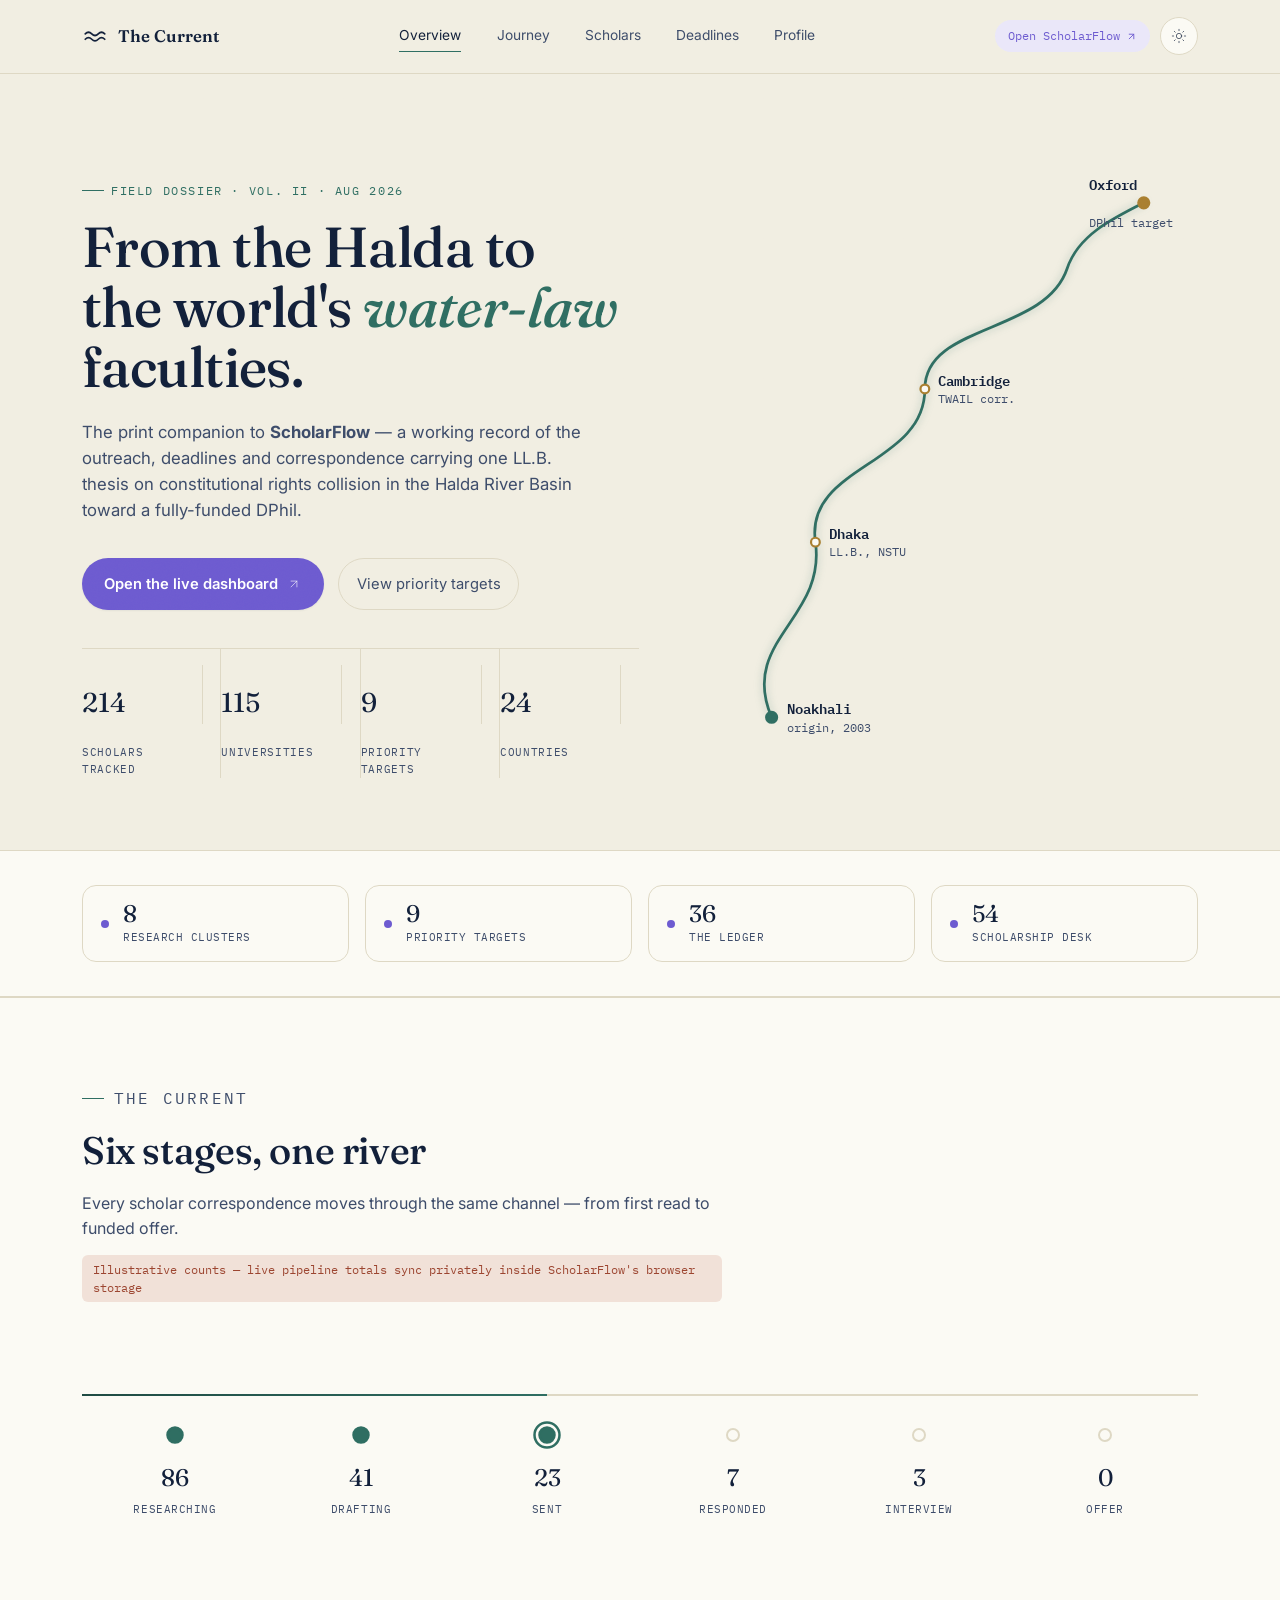
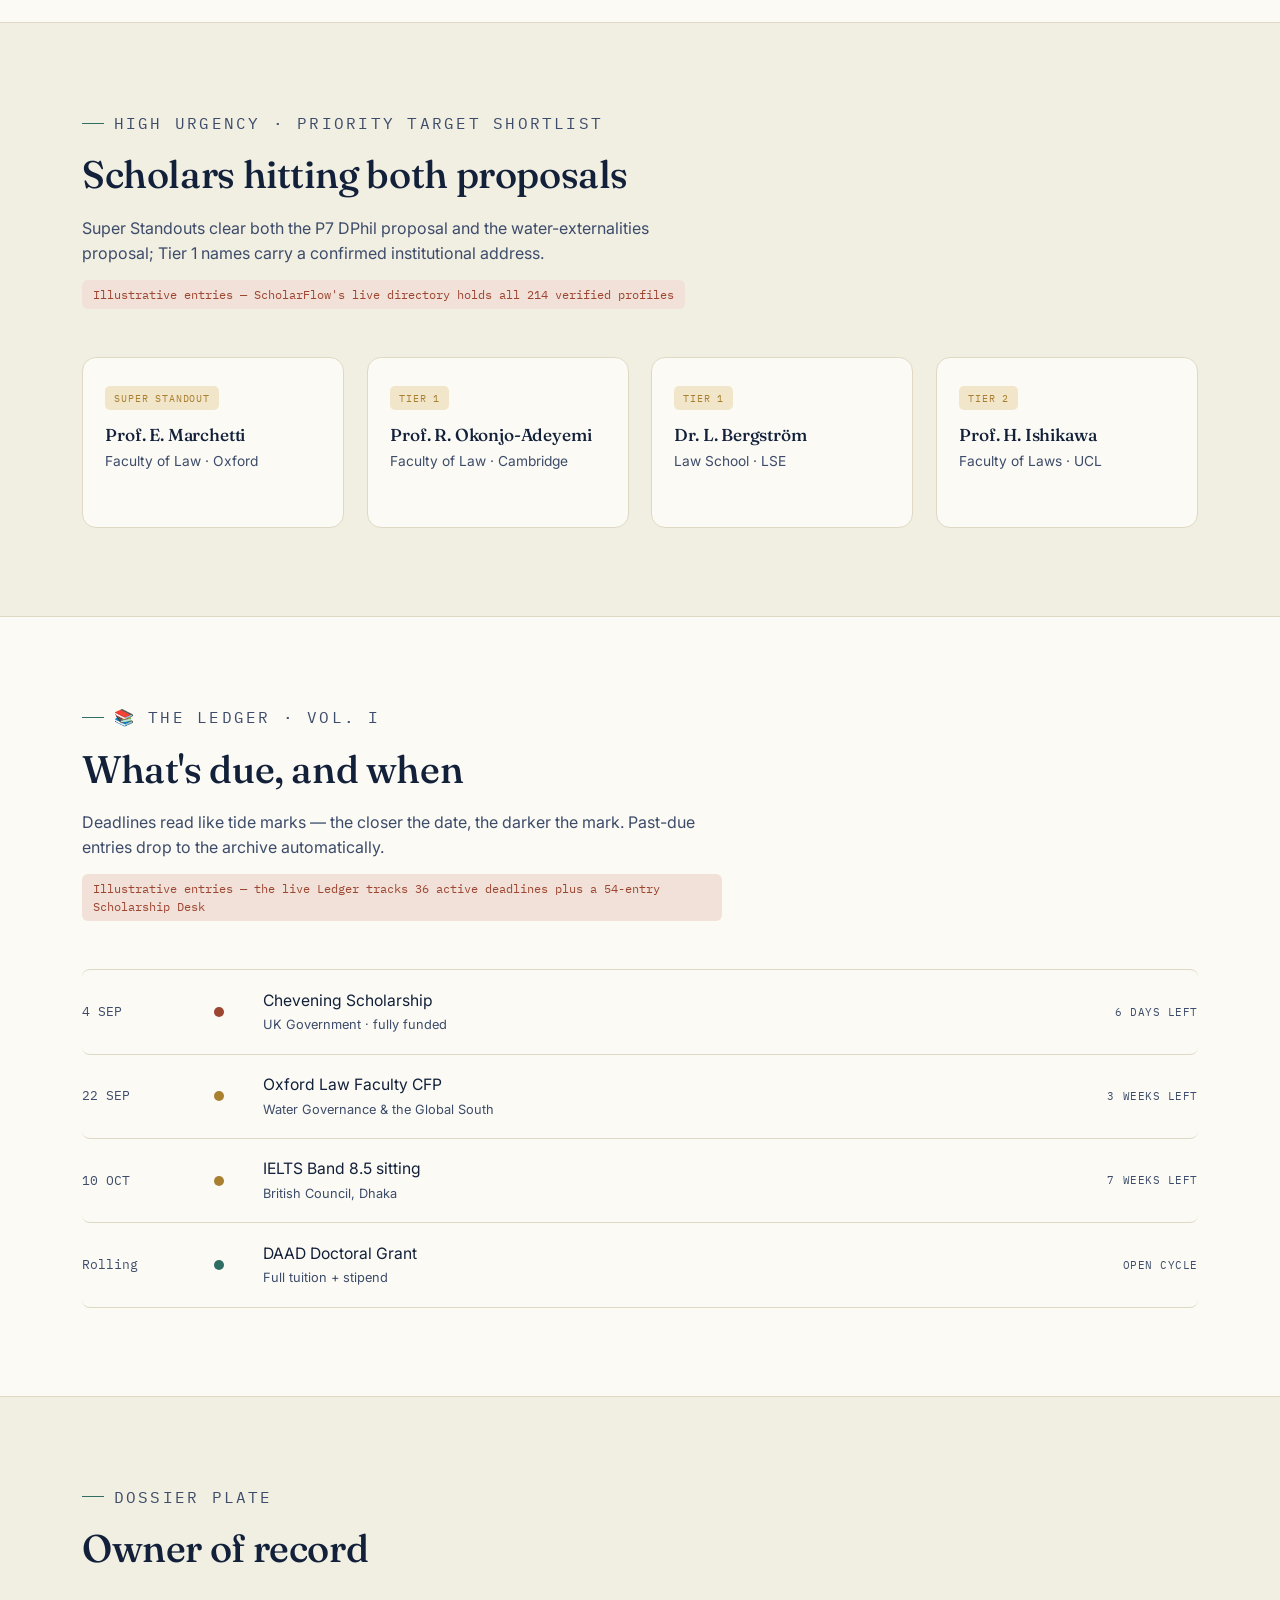
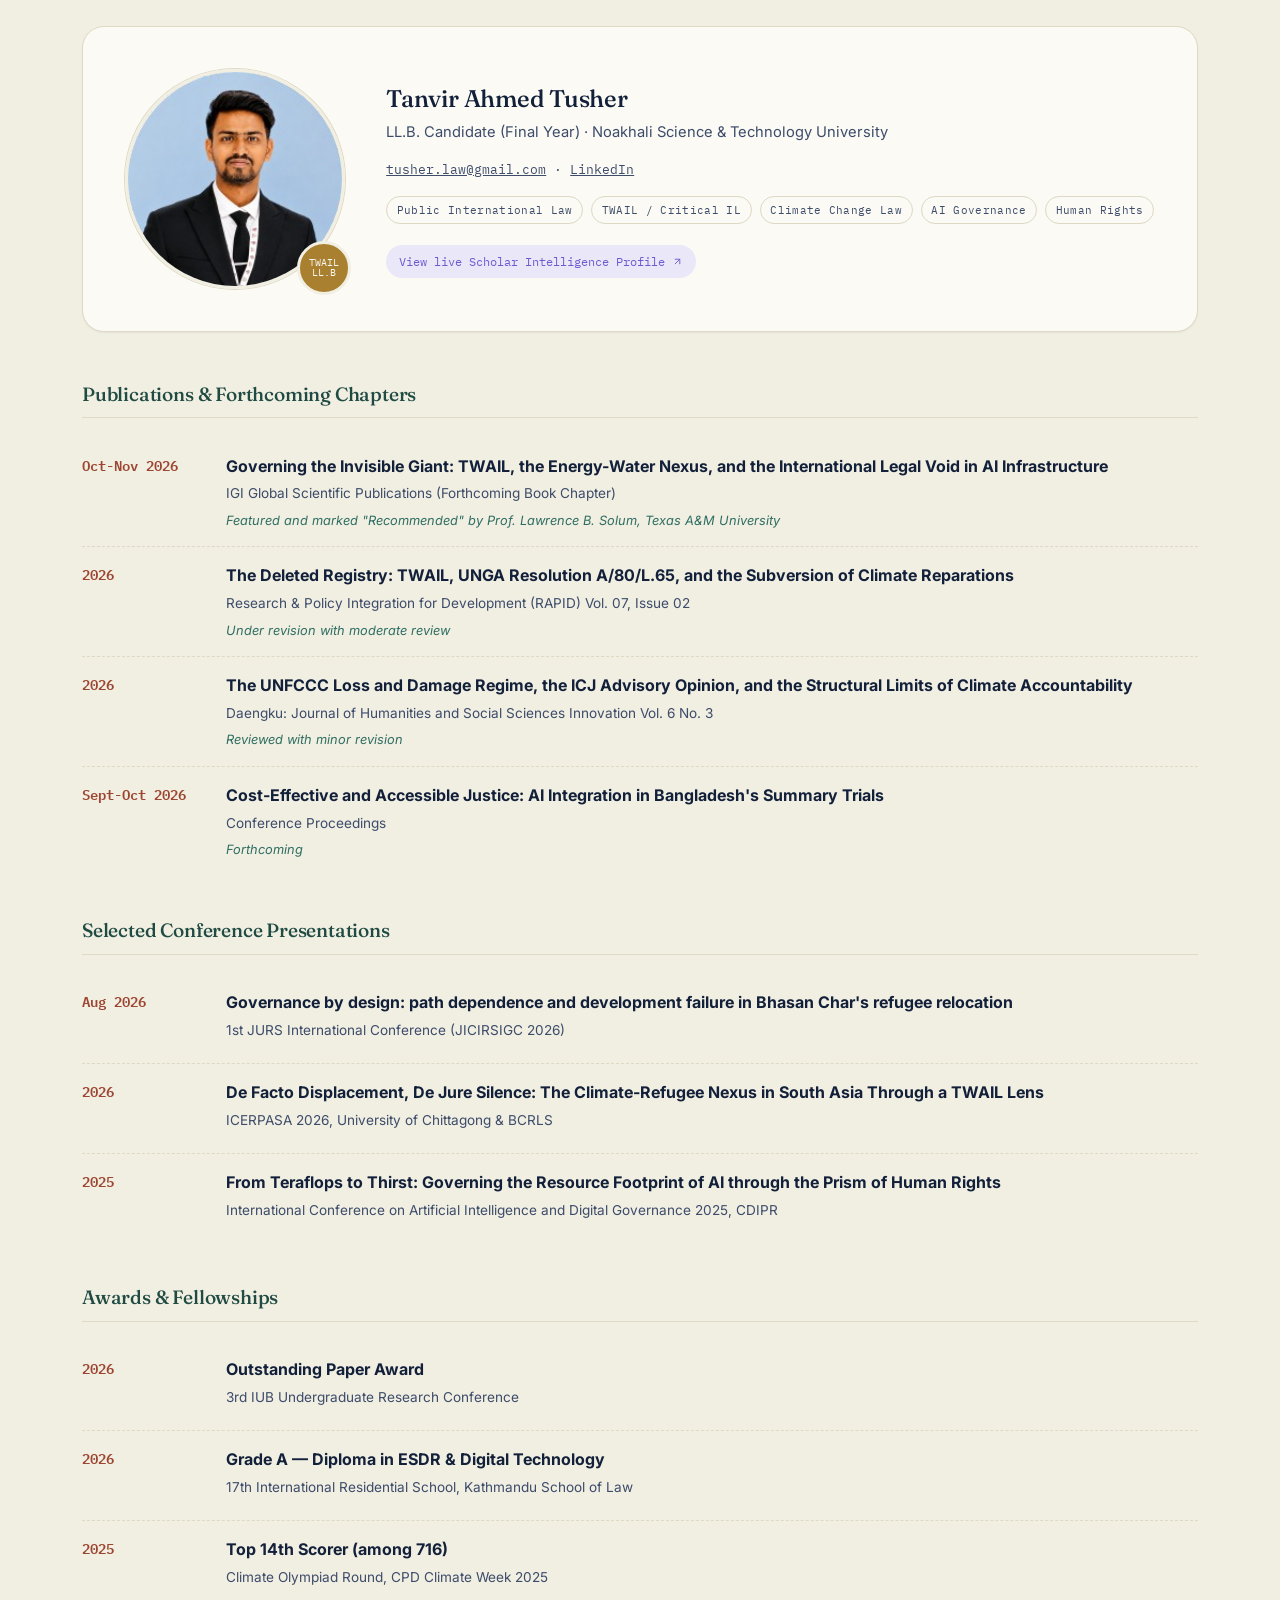
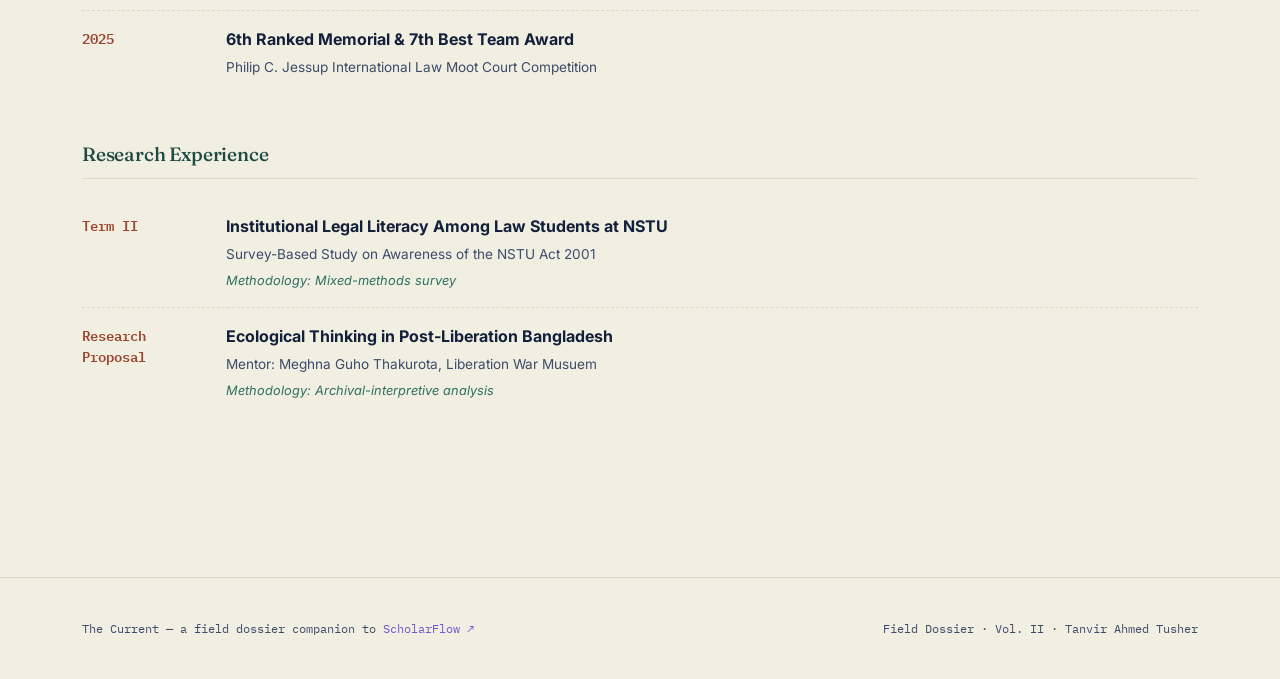
<file: the-current.html>
<!DOCTYPE html>
<html lang="en" data-theme="light">
<head>
<meta charset="UTF-8">
<meta name="viewport" content="width=device-width, initial-scale=1.0">
<meta name="color-scheme" content="light dark">
<meta name="theme-color" content="#F1EEE2" media="(prefers-color-scheme: light)">
<meta name="theme-color" content="#0F1A2C" media="(prefers-color-scheme: dark)">
<title>The Current — Field Dossier for ScholarFlow</title>
<meta name="description" content="A field-dossier companion to ScholarFlow, Tanvir Ahmed Tusher's live academic outreach and scholar-intelligence dashboard for the DPhil application to Oxford.">

<link rel="preconnect" href="https://fonts.googleapis.com">
<link rel="preconnect" href="https://fonts.gstatic.com" crossorigin>
<link href="https://fonts.googleapis.com/css2?family=Fraunces:opsz,wght@9..144,300..700&family=Inter:wght@400;500;600;700&family=IBM+Plex+Mono:wght@400;500;600&display=swap" rel="stylesheet">

<style>
  :root{
    --ink:#12203A;
    --ink-soft:#3D4C6A;
    --paper:#F1EEE2;
    --paper-alt:#E7E1CE;
    --surface:#FBFAF4;
    --surface-line:#DED8C4;
    --river:#2F6E62;
    --river-deep:#1F4B43;
    --river-light:#E1EDE8;
    --brass:#A97F30;
    --brass-light:#F1E6C9;
    --clay:#9C4530;
    --clay-light:#F1E1D8;
    --signal:#6D5BD0;
    --signal-deep:#564399;
    --signal-light:#EAE7F9;
    --shadow-sm:0 1px 2px rgba(18,32,58,.06);
    --shadow-md:0 8px 28px rgba(18,32,58,.10);
    --shadow-lg:0 24px 60px rgba(18,32,58,.16);
    --ease-current:cubic-bezier(.22,.7,.2,1);
    --radius:14px;
    --radius-lg:22px;
    --maxw:1180px;
  }

  [data-theme="dark"]{
    --ink:#F1EEE2;
    --ink-soft:#C7C2AE;
    --paper:#0F1A2C;
    --paper-alt:#16233A;
    --surface:#16233A;
    --surface-line:#2B3A54;
    --river:#5FA894;
    --river-deep:#3E7C6C;
    --river-light:#1B2E2A;
    --brass:#D9B15C;
    --brass-light:#2E2716;
    --clay:#CB7A5C;
    --clay-light:#2E1E17;
    --signal:#9B8FE0;
    --signal-deep:#B7AEEA;
    --signal-light:#221F3D;
    --shadow-sm:0 1px 2px rgba(0,0,0,.3);
    --shadow-md:0 8px 28px rgba(0,0,0,.35);
    --shadow-lg:0 24px 60px rgba(0,0,0,.45);
  }

  *,*::before,*::after{box-sizing:border-box;margin:0;padding:0}
  html{scroll-behavior:smooth}
  body{
    background:var(--paper);
    color:var(--ink);
    font-family:'Inter',-apple-system,sans-serif;
    line-height:1.55;
    -webkit-font-smoothing:antialiased;
    transition:background .4s var(--ease-current), color .4s var(--ease-current);
    position:relative;
  }
  ::selection{background:var(--river);color:var(--surface)}

  a{color:inherit}
  img{max-width:100%;display:block}

  h1,h2,h3{font-family:'Fraunces',Georgia,serif;font-weight:500;letter-spacing:-.01em;color:var(--ink)}

  .mono{font-family:'IBM Plex Mono',monospace}

  .eyebrow{
    font-family:'IBM Plex Mono',monospace;
    font-size:.72rem;
    letter-spacing:.14em;
    text-transform:uppercase;
    color:var(--river);
    display:flex;align-items:center;gap:.6em;
  }
  .eyebrow::before{content:'';width:22px;height:1px;background:var(--river);display:inline-block;transform-origin:left;animation:growLine .7s var(--ease-current) .1s both}
  @keyframes growLine{from{transform:scaleX(0)}to{transform:scaleX(1)}}

  .wrap{max-width:var(--maxw);margin:0 auto;padding:0 32px}

  :focus-visible{outline:2px solid var(--river);outline-offset:3px;border-radius:4px}

  section[id],.hero{scroll-margin-top:92px}

  /* ---------- GRAIN OVERLAY (premium paper texture) ---------- */
  body::after{
    content:'';
    position:fixed;inset:0;
    pointer-events:none;
    z-index:250;
    opacity:.035;
    mix-blend-mode:overlay;
    background-image:url("data:image/svg+xml;utf8,<svg xmlns='http://www.w3.org/2000/svg' width='140' height='140'><filter id='n'><feTurbulence type='fractalNoise' baseFrequency='0.85' numOctaves='2' stitchTiles='stitch'/></filter><rect width='100%25' height='100%25' filter='url(%23n)'/></svg>");
  }

  /* ---------- SKIP LINK ---------- */
  .skip-link{
    position:fixed;top:-60px;left:16px;z-index:400;
    background:var(--ink);color:var(--surface);
    padding:.7rem 1.1rem;border-radius:8px;
    font-family:'IBM Plex Mono',monospace;font-size:.78rem;
    transition:top .3s var(--ease-current);
  }
  .skip-link:focus{top:16px}

  /* ---------- SCROLL PROGRESS ---------- */
  .scroll-progress{
    position:fixed;top:0;left:0;height:3px;width:0%;
    background:linear-gradient(90deg,var(--river),var(--brass));
    z-index:300;
    box-shadow:0 0 8px rgba(47,110,98,.4);
  }

  /* ---------- NAV ---------- */
  .site-nav{
    position:sticky;top:0;z-index:200;
    backdrop-filter:blur(10px);
    background:color-mix(in srgb, var(--paper) 82%, transparent);
    border-bottom:1px solid var(--surface-line);
    transition:box-shadow .35s var(--ease-current), background .35s var(--ease-current);
  }
  .site-nav.scrolled{
    box-shadow:var(--shadow-sm);
    background:color-mix(in srgb, var(--paper) 93%, transparent);
  }
  .site-nav .wrap{display:flex;align-items:center;justify-content:space-between;height:72px}
  .brandmark{display:flex;align-items:center;gap:.6rem;font-family:'Fraunces',serif;font-size:1.05rem;font-weight:600}
  .brandmark svg{width:26px;height:26px}
  .navlinks{display:flex;gap:2.2rem;font-size:.86rem;color:var(--ink-soft)}
  .navlinks a{text-decoration:none;position:relative;padding:.2rem 0;transition:color .25s var(--ease-current)}
  .navlinks a::after{content:'';position:absolute;left:0;right:0;bottom:-2px;height:1px;background:var(--river);transform:scaleX(0);transform-origin:left;transition:transform .35s var(--ease-current)}
  .navlinks a:hover::after,.navlinks a.active::after{transform:scaleX(1)}
  .navlinks a:hover,.navlinks a.active{color:var(--ink)}

  .nav-actions{display:flex;align-items:center;gap:.6rem}

  .app-chip{
    display:inline-flex;align-items:center;gap:.4rem;
    font-family:'IBM Plex Mono',monospace;font-size:.72rem;
    color:var(--signal);background:var(--signal-light);
    padding:.4rem .75rem;border-radius:100px;text-decoration:none;
    border:1px solid transparent;
    transition:border-color .3s var(--ease-current), transform .3s var(--ease-current);
    white-space:nowrap;
  }
  .app-chip:hover{border-color:var(--signal);transform:translateY(-1px)}
  .app-chip svg{width:11px;height:11px}
  @media(max-width:900px){.app-chip.nav-chip{display:none}}

  .hero-cta{display:flex;flex-wrap:wrap;gap:.9rem;margin-bottom:2.4rem}
  .btn-primary{
    display:inline-flex;align-items:center;gap:.55rem;
    background:var(--signal);color:#fff;
    font-family:'Inter',sans-serif;font-weight:600;font-size:.92rem;
    padding:.85rem 1.4rem;border-radius:100px;text-decoration:none;
    box-shadow:var(--shadow-sm);
    transition:transform .3s var(--ease-current), box-shadow .3s var(--ease-current), background .3s var(--ease-current);
  }
  .btn-primary:hover{transform:translateY(-2px);box-shadow:var(--shadow-md);background:var(--signal-deep)}
  .btn-primary svg{width:14px;height:14px;transition:transform .3s var(--ease-current)}
  .btn-primary:hover svg{transform:translate(2px,-2px)}
  .btn-secondary{
    display:inline-flex;align-items:center;gap:.5rem;
    color:var(--ink-soft);font-size:.92rem;text-decoration:none;
    padding:.85rem 1.1rem;border-radius:100px;border:1px solid var(--surface-line);
    transition:border-color .3s var(--ease-current), color .3s var(--ease-current);
  }
  .btn-secondary:hover{border-color:var(--river);color:var(--river)}

  /* ---------- MODULE STRIP ---------- */
  .modules{background:var(--surface);border-top:1px solid var(--surface-line);border-bottom:1px solid var(--surface-line);padding:34px 0}
  .module-row{display:grid;grid-template-columns:repeat(4,1fr);gap:1rem}
  .module-chip{
    display:flex;align-items:center;gap:.9rem;
    padding:1rem 1.1rem;border-radius:var(--radius);
    border:1px solid var(--surface-line);text-decoration:none;
    transition:border-color .3s var(--ease-current), transform .3s var(--ease-current), box-shadow .3s var(--ease-current);
  }
  .module-chip:hover{border-color:var(--signal);transform:translateY(-3px);box-shadow:var(--shadow-sm)}
  .module-chip .m-num{font-family:'Fraunces',serif;font-size:1.5rem;color:var(--ink);line-height:1}
  .module-chip .m-lbl{font-family:'IBM Plex Mono',monospace;font-size:.66rem;letter-spacing:.05em;text-transform:uppercase;color:var(--ink-soft);margin-top:.2rem}
  .module-chip .m-dot{width:8px;height:8px;border-radius:50%;background:var(--signal);flex-shrink:0}
  @media(max-width:900px){.module-row{grid-template-columns:repeat(2,1fr)}}
  @media(max-width:560px){.module-row{grid-template-columns:1fr}}

  .theme-toggle{
    width:38px;height:38px;border-radius:50%;
    border:1px solid var(--surface-line);
    background:var(--surface);
    display:flex;align-items:center;justify-content:center;cursor:pointer;
    transition:border-color .3s var(--ease-current), transform .3s var(--ease-current);
  }
  .theme-toggle:hover{border-color:var(--river);transform:rotate(18deg)}
  .theme-toggle:active{transform:scale(.86)}
  .theme-toggle svg{width:16px;height:16px;stroke:var(--ink)}
  #themeIcon{transition:transform .5s var(--ease-current)}

  .menu-toggle{
    display:none;width:38px;height:38px;border-radius:50%;
    border:1px solid var(--surface-line);background:var(--surface);
    cursor:pointer;flex-direction:column;align-items:center;justify-content:center;gap:4px;
    transition:border-color .3s var(--ease-current);
  }
  .menu-toggle:hover{border-color:var(--river)}
  .menu-toggle span{width:15px;height:1.5px;background:var(--ink);display:block;transition:transform .3s var(--ease-current), opacity .3s var(--ease-current)}
  .menu-toggle.open span:nth-child(1){transform:translateY(5.5px) rotate(45deg)}
  .menu-toggle.open span:nth-child(2){opacity:0}
  .menu-toggle.open span:nth-child(3){transform:translateY(-5.5px) rotate(-45deg)}

  .mobile-menu{
    display:flex;flex-direction:column;
    max-height:0;opacity:0;overflow:hidden;
    padding:0 32px;
    border-bottom:1px solid transparent;
    transition:max-height .45s var(--ease-current), opacity .3s var(--ease-current), padding .45s var(--ease-current);
    background:var(--surface);
  }
  .mobile-menu.open{max-height:340px;opacity:1;padding:.6rem 32px 1.3rem;border-color:var(--surface-line)}
  .mobile-menu a{
    padding:.85rem 0;border-bottom:1px solid var(--surface-line);
    text-decoration:none;font-size:.95rem;color:var(--ink-soft);
  }
  .mobile-menu a:last-child{border-bottom:none}
  .mobile-menu a:hover{color:var(--river)}

  /* ---------- HERO ---------- */
  .hero{padding:96px 0 60px}
  .hero-grid{display:grid;grid-template-columns:1.05fr .95fr;gap:56px;align-items:center}

  .hero-copy>*{opacity:0;animation:riseIn .9s var(--ease-current) forwards}
  .hero-copy>*:nth-child(1){animation-delay:.05s}
  .hero-copy>*:nth-child(2){animation-delay:.2s}
  .hero-copy>*:nth-child(3){animation-delay:.35s}
  .hero-copy>*:nth-child(4){animation-delay:.5s}
  .hero-copy>*:nth-child(5){animation-delay:.65s}
  @keyframes riseIn{from{opacity:0;transform:translateY(18px)}to{opacity:1;transform:translateY(0)}}

  .hero h1{
    font-size:clamp(2.4rem,4.4vw,3.6rem);
    line-height:1.06;
    margin:1.1rem 0 1.4rem;
    max-width:15ch;
  }
  .hero h1 em{font-style:italic;color:var(--river)}
  .hero .lede{color:var(--ink-soft);font-size:1.05rem;max-width:46ch;margin-bottom:2.2rem}

  .hero-stats{display:flex;gap:0;border-top:1px solid var(--surface-line)}
  .hero-stats div{flex:1;padding:1rem 1.1rem 0 0;border-right:1px solid var(--surface-line)}
  .hero-stats div:last-child{border-right:none}
  .hero-stats .num{font-family:'Fraunces',serif;font-size:1.7rem;color:var(--ink);font-variant-numeric:tabular-nums}
  .hero-stats .lbl{font-family:'IBM Plex Mono',monospace;font-size:.68rem;letter-spacing:.06em;color:var(--ink-soft);text-transform:uppercase;margin-top:.3rem}

  .hero-visual{position:relative;opacity:0;animation:riseInVisual 1.1s var(--ease-current) .3s forwards}
  @keyframes riseInVisual{from{opacity:0;transform:translateX(24px) scale(.96)}to{opacity:1;transform:translateX(0) scale(1)}}
  .hero-visual svg{width:100%;height:auto;overflow:visible}
  .river-path{
    fill:none;stroke:var(--river);stroke-width:2.5;stroke-linecap:round;
    filter:drop-shadow(0 0 4px rgba(47,110,98,.35));
  }
  .river-flow{
    fill:none;stroke:var(--brass);stroke-width:2.4;stroke-linecap:round;
    stroke-dasharray:4 14;opacity:0;transition:opacity 1s ease;
  }
  .river-flow.active{opacity:.75;animation:flowDash 2.4s linear infinite}
  @keyframes flowDash{
    from{stroke-dashoffset:0}
    to{stroke-dashoffset:-180}
  }
  .waypoint circle{fill:var(--surface);stroke:var(--brass);stroke-width:2;transition:all .3s var(--ease-current)}
  .waypoint:hover circle{r:6.5;stroke-width:3}
  .waypoint.origin circle{fill:var(--river);stroke:var(--river);animation:pulseWaypoint 2.5s infinite}
  .waypoint.dest circle{fill:var(--brass);stroke:var(--brass);animation:pulseWaypoint 2.5s infinite .8s}
  @keyframes pulseWaypoint{
    0%,100%{filter:drop-shadow(0 0 0 rgba(47,110,98,0))}
    50%{filter:drop-shadow(0 0 8px rgba(169,127,48,.7))}
  }
  .waypoint text{font-family:'IBM Plex Mono',monospace;font-size:11px;fill:var(--ink-soft)}
  .waypoint .wp-main{fill:var(--ink);font-weight:600;font-size:12.5px}

  /* ---------- SECTION SHELL ---------- */
  section{padding:88px 0}
  .section-head{max-width:640px;margin-bottom:3rem}
  .section-head h2{font-size:clamp(1.8rem,3vw,2.4rem);margin:.6rem 0 .7rem}
  .section-head p{color:var(--ink-soft);font-size:1rem}
  .sample-note{
    display:inline-block;margin-top:.9rem;font-family:'IBM Plex Mono',monospace;
    font-size:.72rem;color:var(--clay);background:var(--clay-light);
    padding:.35rem .7rem;border-radius:6px;
  }

  .reveal{opacity:0;transform:translateY(26px);transition:opacity .8s var(--ease-current), transform .8s var(--ease-current)}
  .reveal.in{opacity:1;transform:translateY(0)}

  /* ---------- JOURNEY / THE CURRENT ---------- */
  .journey{background:var(--surface);border-top:1px solid var(--surface-line);border-bottom:1px solid var(--surface-line)}
  .track-wrap{position:relative;padding:2.6rem 0 1rem}
  .track-line{position:absolute;left:0;right:0;top:44px;height:2px;background:var(--surface-line)}
  .track-line-fill{position:absolute;left:0;top:44px;height:2px;background:linear-gradient(90deg,var(--river-deep),var(--river));width:0;transition:width 1.6s var(--ease-current)}
  .track{display:grid;grid-template-columns:repeat(6,1fr);position:relative}
  .stage{text-align:center;padding-top:0}
  .stage .node{
    width:14px;height:14px;border-radius:50%;background:var(--surface);
    border:2px solid var(--surface-line);margin:36px auto 1.1rem;position:relative;z-index:2;
    transition:border-color .3s var(--ease-current), background .3s var(--ease-current), transform .3s var(--ease-current);
  }
  .stage.active .node{border-color:var(--river);background:var(--river);transform:scale(1.25)}
  .stage.current .node::after{
    content:'';position:absolute;inset:-6px;border-radius:50%;
    border:2px solid var(--river);animation:ringPulse 2s ease-out infinite;
  }
  @keyframes ringPulse{0%{transform:scale(.55);opacity:.8}100%{transform:scale(2.1);opacity:0}}
  .stage .count{font-family:'Fraunces',serif;font-size:1.5rem;font-variant-numeric:tabular-nums}
  .stage .name{font-family:'IBM Plex Mono',monospace;font-size:.7rem;color:var(--ink-soft);text-transform:uppercase;letter-spacing:.05em;margin-top:.25rem}

  /* ---------- SCHOLARS ---------- */
  .scholar-grid{display:grid;grid-template-columns:repeat(4,1fr);gap:1.4rem}
  .scholar-card{
    --mx:50%;--my:50%;
    background:var(--surface);border:1px solid var(--surface-line);border-radius:var(--radius);
    padding:1.6rem 1.4rem;position:relative;overflow:hidden;
    transition:box-shadow .4s var(--ease-current), border-color .4s var(--ease-current), transform .25s var(--ease-current);
    will-change:transform;
  }
  .scholar-card:nth-child(1){transition-delay:.04s}
  .scholar-card:nth-child(2){transition-delay:.13s}
  .scholar-card:nth-child(3){transition-delay:.22s}
  .scholar-card:nth-child(4){transition-delay:.31s}
  .scholar-card::before{
    content:'';position:absolute;inset:0;pointer-events:none;
    background:radial-gradient(220px circle at var(--mx) var(--my), rgba(255,255,255,.4), transparent 60%);
    opacity:0;transition:opacity .4s var(--ease-current);
  }
  [data-theme="dark"] .scholar-card::before{
    background:radial-gradient(220px circle at var(--mx) var(--my), rgba(255,255,255,.09), transparent 60%);
  }
  .scholar-card:hover{box-shadow:var(--shadow-md);border-color:var(--river)}
  .scholar-card:hover::before{opacity:1}
  .scholar-card:focus-within{box-shadow:var(--shadow-md);border-color:var(--river)}
  .scholar-card .tier{
    font-family:'IBM Plex Mono',monospace;font-size:.65rem;letter-spacing:.08em;text-transform:uppercase;
    color:var(--brass);background:var(--brass-light);display:inline-block;padding:.25rem .55rem;border-radius:5px;margin-bottom:.9rem;
  }
  .scholar-card h3{font-size:1.08rem;line-height:1.3;margin-bottom:.25rem}
  .scholar-card .uni{color:var(--ink-soft);font-size:.86rem;margin-bottom:1rem}
  .scholar-card .match{
    font-size:.82rem;color:var(--ink-soft);border-top:1px solid var(--surface-line);padding-top:.8rem;
    max-height:0;opacity:0;overflow:hidden;transition:max-height .4s var(--ease-current), opacity .4s var(--ease-current), padding .4s var(--ease-current);
  }
  .scholar-card:hover .match,.scholar-card:focus-within .match{max-height:120px;opacity:1;padding-top:.8rem}

  /* ---------- TIDE TABLE / DEADLINES ---------- */
  .tide{display:flex;flex-direction:column}
  .tide-row{
    display:grid;grid-template-columns:110px 26px 1fr auto;align-items:center;gap:1.4rem;
    padding:1.15rem 0;border-bottom:1px solid var(--surface-line);
    transition:background .3s var(--ease-current), transform .3s var(--ease-current), padding-left .3s var(--ease-current);
    border-radius:8px;
  }
  .tide-row:nth-child(1){transition-delay:.04s}
  .tide-row:nth-child(2){transition-delay:.13s}
  .tide-row:nth-child(3){transition-delay:.22s}
  .tide-row:nth-child(4){transition-delay:.31s}
  .tide-row:first-child{border-top:1px solid var(--surface-line)}
  .tide-row:hover{background:var(--paper-alt);padding-left:.6rem}
  .tide-date{font-family:'IBM Plex Mono',monospace;font-size:.8rem;color:var(--ink-soft);font-variant-numeric:tabular-nums}
  .tide-mark{width:10px;height:10px;border-radius:50%;background:var(--surface-line);position:relative}
  .tide-row.urgent .tide-mark{background:var(--clay);animation:tidePulse 1.8s ease-in-out infinite}
  .tide-row.soon .tide-mark{background:var(--brass)}
  .tide-row.open .tide-mark{background:var(--river)}
  @keyframes tidePulse{
    0%,100%{box-shadow:0 0 0 0 rgba(156,69,48,.45)}
    50%{box-shadow:0 0 0 6px rgba(156,69,48,0)}
  }
  .tide-title{font-size:.98rem}
  .tide-title span{display:block;font-size:.8rem;color:var(--ink-soft);margin-top:.15rem}
  .tide-tag{font-family:'IBM Plex Mono',monospace;font-size:.68rem;text-transform:uppercase;letter-spacing:.05em;color:var(--ink-soft)}

  /* ---------- PROFILE DOSSIER ---------- */
  .dossier{
    display:grid;grid-template-columns:220px 1fr;gap:2.6rem;align-items:center;
    background:var(--surface);border:1px solid var(--surface-line);border-radius:var(--radius-lg);
    padding:2.6rem;box-shadow:var(--shadow-sm);
    transition:box-shadow .4s var(--ease-current);
  }
  .dossier:hover{box-shadow:var(--shadow-md)}
  .dossier-photo{position:relative}
  .dossier-photo img{width:100%;aspect-ratio:1;object-fit:cover;border-radius:50%;border:3px solid var(--paper);box-shadow:0 0 0 1px var(--surface-line);transition:transform .5s var(--ease-current)}
  .dossier-photo:hover img{transform:scale(1.05)}
  .dossier-seal{
    position:absolute;bottom:-6px;right:-6px;width:54px;height:54px;border-radius:50%;
    background:var(--brass);color:var(--surface);display:flex;align-items:center;justify-content:center;
    font-family:'IBM Plex Mono',monospace;font-size:.6rem;text-align:center;line-height:1.1;
    border:3px solid var(--paper);
    animation:sealFloat 4.5s ease-in-out infinite;
  }
  @keyframes sealFloat{0%,100%{transform:translateY(0) rotate(-4deg)}50%{transform:translateY(-4px) rotate(4deg)}}
  .dossier h3{font-size:1.5rem;margin-bottom:.2rem}
  .dossier .role{color:var(--ink-soft);margin-bottom:1rem;font-size:.92rem}
  .dossier .tags{display:flex;flex-wrap:wrap;gap:.5rem}
  .dossier .tags span{
    font-family:'IBM Plex Mono',monospace;font-size:.68rem;letter-spacing:.03em;
    border:1px solid var(--surface-line);padding:.3rem .6rem;border-radius:100px;color:var(--ink-soft);
    transition:border-color .3s var(--ease-current), color .3s var(--ease-current);
  }
  .dossier .tags span:hover{border-color:var(--river);color:var(--river)}

  /* ---------- CV TIMELINE / METRICS ---------- */
  .cv-timeline {
    margin-top: 3rem;
  }
  .cv-category {
    margin-bottom: 2.5rem;
  }
  .cv-category h3 {
    font-size: 1.2rem;
    color: var(--river-deep);
    border-bottom: 1px solid var(--surface-line);
    padding-bottom: 0.5rem;
    margin-bottom: 1.2rem;
  }
  [data-theme="dark"] .cv-category h3 {
    color: var(--river);
  }
  .cv-item {
    display: grid;
    grid-template-columns: 120px 1fr;
    gap: 1.5rem;
    padding: 1rem 0;
    border-bottom: 1px dashed var(--surface-line);
    transition: background 0.3s var(--ease-current), padding-left 0.3s var(--ease-current);
  }
  .cv-item:hover {
    background: var(--paper-alt);
    padding-left: 0.8rem;
    border-radius: 8px;
    border-bottom-color: transparent;
  }
  .cv-item:last-child {
    border-bottom: none;
  }
  .cv-year {
    font-family: 'IBM Plex Mono', monospace;
    font-size: 0.85rem;
    color: var(--clay);
    font-weight: 600;
  }
  .cv-content h4 {
    font-family: 'Inter', sans-serif;
    font-size: 1rem;
    margin-bottom: 0.3rem;
    color: var(--ink);
  }
  .cv-content .venue {
    font-size: 0.85rem;
    color: var(--ink-soft);
    margin-bottom: 0.4rem;
  }
  .cv-content .note {
    font-size: 0.8rem;
    color: var(--river);
    font-style: italic;
  }
  
  @media(max-width:768px){
    .cv-item {
      grid-template-columns: 1fr;
      gap: 0.5rem;
    }
    .cv-year {
      font-size: 0.75rem;
    }
  }

  /* ---------- BACK TO TOP ---------- */
  .back-to-top{
    position:fixed;right:26px;bottom:26px;width:46px;height:46px;border-radius:50%;
    background:var(--ink);color:var(--surface);border:none;cursor:pointer;
    display:flex;align-items:center;justify-content:center;
    box-shadow:var(--shadow-md);
    opacity:0;transform:translateY(14px) scale(.9);pointer-events:none;
    transition:opacity .35s var(--ease-current), transform .35s var(--ease-current), background .3s var(--ease-current);
    z-index:150;
  }
  .back-to-top.visible{opacity:1;transform:translateY(0) scale(1);pointer-events:auto}
  .back-to-top:hover{background:var(--river)}
  .back-to-top svg{width:18px;height:18px;stroke:currentColor}

  /* ---------- FOOTER ---------- */
  footer{border-top:1px solid var(--surface-line);padding:2.6rem 0;margin-top:2rem}
  footer .wrap{display:flex;justify-content:space-between;align-items:center;flex-wrap:wrap;gap:1rem}
  footer p{font-family:'IBM Plex Mono',monospace;font-size:.72rem;color:var(--ink-soft)}

  @media(max-width:900px){
    .hero-grid{grid-template-columns:1fr}
    .hero-visual{order:-1}
    .scholar-grid{grid-template-columns:repeat(2,1fr)}
    .dossier{grid-template-columns:1fr;text-align:center}
    .dossier-photo{width:140px;margin:0 auto}
    .track{grid-template-columns:repeat(3,1fr);row-gap:2rem}
    .navlinks{display:none}
    .menu-toggle{display:flex}
    .hero-stats{flex-wrap:wrap}
    .hero-stats div{flex:1 1 45%;border-right:none;border-bottom:1px solid var(--surface-line);padding-bottom:.8rem;margin-bottom:.8rem}
  }
  @media(max-width:560px){
    .scholar-grid{grid-template-columns:1fr}
    .tide-row{grid-template-columns:80px 16px 1fr;grid-template-areas:"date mark title" ". . tag"}
    .tide-tag{grid-column:1/-1;text-align:left;margin-top:.2rem}
    .back-to-top{right:18px;bottom:18px}
  }

  @media(prefers-reduced-motion:reduce){
    *{animation-duration:.01ms!important;transition-duration:.01ms!important;scroll-behavior:auto!important}
    .river-path{stroke-dashoffset:0!important}
  }
</style>
</head>
<body data-theme="light">

<a class="skip-link" href="#overview">Skip to content</a>
<div class="scroll-progress" id="scrollProgress"></div>

<header class="site-nav" id="siteNav">
  <div class="wrap">
    <div class="brandmark">
      <svg viewBox="0 0 24 24" fill="none" stroke="currentColor" stroke-width="1.6" stroke-linecap="round"><path d="M3 15c2-2 4-2 6 0s4 2 6 0 4-2 6 0"/><path d="M3 10c2-2 4-2 6 0s4 2 6 0 4-2 6 0"/></svg>
      The Current
    </div>
    <nav class="navlinks" id="navLinks">
      <a href="#overview">Overview</a>
      <a href="#journey">Journey</a>
      <a href="#scholars">Scholars</a>
      <a href="#deadlines">Deadlines</a>
      <a href="#profile">Profile</a>
    </nav>
    <div class="nav-actions">
      <a class="app-chip nav-chip" href="https://tanvirahmedtusher.github.io/tusher.law-Professor-s-Dashboard/" target="_blank" rel="noopener">
        Open ScholarFlow
        <svg viewBox="0 0 24 24" fill="none" stroke="currentColor" stroke-width="2" stroke-linecap="round" stroke-linejoin="round"><path d="M7 17L17 7M7 7h10v10"/></svg>
      </a>
      <button class="theme-toggle" id="themeToggle" aria-label="Toggle dark mode">
        <svg id="themeIcon" viewBox="0 0 24 24" fill="none" stroke-linecap="round" stroke-linejoin="round"><circle cx="12" cy="12" r="4"/><path d="M12 2v2M12 20v2M4.9 4.9l1.4 1.4M17.7 17.7l1.4 1.4M2 12h2M20 12h2M4.9 19.1l1.4-1.4M17.7 6.3l1.4-1.4"/></svg>
      </button>
      <button class="menu-toggle" id="menuToggle" aria-label="Open menu" aria-expanded="false" aria-controls="mobileMenu">
        <span></span><span></span><span></span>
      </button>
    </div>
  </div>
  <nav class="mobile-menu" id="mobileMenu">
    <a href="https://tanvirahmedtusher.github.io/tusher.law-Professor-s-Dashboard/" target="_blank" rel="noopener" style="color:var(--signal);font-weight:600">Open ScholarFlow ↗</a>
    <a href="#overview">Overview</a>
    <a href="#journey">Journey</a>
    <a href="#scholars">Scholars</a>
    <a href="#deadlines">Deadlines</a>
    <a href="#profile">Profile</a>
  </nav>
</header>

<main>

  <!-- HERO -->
  <section class="hero" id="overview">
    <div class="wrap hero-grid">
      <div class="hero-copy">
        <p class="eyebrow">Field Dossier · Vol. II · Aug 2026</p>
        <h1>From the Halda to the world's <em>water-law</em> faculties.</h1>
        <p class="lede">The print companion to <strong>ScholarFlow</strong> — a working record of the outreach, deadlines and correspondence carrying one LL.B. thesis on constitutional rights collision in the Halda River Basin toward a fully-funded DPhil.</p>
        <div class="hero-cta">
          <a class="btn-primary" href="https://tanvirahmedtusher.github.io/tusher.law-Professor-s-Dashboard/" target="_blank" rel="noopener">
            Open the live dashboard
            <svg viewBox="0 0 24 24" fill="none" stroke="currentColor" stroke-linecap="round" stroke-linejoin="round"><path d="M7 17L17 7M7 7h10v10"/></svg>
          </a>
          <a class="btn-secondary" href="#scholars">View priority targets</a>
        </div>
        <div class="hero-stats">
          <div title="100% verified directory"><div class="num" data-count>214</div><div class="lbl">Scholars tracked</div></div>
          <div title="QS #1 to #220"><div class="num" data-count>115</div><div class="lbl">Universities</div></div>
          <div title="5 Super Standouts · 4 Tier 1"><div class="num" data-count>9</div><div class="lbl">Priority targets</div></div>
          <div title="UK, USA, EU, Aus, Asia"><div class="num" data-count>24</div><div class="lbl">Countries</div></div>
        </div>
      </div>
      <div class="hero-visual">
        <svg viewBox="0 0 460 560" aria-hidden="true">
          <path class="river-path" id="heroPath" d="M70 500 C 40 430, 120 410, 110 340 C 100 270, 210 270, 210 200 C 210 140, 320 150, 340 90 C 350 60, 380 45, 410 30" />
          <path class="river-flow" id="heroFlow" d="M70 500 C 40 430, 120 410, 110 340 C 100 270, 210 270, 210 200 C 210 140, 320 150, 340 90 C 350 60, 380 45, 410 30" />
          <g class="waypoint origin"><circle cx="70" cy="500" r="5"/><text x="84" y="497" class="wp-main">Noakhali</text><text x="84" y="513">origin, 2003</text></g>
          <g class="waypoint"><circle cx="110" cy="340" r="4"/><text x="122" y="337" class="wp-main">Dhaka</text><text x="122" y="353">LL.B., NSTU</text></g>
          <g class="waypoint"><circle cx="210" cy="200" r="4"/><text x="222" y="197" class="wp-main">Cambridge</text><text x="222" y="213">TWAIL corr.</text></g>
          <g class="waypoint dest"><circle cx="410" cy="30" r="5"/><text x="360" y="18" class="wp-main">Oxford</text><text x="360" y="52">DPhil target</text></g>
        </svg>
      </div>
    </div>
  </section>

  <!-- MODULE STRIP -->
  <section class="modules" aria-label="ScholarFlow ecosystem modules">
    <div class="wrap">
      <div class="module-row reveal">
        <a class="module-chip" href="#scholars">
          <span class="m-dot"></span>
          <div><div class="m-num" data-count>8</div><div class="m-lbl">Research clusters</div></div>
        </a>
        <a class="module-chip" href="#scholars">
          <span class="m-dot"></span>
          <div><div class="m-num" data-count>9</div><div class="m-lbl">Priority targets</div></div>
        </a>
        <a class="module-chip" href="#deadlines">
          <span class="m-dot"></span>
          <div><div class="m-num" data-count>36</div><div class="m-lbl">The Ledger</div></div>
        </a>
        <a class="module-chip" href="https://tanvirahmedtusher.github.io/tusher.law-Professor-s-Dashboard/" target="_blank" rel="noopener">
          <span class="m-dot"></span>
          <div><div class="m-num" data-count>54</div><div class="m-lbl">Scholarship Desk</div></div>
        </a>
      </div>
    </div>
  </section>

  <!-- JOURNEY -->
  <section class="journey" id="journey">
    <div class="wrap">
      <div class="section-head reveal">
        <p class="eyebrow">The current</p>
        <h2>Six stages, one river</h2>
        <p>Every scholar correspondence moves through the same channel — from first read to funded offer.</p>
        <span class="sample-note">Illustrative counts — live pipeline totals sync privately inside ScholarFlow's browser storage</span>
      </div>
      <div class="track-wrap reveal">
        <div class="track-line"></div>
        <div class="track-line-fill" id="trackFill"></div>
        <div class="track" id="track">
          <div class="stage active"><div class="node"></div><div class="count" data-count>86</div><div class="name">Researching</div></div>
          <div class="stage active"><div class="node"></div><div class="count" data-count>41</div><div class="name">Drafting</div></div>
          <div class="stage active"><div class="node"></div><div class="count" data-count>23</div><div class="name">Sent</div></div>
          <div class="stage"><div class="node"></div><div class="count" data-count>7</div><div class="name">Responded</div></div>
          <div class="stage"><div class="node"></div><div class="count" data-count>3</div><div class="name">Interview</div></div>
          <div class="stage"><div class="node"></div><div class="count" data-count>0</div><div class="name">Offer</div></div>
        </div>
      </div>
    </div>
  </section>

  <!-- SCHOLARS -->
  <section id="scholars">
    <div class="wrap">
      <div class="section-head reveal">
        <p class="eyebrow">High urgency · Priority target shortlist</p>
        <h2>Scholars hitting both proposals</h2>
        <p>Super Standouts clear both the P7 DPhil proposal and the water-externalities proposal; Tier 1 names carry a confirmed institutional address.</p>
        <span class="sample-note">Illustrative entries — ScholarFlow's live directory holds all 214 verified profiles</span>
      </div>
      <div class="scholar-grid">
        <article class="scholar-card reveal" tabindex="0">
          <span class="tier">Super Standout</span>
          <h3>Prof. E. Marchetti</h3>
          <div class="uni">Faculty of Law · Oxford</div>
          <p class="match">Direct TWAIL/water-governance overlap; two prior supervisions on transboundary river disputes.</p>
        </article>
        <article class="scholar-card reveal" tabindex="0">
          <span class="tier">Tier 1</span>
          <h3>Prof. R. Okonjo-Adeyemi</h3>
          <div class="uni">Faculty of Law · Cambridge</div>
          <p class="match">Climate displacement and loss-and-damage focus; active Global South co-authorship record.</p>
        </article>
        <article class="scholar-card reveal" tabindex="0">
          <span class="tier">Tier 1</span>
          <h3>Dr. L. Bergström</h3>
          <div class="uni">Law School · LSE</div>
          <p class="match">Constitutional rights collision methodology; supervises comparative environmental law DPhils.</p>
        </article>
        <article class="scholar-card reveal" tabindex="0">
          <span class="tier">Tier 2</span>
          <h3>Prof. H. Ishikawa</h3>
          <div class="uni">Faculty of Laws · UCL</div>
          <p class="match">Political ecology framing; open to co-supervision across environmental and public law.</p>
        </article>
      </div>
    </div>
  </section>

  <!-- DEADLINES -->
  <section class="journey" id="deadlines">
    <div class="wrap">
      <div class="section-head reveal">
        <p class="eyebrow">📚 The Ledger · Vol. I</p>
        <h2>What's due, and when</h2>
        <p>Deadlines read like tide marks — the closer the date, the darker the mark. Past-due entries drop to the archive automatically.</p>
        <span class="sample-note">Illustrative entries — the live Ledger tracks 36 active deadlines plus a 54-entry Scholarship Desk</span>
      </div>
      <div class="tide">
        <div class="tide-row urgent reveal">
          <div class="tide-date">4 SEP</div><div class="tide-mark"></div>
          <div class="tide-title">Chevening Scholarship<span>UK Government · fully funded</span></div>
          <div class="tide-tag">6 days left</div>
        </div>
        <div class="tide-row soon reveal">
          <div class="tide-date">22 SEP</div><div class="tide-mark"></div>
          <div class="tide-title">Oxford Law Faculty CFP<span>Water Governance &amp; the Global South</span></div>
          <div class="tide-tag">3 weeks left</div>
        </div>
        <div class="tide-row soon reveal">
          <div class="tide-date">10 OCT</div><div class="tide-mark"></div>
          <div class="tide-title">IELTS Band 8.5 sitting<span>British Council, Dhaka</span></div>
          <div class="tide-tag">7 weeks left</div>
        </div>
        <div class="tide-row open reveal">
          <div class="tide-date">Rolling</div><div class="tide-mark"></div>
          <div class="tide-title">DAAD Doctoral Grant<span>Full tuition + stipend</span></div>
          <div class="tide-tag">Open cycle</div>
        </div>
      </div>
    </div>
  </section>

  <!-- PROFILE & CV -->
  <section id="profile">
    <div class="wrap">
      <div class="section-head reveal">
        <p class="eyebrow">Dossier plate</p>
        <h2>Owner of record</h2>
      </div>
      <div class="dossier reveal">
        <div class="dossier-photo">
          <img src="tusher-profile-photo.jpg" alt="Tanvir Ahmed Tusher">
          <div class="dossier-seal">TWAIL<br>LL.B</div>
        </div>
        <div>
          <h3>Tanvir Ahmed Tusher</h3>
          <p class="role">LL.B. Candidate (Final Year) · Noakhali Science &amp; Technology University</p>
          <p class="mono" style="font-size:.82rem;color:var(--ink-soft);margin-bottom:1rem">
            <a href="mailto:tusher.law@gmail.com">tusher.law@gmail.com</a> &middot; 
            <a href="https://www.linkedin.com/in/tanvir-ahmed77" target="_blank" rel="noopener">LinkedIn</a>
          </p>
          <div class="tags">
            <span>Public International Law</span>
            <span>TWAIL / Critical IL</span>
            <span>Climate Change Law</span>
            <span>AI Governance</span>
            <span>Human Rights</span>
          </div>
          <a class="app-chip" style="margin-top:1.3rem" href="https://tanvirahmedtusher.github.io/tusher.law-Professor-s-Dashboard/" target="_blank" rel="noopener">
            View live Scholar Intelligence Profile
            <svg viewBox="0 0 24 24" fill="none" stroke="currentColor" stroke-width="2" stroke-linecap="round" stroke-linejoin="round"><path d="M7 17L17 7M7 7h10v10"/></svg>
          </a>
        </div>
      </div>

      <!-- PERSONALIZED CV SECTION ADDED HERE -->
      <div class="cv-timeline reveal">
        
        <div class="cv-category">
          <h3>Publications &amp; Forthcoming Chapters</h3>
          
          <div class="cv-item">
            <div class="cv-year">Oct-Nov 2026</div>
            <div class="cv-content">
              <h4>Governing the Invisible Giant: TWAIL, the Energy-Water Nexus, and the International Legal Void in AI Infrastructure</h4>
              <div class="venue">IGI Global Scientific Publications (Forthcoming Book Chapter)</div>
              <div class="note">Featured and marked "Recommended" by Prof. Lawrence B. Solum, Texas A&amp;M University</div>
            </div>
          </div>

          <div class="cv-item">
            <div class="cv-year">2026</div>
            <div class="cv-content">
              <h4>The Deleted Registry: TWAIL, UNGA Resolution A/80/L.65, and the Subversion of Climate Reparations</h4>
              <div class="venue">Research &amp; Policy Integration for Development (RAPID) Vol. 07, Issue 02</div>
              <div class="note">Under revision with moderate review</div>
            </div>
          </div>

          <div class="cv-item">
            <div class="cv-year">2026</div>
            <div class="cv-content">
              <h4>The UNFCCC Loss and Damage Regime, the ICJ Advisory Opinion, and the Structural Limits of Climate Accountability</h4>
              <div class="venue">Daengku: Journal of Humanities and Social Sciences Innovation Vol. 6 No. 3</div>
              <div class="note">Reviewed with minor revision</div>
            </div>
          </div>
          
          <div class="cv-item">
            <div class="cv-year">Sept-Oct 2026</div>
            <div class="cv-content">
              <h4>Cost-Effective and Accessible Justice: AI Integration in Bangladesh's Summary Trials</h4>
              <div class="venue">Conference Proceedings</div>
              <div class="note">Forthcoming</div>
            </div>
          </div>
        </div>

        <div class="cv-category">
          <h3>Selected Conference Presentations</h3>

          <div class="cv-item">
            <div class="cv-year">Aug 2026</div>
            <div class="cv-content">
              <h4>Governance by design: path dependence and development failure in Bhasan Char's refugee relocation</h4>
              <div class="venue">1st JURS International Conference (JICIRSIGC 2026)</div>
            </div>
          </div>

          <div class="cv-item">
            <div class="cv-year">2026</div>
            <div class="cv-content">
              <h4>De Facto Displacement, De Jure Silence: The Climate-Refugee Nexus in South Asia Through a TWAIL Lens</h4>
              <div class="venue">ICERPASA 2026, University of Chittagong &amp; BCRLS</div>
            </div>
          </div>
          
          <div class="cv-item">
            <div class="cv-year">2025</div>
            <div class="cv-content">
              <h4>From Teraflops to Thirst: Governing the Resource Footprint of AI through the Prism of Human Rights</h4>
              <div class="venue">International Conference on Artificial Intelligence and Digital Governance 2025, CDIPR</div>
            </div>
          </div>
        </div>

        <div class="cv-category">
          <h3>Awards &amp; Fellowships</h3>

          <div class="cv-item">
            <div class="cv-year">2026</div>
            <div class="cv-content">
              <h4>Outstanding Paper Award</h4>
              <div class="venue">3rd IUB Undergraduate Research Conference</div>
            </div>
          </div>

          <div class="cv-item">
            <div class="cv-year">2026</div>
            <div class="cv-content">
              <h4>Grade A — Diploma in ESDR &amp; Digital Technology</h4>
              <div class="venue">17th International Residential School, Kathmandu School of Law</div>
            </div>
          </div>
          
          <div class="cv-item">
            <div class="cv-year">2025</div>
            <div class="cv-content">
              <h4>Top 14th Scorer (among 716)</h4>
              <div class="venue">Climate Olympiad Round, CPD Climate Week 2025</div>
            </div>
          </div>
          
          <div class="cv-item">
            <div class="cv-year">2025</div>
            <div class="cv-content">
              <h4>6th Ranked Memorial &amp; 7th Best Team Award</h4>
              <div class="venue">Philip C. Jessup International Law Moot Court Competition</div>
            </div>
          </div>
        </div>
        
        <div class="cv-category">
          <h3>Research Experience</h3>

          <div class="cv-item">
            <div class="cv-year">Term II</div>
            <div class="cv-content">
              <h4>Institutional Legal Literacy Among Law Students at NSTU</h4>
              <div class="venue">Survey-Based Study on Awareness of the NSTU Act 2001</div>
              <div class="note">Methodology: Mixed-methods survey</div>
            </div>
          </div>

          <div class="cv-item">
            <div class="cv-year">Research Proposal</div>
            <div class="cv-content">
              <h4>Ecological Thinking in Post-Liberation Bangladesh</h4>
              <div class="venue">Mentor: Meghna Guho Thakurota, Liberation War Musuem</div>
              <div class="note">Methodology: Archival-interpretive analysis</div>
            </div>
          </div>
        </div>

      </div>
    </div>
  </section>

</main>

<button class="back-to-top" id="backToTop" aria-label="Back to top">
  <svg viewBox="0 0 24 24" fill="none" stroke-width="2" stroke-linecap="round" stroke-linejoin="round"><path d="M12 19V5M5 12l7-7 7 7"/></svg>
</button>

<footer>
  <div class="wrap">
    <p>The Current — a field dossier companion to <a href="https://tanvirahmedtusher.github.io/tusher.law-Professor-s-Dashboard/" target="_blank" rel="noopener" style="color:var(--signal);text-decoration:none">ScholarFlow ↗</a></p>
    <p>Field Dossier · Vol. II · Tanvir Ahmed Tusher</p>
  </div>
</footer>

<script>
  const reduceMotion = window.matchMedia('(prefers-reduced-motion: reduce)').matches;
  const root = document.documentElement;

  /* ---------- Theme toggle ---------- */
  const toggle = document.getElementById('themeToggle');
  const themeIcon = document.getElementById('themeIcon');
  const prefersDark = window.matchMedia('(prefers-color-scheme: dark)').matches;
  if (prefersDark) root.setAttribute('data-theme', 'dark');

  toggle.addEventListener('click', () => {
    const isDark = root.getAttribute('data-theme') === 'dark';
    root.setAttribute('data-theme', isDark ? 'light' : 'dark');
    if (!reduceMotion) {
      themeIcon.style.transform = 'rotate(180deg)';
      setTimeout(() => { themeIcon.style.transform = ''; }, 420);
    }
  });

  /* ---------- Mobile menu ---------- */
  const menuToggle = document.getElementById('menuToggle');
  const mobileMenu = document.getElementById('mobileMenu');
  menuToggle.addEventListener('click', () => {
    const isOpen = mobileMenu.classList.toggle('open');
    menuToggle.classList.toggle('open', isOpen);
    menuToggle.setAttribute('aria-expanded', String(isOpen));
  });
  mobileMenu.querySelectorAll('a').forEach(a => a.addEventListener('click', () => {
    mobileMenu.classList.remove('open');
    menuToggle.classList.remove('open');
    menuToggle.setAttribute('aria-expanded', 'false');
  }));

  /* ---------- Draw the hero river path, then start the flow shimmer ---------- */
  const heroPath = document.getElementById('heroPath');
  const heroFlow = document.getElementById('heroFlow');
  if (heroPath) {
    const len = Math.ceil(heroPath.getTotalLength() || 600);
    heroPath.style.strokeDasharray = `${len} ${len}`;
    heroPath.style.strokeDashoffset = `${len}`;
    heroPath.getBoundingClientRect();
    requestAnimationFrame(() => {
      heroPath.style.transition = reduceMotion ? 'none' : 'stroke-dashoffset 2.4s cubic-bezier(.22,.7,.2,1)';
      heroPath.style.strokeDashoffset = '0';
    });
  }
  if (heroFlow) {
    setTimeout(() => heroFlow.classList.add('active'), reduceMotion ? 0 : 2450);
  }

  /* ---------- Journey track: fill line + "current stage" ring ---------- */
  const stages = document.querySelectorAll('.stage');
  const activeStages = document.querySelectorAll('.stage.active');
  const activeCount = activeStages.length;
  const fill = document.getElementById('trackFill');
  if (activeCount) activeStages[activeCount - 1].classList.add('current');

  /* ---------- Scroll reveals (staggered via CSS transition-delay) ---------- */
  const revealEls = document.querySelectorAll('.reveal');
  const io = new IntersectionObserver((entries) => {
    entries.forEach(e => {
      if (e.isIntersecting) {
        e.target.classList.add('in');
        if (e.target.closest('.track-wrap')) {
          const pct = ((activeCount - 0.5) / stages.length) * 100;
          fill.style.width = pct + '%';
        }
        io.unobserve(e.target);
      }
    });
  }, { threshold: 0.2 });
  revealEls.forEach(el => io.observe(el));

  /* ---------- Count-up numbers ---------- */
  function animateCount(el, target) {
    if (reduceMotion) { el.textContent = target; return; }
    const start = performance.now();
    const duration = 1300;
    function tick(now) {
      const p = Math.min((now - start) / duration, 1);
      const eased = 1 - Math.pow(1 - p, 3);
      el.textContent = Math.round(eased * target);
      if (p < 1) requestAnimationFrame(tick);
      else el.textContent = target;
    }
    requestAnimationFrame(tick);
  }
  const counters = document.querySelectorAll('[data-count]');
  const countIO = new IntersectionObserver((entries) => {
    entries.forEach(entry => {
      if (entry.isIntersecting) {
        const el = entry.target;
        const target = parseInt(el.dataset.count, 10);
        animateCount(el, target);
        countIO.unobserve(el);
      }
    });
  }, { threshold: 0.4 });
  counters.forEach(el => {
    el.dataset.count = el.textContent.trim();
    el.textContent = '0';
    countIO.observe(el);
  });

  /* ---------- Scholar card tilt + glare ---------- */
  if (!reduceMotion) {
    document.querySelectorAll('.scholar-card').forEach(card => {
      card.addEventListener('mousemove', (e) => {
        const rect = card.getBoundingClientRect();
        const x = e.clientX - rect.left;
        const y = e.clientY - rect.top;
        const cx = x / rect.width - 0.5;
        const cy = y / rect.height - 0.5;
        card.style.setProperty('--mx', x + 'px');
        card.style.setProperty('--my', y + 'px');
        card.style.transform = `perspective(700px) rotateX(${(-cy * 4).toFixed(2)}deg) rotateY(${(cx * 4).toFixed(2)}deg) translateY(-6px)`;
      });
      card.addEventListener('mouseleave', () => { card.style.transform = ''; });
    });
  }

  /* ---------- Scroll spy for nav links ---------- */
  const navLinks = document.querySelectorAll('.navlinks a, .mobile-menu a');
  const sections = document.querySelectorAll('main section[id], .hero[id]');
  const spy = new IntersectionObserver((entries) => {
    entries.forEach(e => {
      if (e.isIntersecting) {
        navLinks.forEach(l => l.classList.toggle('active', l.getAttribute('href') === '#' + e.target.id));
      }
    });
  }, { rootMargin: '-40% 0px -55% 0px' });
  sections.forEach(s => spy.observe(s));

  /* ---------- Combined scroll handler: progress bar, nav shadow, back-to-top ---------- */
  const progressBar = document.getElementById('scrollProgress');
  const nav = document.getElementById('siteNav');
  const backToTop = document.getElementById('backToTop');
  let ticking = false;
  function onScroll() {
    const doc = document.documentElement;
    const scrolled = (doc.scrollTop / (doc.scrollHeight - doc.clientHeight)) * 100;
    progressBar.style.width = Math.min(Math.max(scrolled, 0), 100) + '%';
    nav.classList.toggle('scrolled', doc.scrollTop > 12);
    backToTop.classList.toggle('visible', doc.scrollTop > 600);
    ticking = false;
  }
  window.addEventListener('scroll', () => {
    if (!ticking) { requestAnimationFrame(onScroll); ticking = true; }
  }, { passive: true });
  onScroll();

  backToTop.addEventListener('click', () => {
    window.scrollTo({ top: 0, behavior: reduceMotion ? 'auto' : 'smooth' });
  });
</script>

</body>
</html>
</file>
